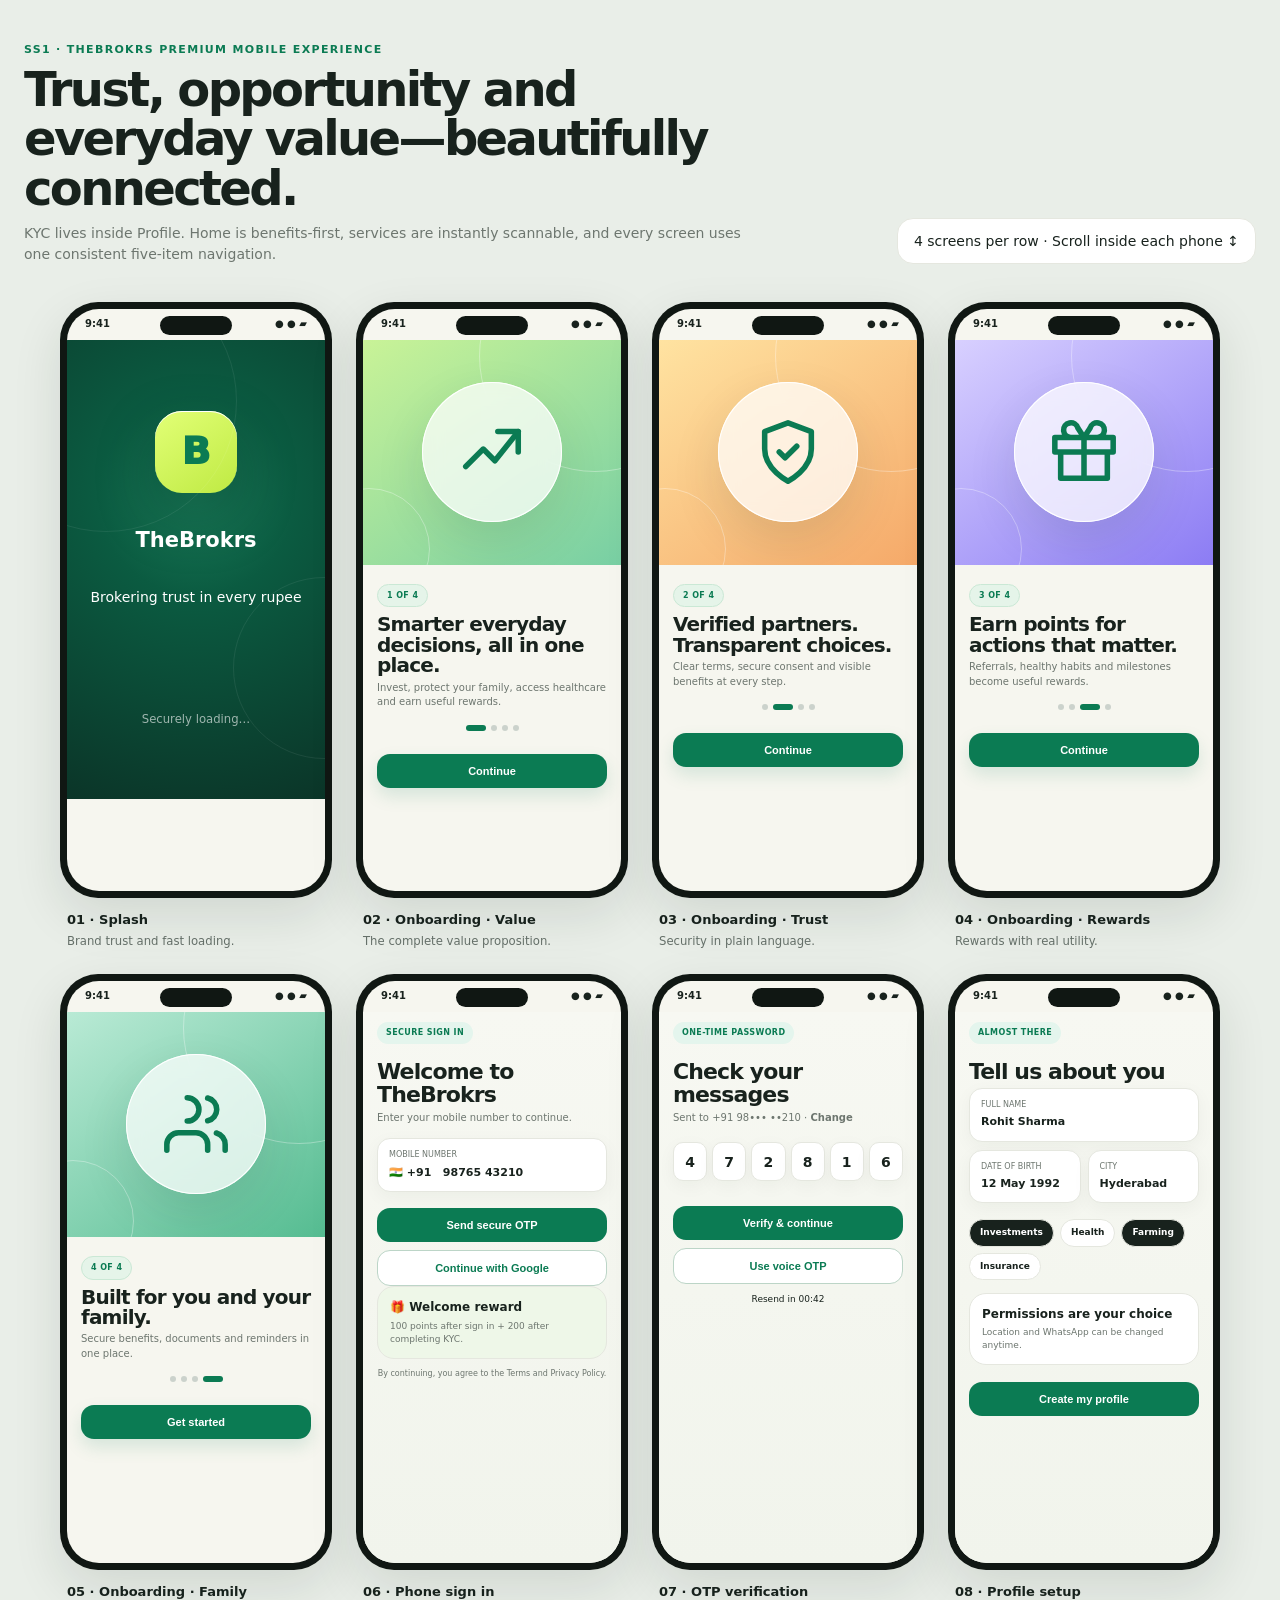
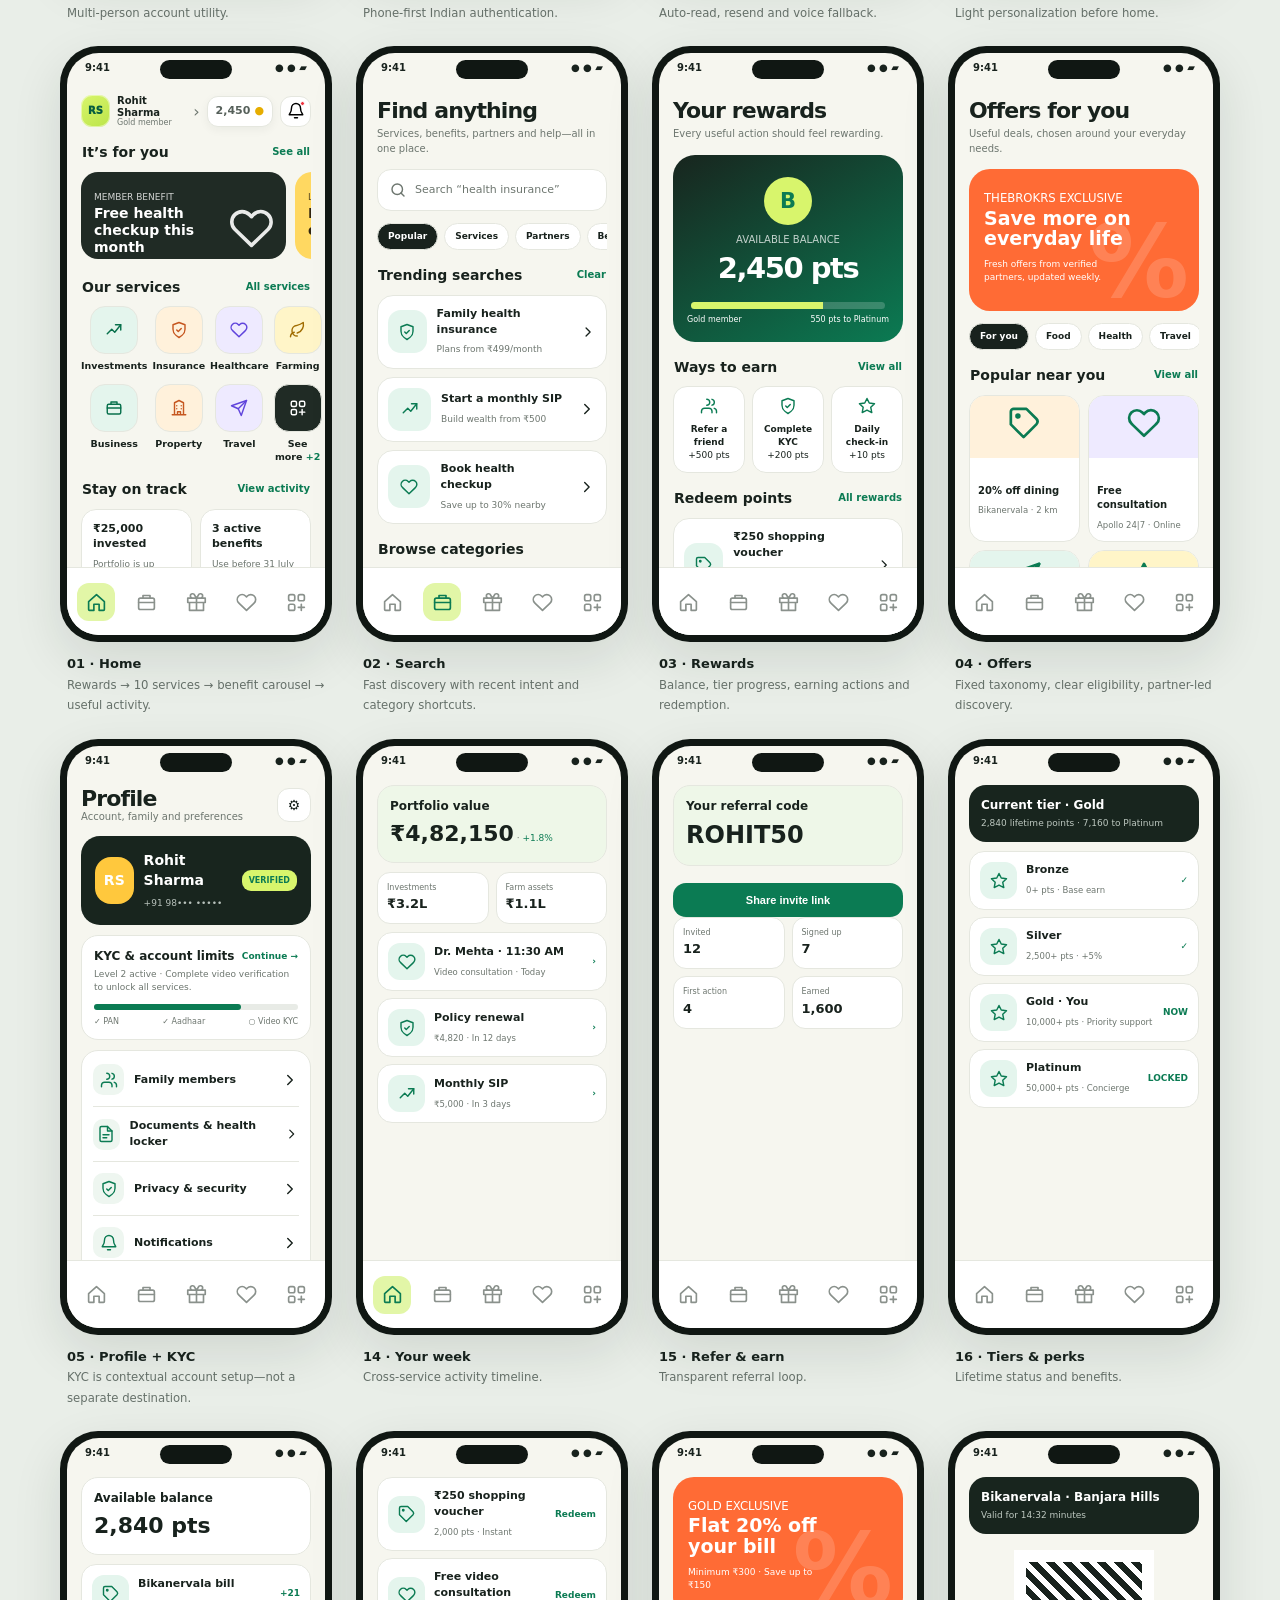
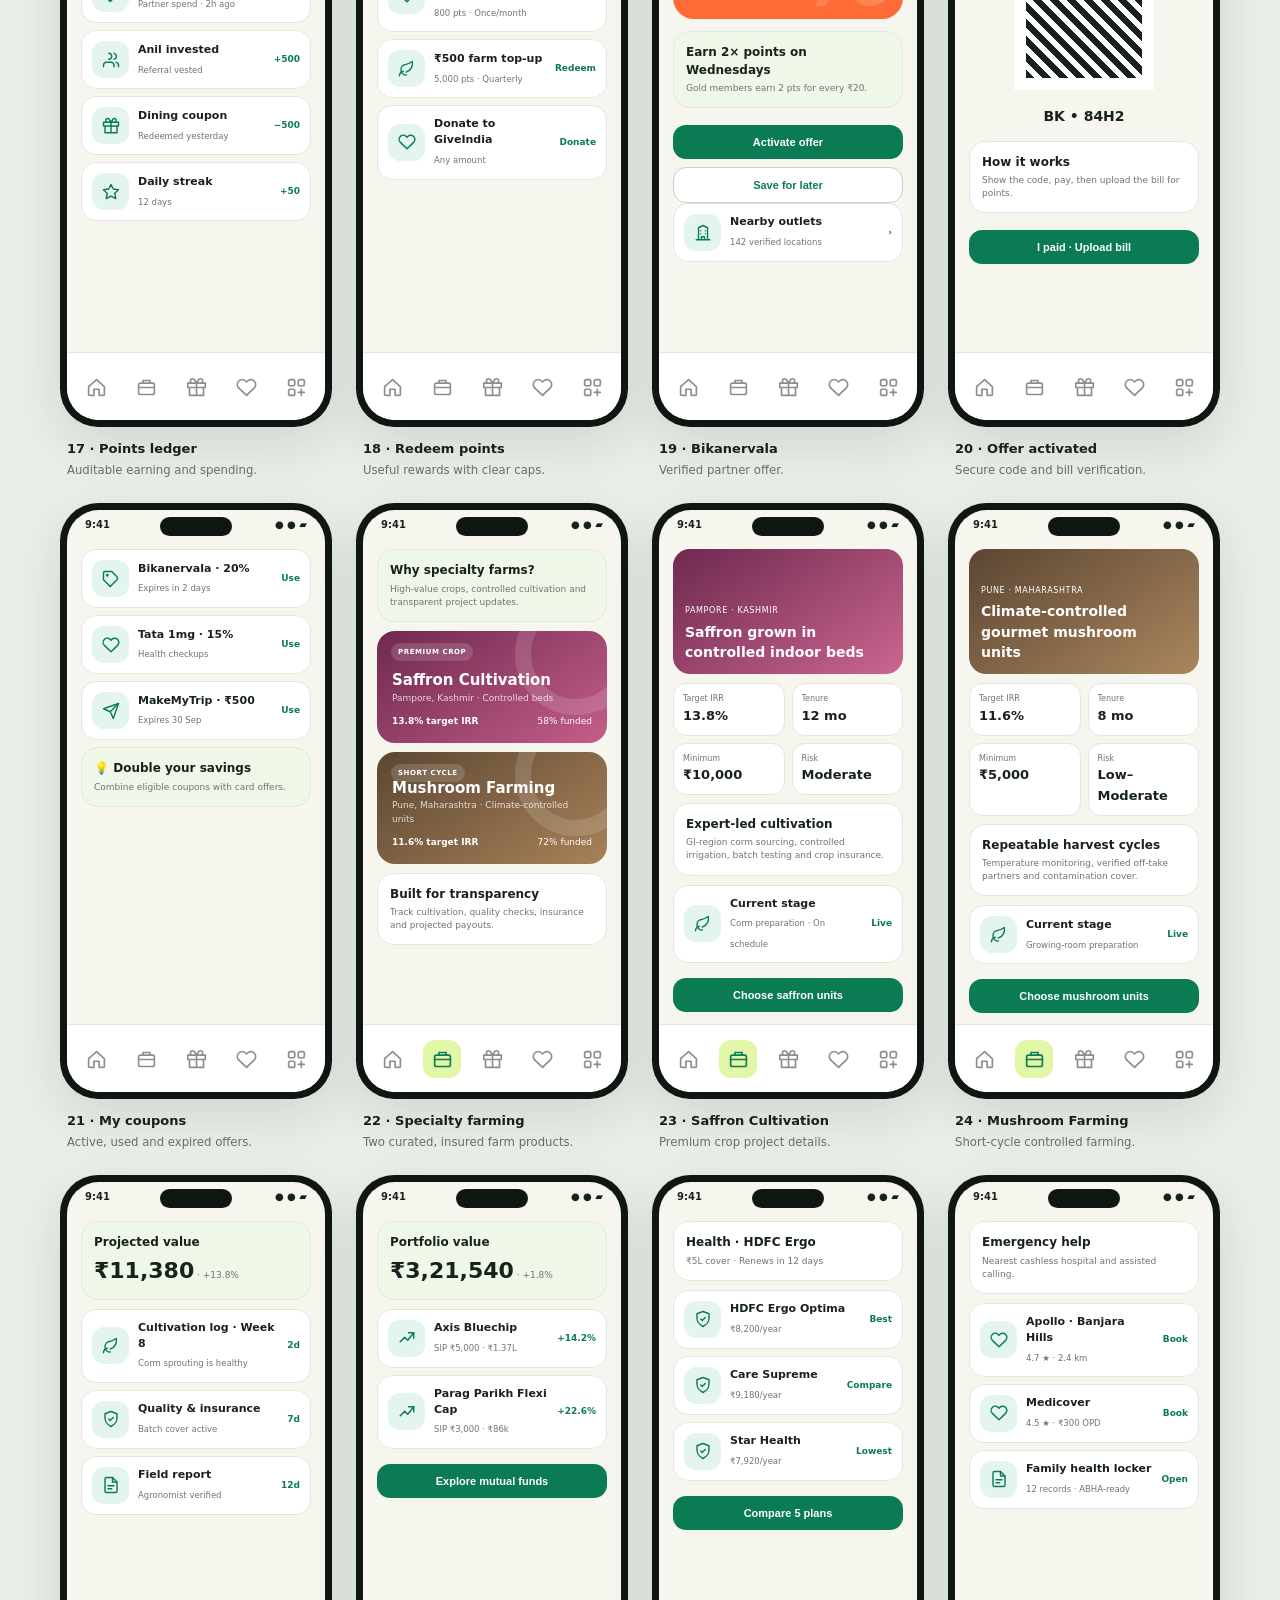
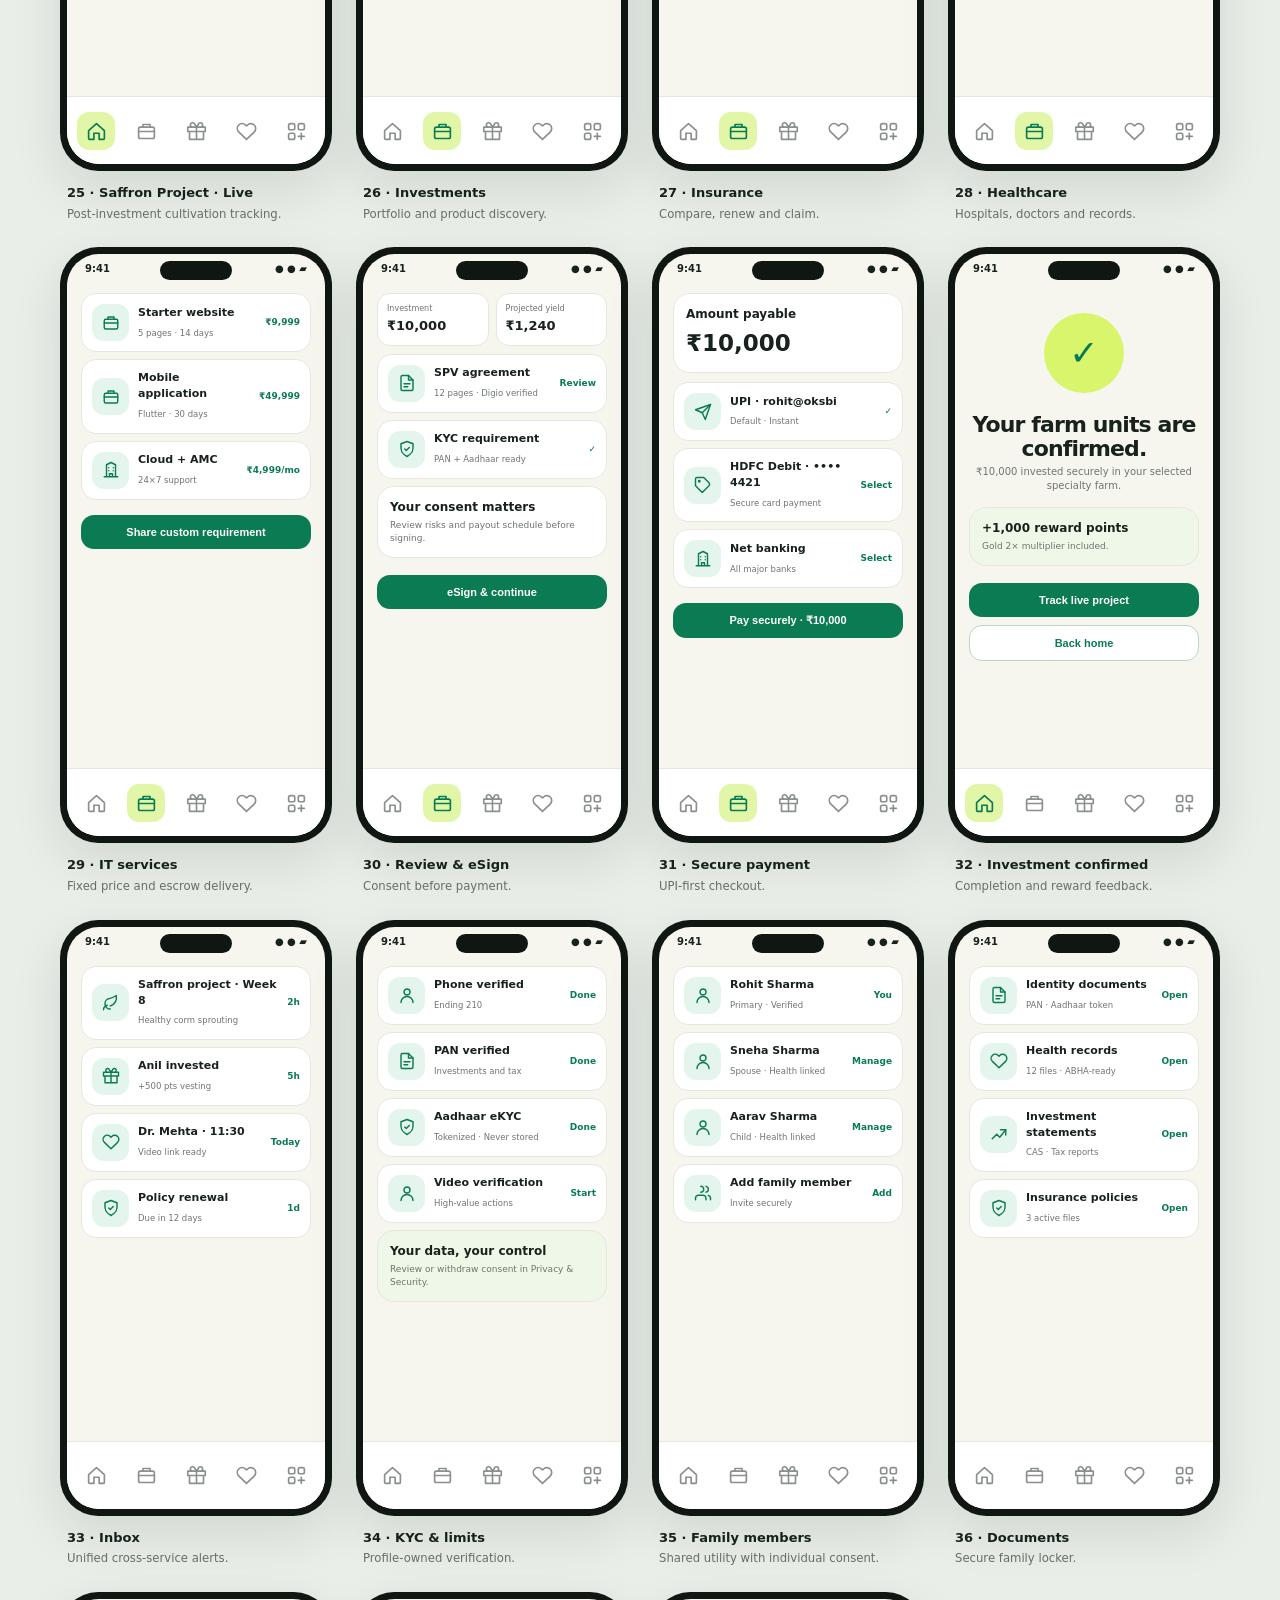
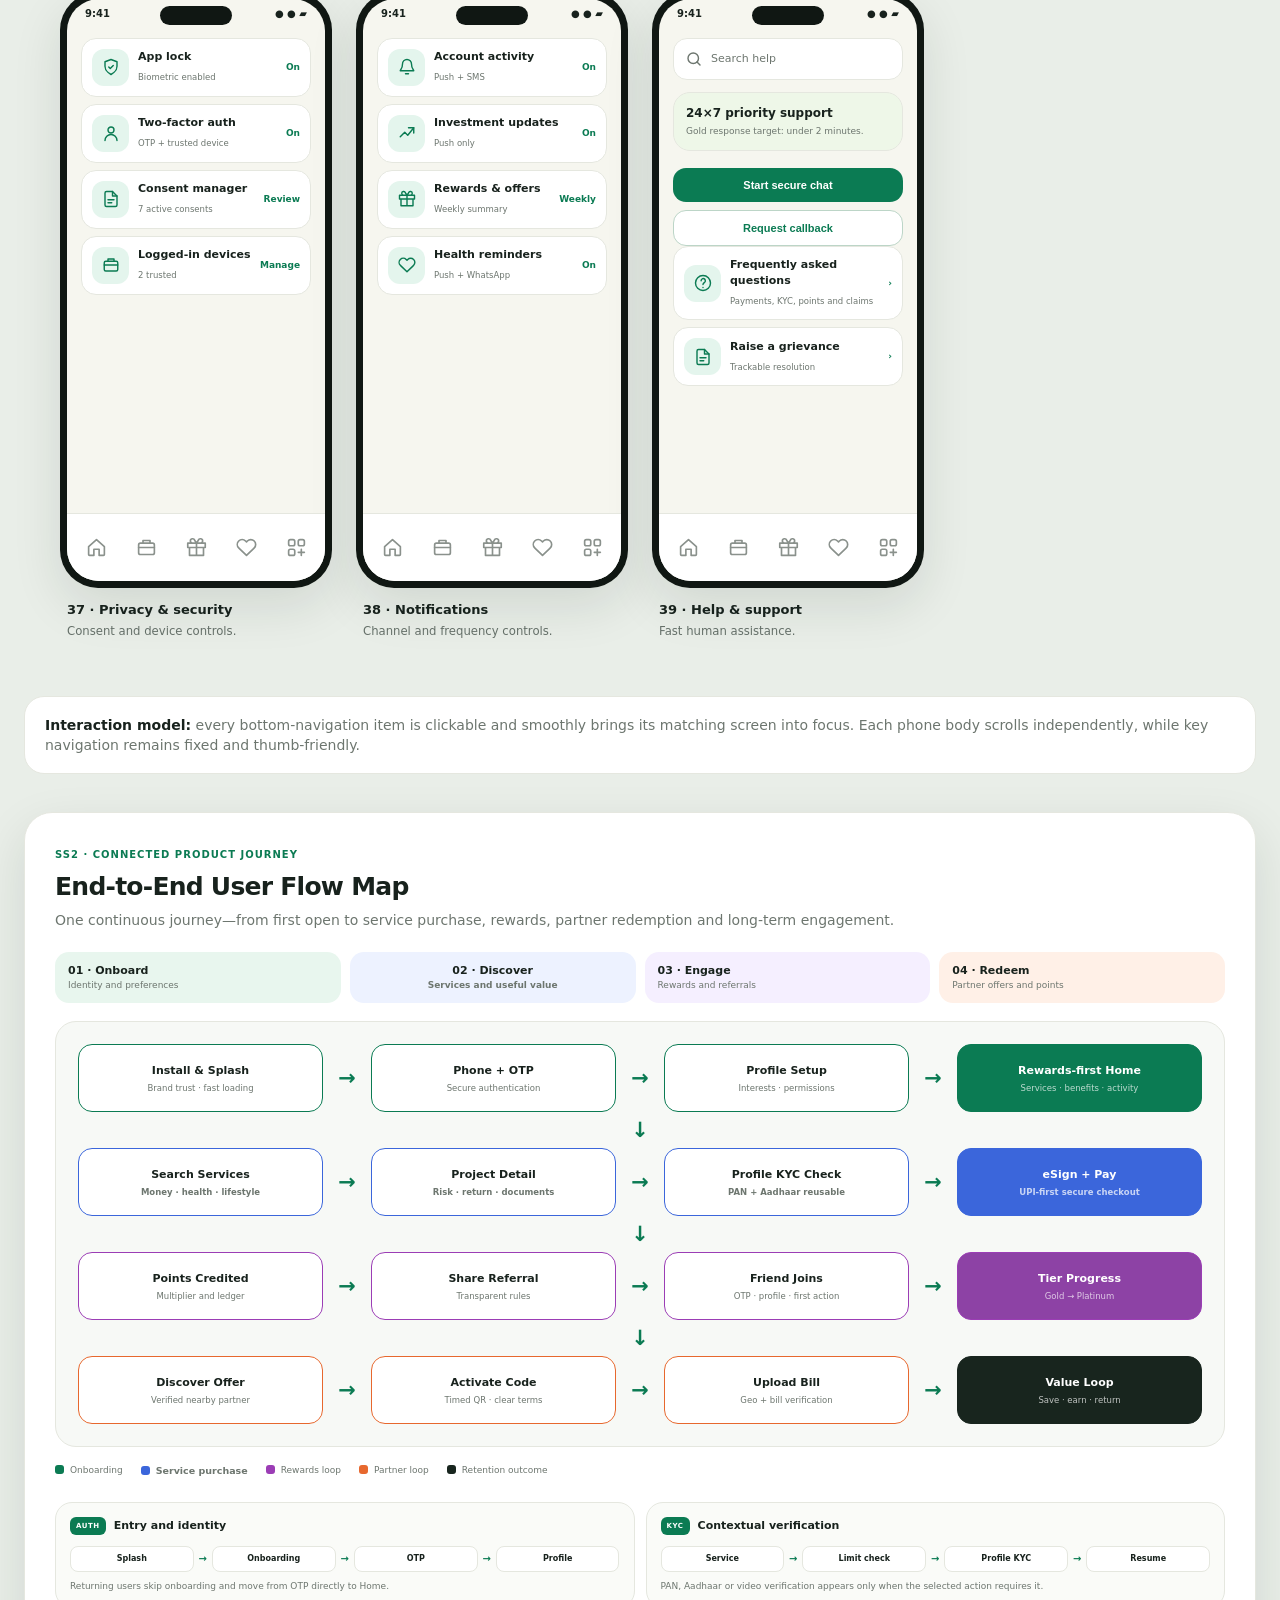
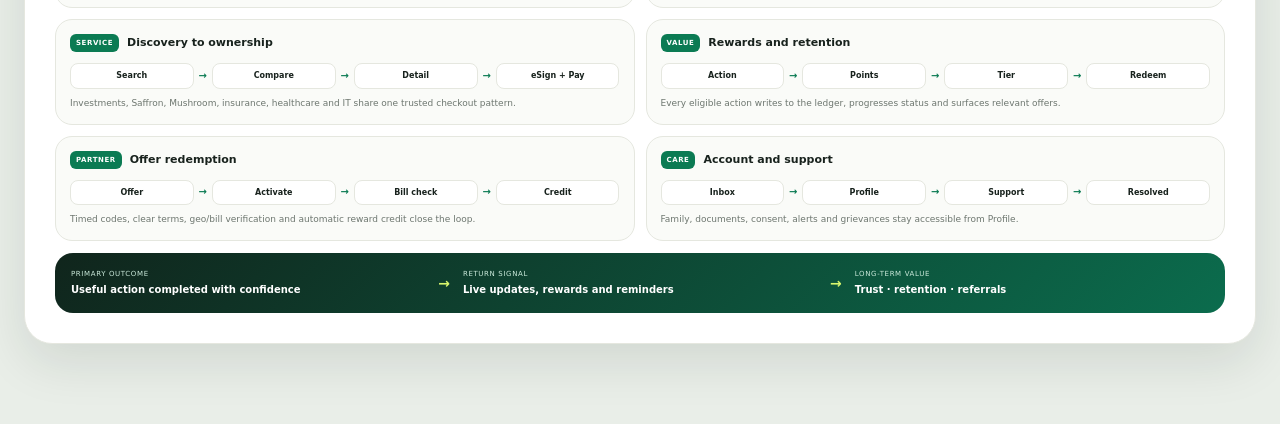
<file: 02-wireframes.html>
<!doctype html>
<html lang="en">
  <head>
    <meta charset="utf-8" />
    <meta name="viewport" content="width=device-width,initial-scale=1" />
    <title>TheBrokrs — Connected Mobile App Wireframe</title>
    <style>
      :root {
        --ink: #18221d;
        --muted: #6d766f;
        --green: #0b7b53;
        --lime: #d8f56c;
        --cream: #f6f6ef;
        --line: #e5e7df;
        --orange: #ff6b35;
        --purple: #7457ff;
        --yellow: #ffc83d;
        --shadow: 0 18px 50px #16241d1c;
      }
      * {
        box-sizing: border-box;
      }
      body {
        margin: 0;
        background: #e9eee8;
        color: var(--ink);
        font:
          14px/1.45 Inter,
          ui-sans-serif,
          system-ui,
          -apple-system,
          "Segoe UI",
          sans-serif;
      }
      .page {
        max-width: 1460px;
        margin: auto;
        padding: 42px 24px 80px;
      }
      .intro {
        display: flex;
        justify-content: space-between;
        gap: 30px;
        align-items: end;
        margin-bottom: 34px;
      }
      .eyebrow {
        color: var(--green);
        font-weight: 800;
        letter-spacing: 0.12em;
        text-transform: uppercase;
        font-size: 11px;
      }
      .intro h1 {
        font-size: clamp(28px, 4vw, 48px);
        line-height: 1.03;
        letter-spacing: -0.055em;
        margin: 7px 0 10px;
        max-width: 780px;
      }
      .intro p {
        margin: 0;
        color: var(--muted);
        max-width: 720px;
      }
      .legend {
        background: #fff;
        border: 1px solid var(--line);
        padding: 12px 16px;
        border-radius: 16px;
        white-space: nowrap;
      }
      .gallery {
        display: grid;
        grid-template-columns: repeat(5, 272px);
        gap: 24px;
        overflow-x: auto;
        padding: 4px 4px 28px;
        scroll-snap-type: x mandatory;
      }
      .mock {
        scroll-snap-align: start;
      }
      .phone {
        width: 272px;
        height: 596px;
        padding: 7px;
        background: #101713;
        border-radius: 38px;
        box-shadow: var(--shadow);
        position: relative;
      }
      .screen {
        height: 100%;
        background: var(--cream);
        border-radius: 32px;
        overflow: hidden;
        position: relative;
      }
      .status {
        height: 31px;
        padding: 8px 18px 0;
        display: flex;
        justify-content: space-between;
        font-size: 10px;
        font-weight: 800;
      }
      .island {
        position: absolute;
        top: 7px;
        left: 50%;
        transform: translateX(-50%);
        width: 72px;
        height: 19px;
        border-radius: 20px;
        background: #101713;
        z-index: 5;
      }
      .content {
        height: calc(100% - 31px);
        overflow-y: auto;
        padding: 8px 14px 84px;
        scrollbar-width: none;
      }
      .content::-webkit-scrollbar,
      .rail::-webkit-scrollbar {
        display: none;
      }
      .nav {
        height: 68px;
        position: absolute;
        bottom: 0;
        left: 0;
        right: 0;
        background: #fff;
        border-top: 1px solid var(--line);
        display: grid;
        grid-template-columns: repeat(5, 1fr);
        z-index: 10;
        padding: 8px 4px 7px;
      }
      .nav button {
        border: 0;
        background: none;
        color: #8a918c;
        font: 600 9px inherit;
        display: flex;
        flex-direction: column;
        align-items: center;
        justify-content: center;
        padding: 0;
        cursor: pointer;
      }
      .nav .ico {
        width: 38px;
        height: 38px;
        display: grid;
        place-items: center;
        border-radius: 12px;
      }
      .nav button.active {
        color: var(--green);
      }
      .nav button.active .ico {
        background: #e2f6a7;
      }
      .nav button .i {
        width: 21px;
        height: 21px;
      }
      .i {
        width: 18px;
        height: 18px;
        fill: none;
        stroke: currentColor;
        stroke-width: 1.9;
        stroke-linecap: round;
        stroke-linejoin: round;
      }
      .top {
        display: flex;
        align-items: center;
        justify-content: space-between;
        margin: 2px 0 12px;
      }
      .avatar {
        width: 34px;
        height: 34px;
        border-radius: 12px;
        background: var(--yellow);
        display: grid;
        place-items: center;
        font-weight: 900;
      }
      .hello {
        font-size: 10px;
        color: var(--muted);
      }
      .name {
        font-size: 15px;
        font-weight: 800;
        line-height: 1.1;
      }
      .iconbtn {
        width: 34px;
        height: 34px;
        border: 1px solid var(--line);
        background: #fff;
        border-radius: 12px;
        display: grid;
        place-items: center;
      }
      .reward-card {
        background: var(--green);
        color: white;
        border-radius: 20px;
        padding: 15px;
        position: relative;
        overflow: hidden;
        margin-bottom: 15px;
      }
      .reward-card:after {
        content: "";
        position: absolute;
        width: 95px;
        height: 95px;
        background: var(--lime);
        border-radius: 50%;
        right: -35px;
        top: -42px;
        opacity: 0.95;
      }
      .points {
        font-size: 25px;
        font-weight: 900;
        letter-spacing: -0.04em;
      }
      .soft {
        font-size: 10px;
        opacity: 0.75;
      }
      .reward-row {
        display: flex;
        justify-content: space-between;
        align-items: end;
      }
      .tiny-link {
        font-size: 10px;
        color: var(--lime);
        font-weight: 800;
      }
      .section-head {
        display: flex;
        align-items: center;
        justify-content: space-between;
        margin: 15px 1px 9px;
      }
      .section-head b {
        font-size: 14px;
      }
      .section-head span {
        font-size: 10px;
        color: var(--green);
        font-weight: 800;
      }
      .services {
        display: grid;
        grid-template-columns: repeat(4, 1fr);
        gap: 11px 5px;
      }
      .service {
        text-align: center;
        font-size: 9.5px;
        font-weight: 650;
      }
      .service .tile {
        width: 48px;
        height: 48px;
        margin: 0 auto 5px;
        border-radius: 15px;
        display: grid;
        place-items: center;
        background: #fff;
        border: 1px solid var(--line);
      }
      .service:nth-child(4n + 1) .tile {
        background: #e4f5ed;
        color: #08704c;
      }
      .service:nth-child(4n + 2) .tile {
        background: #fff1db;
        color: #c65720;
      }
      .service:nth-child(4n + 3) .tile {
        background: #eeeaff;
        color: #6045dc;
      }
      .service:nth-child(4n + 4) .tile {
        background: #fff5c8;
        color: #a06c00;
      }
      .service.more .tile {
        background: #202b25;
        color: #fff;
      }
      .benefits {
        display: flex;
        gap: 9px;
        overflow-x: auto;
        scroll-snap-type: x mandatory;
        padding-bottom: 3px;
      }
      .benefit {
        min-width: 205px;
        height: 87px;
        border-radius: 17px;
        padding: 13px;
        scroll-snap-align: start;
        position: relative;
        overflow: hidden;
        background: #202b25;
        color: #fff;
      }
      .benefit.alt {
        background: #ffd861;
        color: #302510;
      }
      .benefit.purple {
        background: #7457ff;
      }
      .benefit b {
        display: block;
        width: 125px;
        line-height: 1.2;
      }
      .benefit small {
        font-size: 9px;
        opacity: 0.8;
      }
      .benefit .bigicon {
        position: absolute;
        right: 12px;
        bottom: 8px;
        width: 45px;
        height: 45px;
        opacity: 0.9;
      }
      .quick {
        display: grid;
        grid-template-columns: 1fr 1fr;
        gap: 8px;
      }
      .quick .card {
        background: #fff;
        border: 1px solid var(--line);
        border-radius: 15px;
        padding: 11px;
      }
      .quick b {
        font-size: 11px;
        display: block;
      }
      .quick small {
        font-size: 9px;
        color: var(--muted);
      }
      .screen-title {
        font-size: 22px;
        line-height: 1.05;
        letter-spacing: -0.04em;
        margin: 7px 0 5px;
      }
      .screen-sub {
        font-size: 10px;
        color: var(--muted);
        margin: 0 0 13px;
      }
      .searchbox {
        display: flex;
        align-items: center;
        gap: 8px;
        background: #fff;
        border: 1px solid var(--line);
        border-radius: 14px;
        padding: 11px;
        margin-bottom: 12px;
        color: var(--muted);
        font-size: 11px;
      }
      .chips {
        display: flex;
        gap: 6px;
        overflow: auto;
        margin-bottom: 13px;
      }
      .chip {
        white-space: nowrap;
        padding: 6px 10px;
        border-radius: 99px;
        background: #fff;
        border: 1px solid var(--line);
        font-size: 9px;
        font-weight: 700;
      }
      .chip.active {
        background: var(--ink);
        color: #fff;
      }
      .result {
        background: #fff;
        border: 1px solid var(--line);
        padding: 10px;
        border-radius: 16px;
        margin-bottom: 8px;
        display: flex;
        gap: 10px;
        align-items: center;
      }
      .result .r-icon {
        width: 43px;
        height: 43px;
        border-radius: 13px;
        background: #e4f5ed;
        color: var(--green);
        display: grid;
        place-items: center;
      }
      .result b {
        font-size: 11px;
        display: block;
      }
      .result small {
        color: var(--muted);
        font-size: 9px;
      }
      .arrow {
        margin-left: auto;
      }
      .balance {
        text-align: center;
        background: linear-gradient(150deg, #18251e, #0b7b53);
        border-radius: 22px;
        color: #fff;
        padding: 22px 14px 16px;
        margin-bottom: 12px;
      }
      .balance .coin {
        width: 48px;
        height: 48px;
        border-radius: 50%;
        margin: auto auto 8px;
        background: var(--lime);
        color: var(--green);
        display: grid;
        place-items: center;
        font-size: 21px;
        font-weight: 900;
      }
      .balance h2 {
        font-size: 29px;
        margin: 0;
        letter-spacing: -0.05em;
      }
      .progress {
        height: 7px;
        border-radius: 9px;
        background: #ffffff30;
        margin: 13px 4px 5px;
        overflow: hidden;
      }
      .progress i {
        display: block;
        width: 68%;
        height: 100%;
        background: var(--lime);
      }
      .progress-label {
        display: flex;
        justify-content: space-between;
        font-size: 8px;
      }
      .earn {
        display: grid;
        grid-template-columns: repeat(3, 1fr);
        gap: 7px;
      }
      .earn div {
        background: #fff;
        border: 1px solid var(--line);
        border-radius: 14px;
        padding: 10px 6px;
        text-align: center;
        font-size: 9px;
      }
      .earn .i {
        color: var(--green);
        margin-bottom: 4px;
      }
      .offer-hero {
        background: #ff6b35;
        border-radius: 21px;
        padding: 18px 15px;
        color: #fff;
        position: relative;
        overflow: hidden;
        margin-bottom: 12px;
      }
      .offer-hero:after {
        content: "%";
        position: absolute;
        right: 10px;
        bottom: -24px;
        font-size: 100px;
        font-weight: 900;
        opacity: 0.16;
      }
      .offer-hero h3 {
        margin: 0;
        font-size: 19px;
        line-height: 1.1;
        width: 150px;
      }
      .offer-hero p {
        font-size: 9px;
        width: 150px;
      }
      .offer-grid {
        display: grid;
        grid-template-columns: 1fr 1fr;
        gap: 8px;
      }
      .offer {
        background: #fff;
        border: 1px solid var(--line);
        border-radius: 16px;
        overflow: hidden;
      }
      .offer .art {
        height: 70px;
        display: grid;
        place-items: center;
        background: #fff1db;
        color: #ff6b35;
      }
      .offer:nth-child(2) .art {
        background: #eeeaff;
        color: #7457ff;
      }
      .offer:nth-child(3) .art {
        background: #e4f5ed;
        color: #0b7b53;
      }
      .offer:nth-child(4) .art {
        background: #fff5c8;
        color: #9b6b00;
      }
      .offer .copy {
        padding: 8px;
      }
      .offer b {
        font-size: 10px;
        display: block;
      }
      .offer small {
        font-size: 8.5px;
        color: var(--muted);
      }
      .profile-card {
        display: flex;
        align-items: center;
        gap: 10px;
        background: #18251e;
        color: #fff;
        border-radius: 19px;
        padding: 14px;
        margin-bottom: 10px;
      }
      .profile-card .avatar {
        width: 47px;
        height: 47px;
        border-radius: 16px;
      }
      .profile-card b {
        display: block;
      }
      .profile-card small {
        font-size: 9px;
        color: #b7c1bb;
      }
      .verified {
        margin-left: auto;
        background: var(--lime);
        color: var(--green);
        font-size: 8px;
        font-weight: 900;
        padding: 5px 7px;
        border-radius: 9px;
      }
      .kyc {
        background: #fff;
        border: 1px solid var(--line);
        border-radius: 17px;
        padding: 12px;
        margin-bottom: 10px;
      }
      .kyc-top {
        display: flex;
        justify-content: space-between;
        align-items: center;
      }
      .kyc h3 {
        font-size: 12px;
        margin: 0;
      }
      .kyc p {
        font-size: 9px;
        color: var(--muted);
        margin: 3px 0 9px;
      }
      .kyc .bar {
        height: 6px;
        background: #e8ebe6;
        border-radius: 9px;
      }
      .kyc .bar i {
        display: block;
        width: 72%;
        height: 100%;
        background: var(--green);
        border-radius: 9px;
      }
      .kyc .steps {
        display: flex;
        justify-content: space-between;
        margin-top: 6px;
        font-size: 8px;
        color: var(--muted);
      }
      .menu {
        background: #fff;
        border: 1px solid var(--line);
        border-radius: 17px;
        padding: 2px 11px;
      }
      .menu-row {
        display: flex;
        align-items: center;
        gap: 10px;
        border-bottom: 1px solid var(--line);
        padding: 11px 0;
        font-size: 11px;
        font-weight: 700;
      }
      .menu-row:last-child {
        border: 0;
      }
      .menu-row .mini {
        width: 31px;
        height: 31px;
        border-radius: 10px;
        background: #eef6f0;
        color: var(--green);
        display: grid;
        place-items: center;
      }
      .caption {
        padding: 13px 7px 0;
      }
      .caption b {
        display: block;
        font-size: 13px;
      }
      .caption small {
        color: #66716a;
      }
      .note {
        margin-top: 28px;
        padding: 18px 20px;
        background: #fff;
        border: 1px solid var(--line);
        border-radius: 20px;
        color: var(--muted);
      }
      @media (max-width: 620px) {
        .page {
          padding: 26px 14px 60px;
        }
        .intro {
          display: block;
        }
        .legend {
          display: inline-block;
          margin-top: 16px;
        }
        .gallery {
          gap: 16px;
        }
      }
      .mock[data-screen="home"] .services > .service:nth-child(8),
      .mock[data-screen="home"] .services > .service:nth-child(9) {
        display: none;
      }
      .mock[data-screen="home"] .service.more:after {
        content: " +2";
        color: #0b7b53;
        font-weight: 900;
      }
    </style>
    <link rel="stylesheet" href="02-flow.css" />
    <link rel="stylesheet" href="02-layout.css" />
    <link rel="stylesheet" href="02-home.css" />
    <link rel="stylesheet" href="02-products.css" />
    <link rel="stylesheet" href="02-premium.css" />
  </head>
  <body>
    <svg width="0" height="0" style="position: absolute">
      <defs>
        <symbol id="home" viewBox="0 0 24 24">
          <path d="m3 11 9-8 9 8v9a1 1 0 0 1-1 1h-5v-7H9v7H4a1 1 0 0 1-1-1z" />
        </symbol>
        <symbol id="search" viewBox="0 0 24 24">
          <circle cx="11" cy="11" r="7" />
          <path d="m20 20-4-4" />
        </symbol>
        <symbol id="gift" viewBox="0 0 24 24">
          <path
            d="M20 12v9H4v-9M2 7h20v5H2zM12 7v14M12 7H7.5a2.5 2.5 0 1 1 2.4-3.2L12 7Zm0 0h4.5a2.5 2.5 0 1 0-2.4-3.2L12 7Z"
          />
        </symbol>
        <symbol id="tag" viewBox="0 0 24 24">
          <path d="M20 13 11 22l-9-9V4a2 2 0 0 1 2-2h9l7 7a3 3 0 0 1 0 4Z" />
          <circle cx="7" cy="7" r="1" />
        </symbol>
        <symbol id="user" viewBox="0 0 24 24">
          <circle cx="12" cy="8" r="4" />
          <path d="M4 22a8 8 0 0 1 16 0" />
        </symbol>
        <symbol id="bell" viewBox="0 0 24 24">
          <path d="M18 8a6 6 0 0 0-12 0c0 7-3 7-3 9h18c0-2-3-2-3-9M10 21h4" />
        </symbol>
        <symbol id="plane" viewBox="0 0 24 24">
          <path d="m22 2-7 20-4-9-9-4Z" />
          <path d="M22 2 11 13" />
        </symbol>
        <symbol id="shield" viewBox="0 0 24 24">
          <path d="M12 22s8-4 8-11V5l-8-3-8 3v6c0 7 8 11 8 11Z" />
          <path d="m9 12 2 2 4-4" />
        </symbol>
        <symbol id="heart" viewBox="0 0 24 24">
          <path
            d="M20.8 4.6a5.5 5.5 0 0 0-7.8 0L12 5.7l-1.1-1.1a5.5 5.5 0 0 0-7.8 7.8l1.1 1.1L12 21l7.8-7.5 1.1-1.1a5.5 5.5 0 0 0-.1-7.8Z"
          />
        </symbol>
        <symbol id="trend" viewBox="0 0 24 24">
          <path d="m3 17 6-6 4 4 8-10" />
          <path d="M14 5h7v7" />
        </symbol>
        <symbol id="leaf" viewBox="0 0 24 24">
          <path d="M11 20A7 7 0 0 1 9.8 6.1C15.5 4.7 19 2 19 2c1 5-1 12-8 14" />
          <path d="M2 21c0-3 2-5 5-6" />
        </symbol>
        <symbol id="brief" viewBox="0 0 24 24">
          <rect x="3" y="7" width="18" height="13" rx="2" />
          <path d="M8 7V4h8v3M3 12h18" />
        </symbol>
        <symbol id="building" viewBox="0 0 24 24">
          <path
            d="M3 21h18M6 21V5l6-3 6 3v16M9 9h.01M15 9h.01M9 13h.01M15 13h.01M10 21v-4h4v4"
          />
        </symbol>
        <symbol id="more" viewBox="0 0 24 24">
          <rect x="3" y="3" width="7" height="7" rx="2" />
          <rect x="14" y="3" width="7" height="7" rx="2" />
          <rect x="3" y="14" width="7" height="7" rx="2" />
          <path d="M17.5 14v7M14 17.5h7" />
        </symbol>
        <symbol id="star" viewBox="0 0 24 24">
          <path
            d="m12 2 3 6 7 .9-5 4.8 1.4 7-6.4-3.3-6.4 3.3 1.3-7-5-4.8L9 8Z"
          />
        </symbol>
        <symbol id="arrow" viewBox="0 0 24 24">
          <path d="m9 18 6-6-6-6" />
        </symbol>
        <symbol id="users" viewBox="0 0 24 24">
          <path
            d="M16 21v-2a4 4 0 0 0-4-4H6a4 4 0 0 0-4 4v2M9 11a4 4 0 1 0 0-8M22 21v-2a4 4 0 0 0-3-3.9M16 3.1a4 4 0 0 1 0 7.8"
          />
        </symbol>
        <symbol id="doc" viewBox="0 0 24 24">
          <path
            d="M14 2H6a2 2 0 0 0-2 2v16a2 2 0 0 0 2 2h12a2 2 0 0 0 2-2V8Z"
          />
          <path d="M14 2v6h6M8 13h8M8 17h5" />
        </symbol>
        <symbol id="help" viewBox="0 0 24 24">
          <circle cx="12" cy="12" r="10" />
          <path d="M9.5 9a2.8 2.8 0 1 1 4.7 2c-1.2 1-2.2 1.5-2.2 3M12 18h.01" />
        </symbol>
      </defs>
    </svg>
    <main class="page">
      <div class="intro">
        <div>
          <div class="eyebrow">SS1 · TheBrokrs premium mobile experience</div>
          <h1>Trust, opportunity and everyday value—beautifully connected.</h1>
          <p>
            KYC lives inside Profile. Home is benefits-first, services are
            instantly scannable, and every screen uses one consistent five-item
            navigation.
          </p>
        </div>
        <div class="legend">4 screens per row · Scroll inside each phone ↕</div>
      </div>
      <section class="gallery" id="gallery">
        <article class="mock" data-screen="home">
          <div class="phone">
            <div class="screen">
              <div class="island"></div>
              <div class="status"><span>9:41</span><span>● ● ▰</span></div>
              <div class="content">
                <div class="home-utility">
                  <button class="profile-pill" type="button" data-go="profile" aria-label="Open Rohit's profile"><span class="profile-avatar">RS</span><span><b>Rohit Sharma</b><small>Gold member</small></span><span class="profile-chevron">›</span></button>
                  <button class="points-pill" type="button" data-go="rewards" aria-label="Open 2450 reward points"><b>2,450</b><span>●</span></button>
                  <button class="iconbtn" type="button" data-go="inbox" aria-label="Open notifications"><svg class="i"><use href="#bell" /></svg><i class="alert-dot"></i></button>
                </div>
                <div class="section-head for-you-head"><b>It’s for you</b><span>See all</span></div>
                <div class="benefits home-benefits">
                  <div class="benefit" data-go="health"><small>MEMBER BENEFIT</small><b>Free health checkup this month</b><svg class="i bigicon"><use href="#heart" /></svg></div>
                  <div class="benefit alt" data-go="invest"><small>LIMITED TIME</small><b>Earn 2× points on investments</b><svg class="i bigicon"><use href="#star" /></svg></div>
                  <div class="benefit purple" data-go="family"><small>FAMILY PERK</small><b>Add family & unlock rewards</b><svg class="i bigicon"><use href="#users" /></svg></div>
                </div>
                <div class="section-head">
                  <b>Our services</b><span>All services</span>
                </div>
                <div class="services">
                  <div class="service">
                    <div class="tile">
                      <svg class="i"><use href="#trend" /></svg>
                    </div>
                    Investments
                  </div>
                  <div class="service">
                    <div class="tile">
                      <svg class="i"><use href="#shield" /></svg>
                    </div>
                    Insurance
                  </div>
                  <div class="service">
                    <div class="tile">
                      <svg class="i"><use href="#heart" /></svg>
                    </div>
                    Healthcare
                  </div>
                  <div class="service">
                    <div class="tile">
                      <svg class="i"><use href="#leaf" /></svg>
                    </div>
                    Farming
                  </div>
                  <div class="service">
                    <div class="tile">
                      <svg class="i"><use href="#brief" /></svg>
                    </div>
                    Business
                  </div>
                  <div class="service">
                    <div class="tile">
                      <svg class="i"><use href="#building" /></svg>
                    </div>
                    Property
                  </div>
                  <div class="service">
                    <div class="tile">
                      <svg class="i"><use href="#plane" /></svg>
                    </div>
                    Travel
                  </div>
                  <div class="service">
                    <div class="tile">
                      <svg class="i"><use href="#users" /></svg>
                    </div>
                    Consulting
                  </div>
                  <div class="service">
                    <div class="tile">
                      <svg class="i"><use href="#doc" /></svg>
                    </div>
                    IT Services
                  </div>
                  <div class="service more">
                    <div class="tile">
                      <svg class="i"><use href="#more" /></svg>
                    </div>
                    See more
                  </div>
                </div>
                <div class="section-head">
                  <b>Stay on track</b><span>View activity</span>
                </div>
                <div class="quick">
                  <div class="card">
                    <b>₹25,000 invested</b><small>Portfolio is up 4.2%</small>
                  </div>
                  <div class="card">
                    <b>3 active benefits</b><small>Use before 31 July</small>
                  </div>
                </div>
              </div>
              <div class="nav"></div>
            </div>
          </div>
          <div class="caption">
            <b>01 · Home</b
            ><small
              >Rewards → 10 services → benefit carousel → useful
              activity.</small
            >
          </div>
        </article>
        <article class="mock" data-screen="search">
          <div class="phone">
            <div class="screen">
              <div class="island"></div>
              <div class="status"><span>9:41</span><span>● ● ▰</span></div>
              <div class="content">
                <h2 class="screen-title">Find anything</h2>
                <p class="screen-sub">
                  Services, benefits, partners and help—all in one place.
                </p>
                <div class="searchbox">
                  <svg class="i"><use href="#search" /></svg>Search “health
                  insurance”
                </div>
                <div class="chips">
                  <span class="chip active">Popular</span
                  ><span class="chip">Services</span
                  ><span class="chip">Partners</span
                  ><span class="chip">Benefits</span>
                </div>
                <div class="section-head">
                  <b>Trending searches</b><span>Clear</span>
                </div>
                <div class="result">
                  <div class="r-icon">
                    <svg class="i"><use href="#shield" /></svg>
                  </div>
                  <div>
                    <b>Family health insurance</b
                    ><small>Plans from ₹499/month</small>
                  </div>
                  <svg class="i arrow"><use href="#arrow" /></svg>
                </div>
                <div class="result">
                  <div class="r-icon">
                    <svg class="i"><use href="#trend" /></svg>
                  </div>
                  <div>
                    <b>Start a monthly SIP</b
                    ><small>Build wealth from ₹500</small>
                  </div>
                  <svg class="i arrow"><use href="#arrow" /></svg>
                </div>
                <div class="result">
                  <div class="r-icon">
                    <svg class="i"><use href="#heart" /></svg>
                  </div>
                  <div>
                    <b>Book health checkup</b
                    ><small>Save up to 30% nearby</small>
                  </div>
                  <svg class="i arrow"><use href="#arrow" /></svg>
                </div>
                <div class="section-head"><b>Browse categories</b></div>
                <div class="services">
                  <div class="service">
                    <div class="tile">
                      <svg class="i"><use href="#leaf" /></svg>
                    </div>
                    Farming
                  </div>
                  <div class="service">
                    <div class="tile">
                      <svg class="i"><use href="#building" /></svg>
                    </div>
                    Property
                  </div>
                  <div class="service">
                    <div class="tile">
                      <svg class="i"><use href="#brief" /></svg>
                    </div>
                    Business
                  </div>
                  <div class="service">
                    <div class="tile">
                      <svg class="i"><use href="#plane" /></svg>
                    </div>
                    Travel
                  </div>
                </div>
              </div>
              <div class="nav"></div>
            </div>
          </div>
          <div class="caption">
            <b>02 · Search</b
            ><small
              >Fast discovery with recent intent and category shortcuts.</small
            >
          </div>
        </article>
        <article class="mock" data-screen="rewards">
          <div class="phone">
            <div class="screen">
              <div class="island"></div>
              <div class="status"><span>9:41</span><span>● ● ▰</span></div>
              <div class="content">
                <h2 class="screen-title">Your rewards</h2>
                <p class="screen-sub">
                  Every useful action should feel rewarding.
                </p>
                <div class="balance">
                  <div class="coin">B</div>
                  <div class="soft">AVAILABLE BALANCE</div>
                  <h2>2,450 pts</h2>
                  <div class="progress"><i></i></div>
                  <div class="progress-label">
                    <span>Gold member</span><span>550 pts to Platinum</span>
                  </div>
                </div>
                <div class="section-head">
                  <b>Ways to earn</b><span>View all</span>
                </div>
                <div class="earn">
                  <div>
                    <svg class="i"><use href="#users" /></svg><br /><b
                      >Refer a friend</b
                    ><br />+500 pts
                  </div>
                  <div>
                    <svg class="i"><use href="#shield" /></svg><br /><b
                      >Complete KYC</b
                    ><br />+200 pts
                  </div>
                  <div>
                    <svg class="i"><use href="#star" /></svg><br /><b
                      >Daily check-in</b
                    ><br />+10 pts
                  </div>
                </div>
                <div class="section-head">
                  <b>Redeem points</b><span>All rewards</span>
                </div>
                <div class="result">
                  <div class="r-icon">
                    <svg class="i"><use href="#tag" /></svg>
                  </div>
                  <div>
                    <b>₹250 shopping voucher</b
                    ><small>2,000 points · Instant delivery</small>
                  </div>
                  <svg class="i arrow"><use href="#arrow" /></svg>
                </div>
                <div class="result">
                  <div class="r-icon">
                    <svg class="i"><use href="#heart" /></svg>
                  </div>
                  <div>
                    <b>Annual health screening</b
                    ><small>1,800 points · 40+ tests</small>
                  </div>
                  <svg class="i arrow"><use href="#arrow" /></svg>
                </div>
                <div class="section-head"><b>Recent activity</b></div>
                <div class="quick">
                  <div class="card">
                    <b>+100 pts</b><small>Weekly streak</small>
                  </div>
                  <div class="card">
                    <b>−500 pts</b><small>Coffee voucher</small>
                  </div>
                </div>
              </div>
              <div class="nav"></div>
            </div>
          </div>
          <div class="caption">
            <b>03 · Rewards</b
            ><small
              >Balance, tier progress, earning actions and redemption.</small
            >
          </div>
        </article>
        <article class="mock" data-screen="offers">
          <div class="phone">
            <div class="screen">
              <div class="island"></div>
              <div class="status"><span>9:41</span><span>● ● ▰</span></div>
              <div class="content">
                <h2 class="screen-title">Offers for you</h2>
                <p class="screen-sub">
                  Useful deals, chosen around your everyday needs.
                </p>
                <div class="offer-hero">
                  <small>THEBROKRS EXCLUSIVE</small>
                  <h3>Save more on everyday life</h3>
                  <p>Fresh offers from verified partners, updated weekly.</p>
                </div>
                <div class="chips">
                  <span class="chip active">For you</span
                  ><span class="chip">Food</span><span class="chip">Health</span
                  ><span class="chip">Travel</span>
                </div>
                <div class="section-head">
                  <b>Popular near you</b><span>View all</span>
                </div>
                <div class="offer-grid">
                  <div class="offer">
                    <div class="art">
                      <svg class="i" style="width: 34px; height: 34px">
                        <use href="#tag" />
                      </svg>
                    </div>
                    <div class="copy">
                      <b>20% off dining</b><small>Bikanervala · 2 km</small>
                    </div>
                  </div>
                  <div class="offer">
                    <div class="art">
                      <svg class="i" style="width: 34px; height: 34px">
                        <use href="#heart" />
                      </svg>
                    </div>
                    <div class="copy">
                      <b>Free consultation</b
                      ><small>Apollo 24|7 · Online</small>
                    </div>
                  </div>
                  <div class="offer">
                    <div class="art">
                      <svg class="i" style="width: 34px; height: 34px">
                        <use href="#plane" />
                      </svg>
                    </div>
                    <div class="copy">
                      <b>₹500 off flights</b><small>On bookings over ₹5k</small>
                    </div>
                  </div>
                  <div class="offer">
                    <div class="art">
                      <svg class="i" style="width: 34px; height: 34px">
                        <use href="#star" />
                      </svg>
                    </div>
                    <div class="copy">
                      <b>Buy 1, get 1 coffee</b><small>Café Coffee Day</small>
                    </div>
                  </div>
                </div>
              </div>
              <div class="nav"></div>
            </div>
          </div>
          <div class="caption">
            <b>04 · Offers</b
            ><small
              >Fixed taxonomy, clear eligibility, partner-led discovery.</small
            >
          </div>
        </article>
        <article class="mock" data-screen="profile">
          <div class="phone">
            <div class="screen">
              <div class="island"></div>
              <div class="status"><span>9:41</span><span>● ● ▰</span></div>
              <div class="content">
                <div class="top">
                  <div>
                    <h2 class="screen-title" style="margin: 0">Profile</h2>
                    <div class="hello">Account, family and preferences</div>
                  </div>
                  <div class="iconbtn">⚙</div>
                </div>
                <div class="profile-card">
                  <div class="avatar">RS</div>
                  <div><b>Rohit Sharma</b><small>+91 98••• •••••</small></div>
                  <span class="verified">VERIFIED</span>
                </div>
                <div class="kyc">
                  <div class="kyc-top">
                    <h3>KYC & account limits</h3>
                    <span
                      style="
                        font-size: 9px;
                        color: var(--green);
                        font-weight: 800;
                      "
                      >Continue →</span
                    >
                  </div>
                  <p>
                    Level 2 active · Complete video verification to unlock all
                    services.
                  </p>
                  <div class="bar"><i></i></div>
                  <div class="steps">
                    <span>✓ PAN</span><span>✓ Aadhaar</span
                    ><span>○ Video KYC</span>
                  </div>
                </div>
                <div class="menu">
                  <div class="menu-row">
                    <div class="mini">
                      <svg class="i"><use href="#users" /></svg>
                    </div>
                    Family members<svg class="i arrow">
                      <use href="#arrow" />
                    </svg>
                  </div>
                  <div class="menu-row">
                    <div class="mini">
                      <svg class="i"><use href="#doc" /></svg>
                    </div>
                    Documents & health locker<svg class="i arrow">
                      <use href="#arrow" />
                    </svg>
                  </div>
                  <div class="menu-row">
                    <div class="mini">
                      <svg class="i"><use href="#shield" /></svg>
                    </div>
                    Privacy & security<svg class="i arrow">
                      <use href="#arrow" />
                    </svg>
                  </div>
                  <div class="menu-row">
                    <div class="mini">
                      <svg class="i"><use href="#bell" /></svg>
                    </div>
                    Notifications<svg class="i arrow">
                      <use href="#arrow" />
                    </svg>
                  </div>
                  <div class="menu-row">
                    <div class="mini">
                      <svg class="i"><use href="#help" /></svg>
                    </div>
                    Help & support<svg class="i arrow">
                      <use href="#arrow" />
                    </svg>
                  </div>
                </div>
                <div class="section-head">
                  <b>App language</b><span>English · बदलें</span>
                </div>
              </div>
              <div class="nav"></div>
            </div>
          </div>
          <div class="caption">
            <b>05 · Profile + KYC</b
            ><small
              >KYC is contextual account setup—not a separate
              destination.</small
            >
          </div>
        </article>
      </section>
      <div class="note">
        <b style="color: var(--ink)">Interaction model:</b> every
        bottom-navigation item is clickable and smoothly brings its matching
        screen into focus. Each phone body scrolls independently, while key
        navigation remains fixed and thumb-friendly.
      </div>
      <section class="journey-map" aria-labelledby="journey-title">
        <div class="journey-heading"><span>SS2 · Connected product journey</span><h2 id="journey-title">End-to-End User Flow Map</h2><p>One continuous journey—from first open to service purchase, rewards, partner redemption and long-term engagement.</p></div>
        <div class="journey-lanes"><div class="lane onboard"><b>01 · Onboard</b><small>Identity and preferences</small></div><div class="lane service"><b>02 · Discover</b><small>Services and useful value</small></div><div class="lane reward"><b>03 · Engage</b><small>Rewards and referrals</small></div><div class="lane partner"><b>04 · Redeem</b><small>Partner offers and points</small></div></div>
        <div class="journey-flow">
          <div class="map-node onboard"><b>Install & Splash</b><small>Brand trust · fast loading</small></div><i>→</i><div class="map-node onboard"><b>Phone + OTP</b><small>Secure authentication</small></div><i>→</i><div class="map-node onboard"><b>Profile Setup</b><small>Interests · permissions</small></div><i>→</i><div class="map-node onboard solid"><b>Rewards-first Home</b><small>Services · benefits · activity</small></div>
          <em>↓</em><div class="map-node service"><b>Search Services</b><small>Money · health · lifestyle</small></div><i>→</i><div class="map-node service"><b>Project Detail</b><small>Risk · return · documents</small></div><i>→</i><div class="map-node service"><b>Profile KYC Check</b><small>PAN + Aadhaar reusable</small></div><i>→</i><div class="map-node service solid"><b>eSign + Pay</b><small>UPI-first secure checkout</small></div>
          <em>↓</em><div class="map-node reward"><b>Points Credited</b><small>Multiplier and ledger</small></div><i>→</i><div class="map-node reward"><b>Share Referral</b><small>Transparent rules</small></div><i>→</i><div class="map-node reward"><b>Friend Joins</b><small>OTP · profile · first action</small></div><i>→</i><div class="map-node reward solid"><b>Tier Progress</b><small>Gold → Platinum</small></div>
          <em>↓</em><div class="map-node partner"><b>Discover Offer</b><small>Verified nearby partner</small></div><i>→</i><div class="map-node partner"><b>Activate Code</b><small>Timed QR · clear terms</small></div><i>→</i><div class="map-node partner"><b>Upload Bill</b><small>Geo + bill verification</small></div><i>→</i><div class="map-node outcome"><b>Value Loop</b><small>Save · earn · return</small></div>
        </div>
        <div class="journey-legend"><span class="onboard">Onboarding</span><span class="service">Service purchase</span><span class="reward">Rewards loop</span><span class="partner">Partner loop</span><span class="outcome">Retention outcome</span></div>
        <div class="flow-branches">
          <article><div class="branch-title"><span>AUTH</span><b>Entry and identity</b></div><div class="branch-chain"><i>Splash</i><b>→</b><i>Onboarding</i><b>→</b><i>OTP</i><b>→</b><i>Profile</i></div><p>Returning users skip onboarding and move from OTP directly to Home.</p></article>
          <article><div class="branch-title"><span>KYC</span><b>Contextual verification</b></div><div class="branch-chain"><i>Service</i><b>→</b><i>Limit check</i><b>→</b><i>Profile KYC</i><b>→</b><i>Resume</i></div><p>PAN, Aadhaar or video verification appears only when the selected action requires it.</p></article>
          <article><div class="branch-title"><span>SERVICE</span><b>Discovery to ownership</b></div><div class="branch-chain"><i>Search</i><b>→</b><i>Compare</i><b>→</b><i>Detail</i><b>→</b><i>eSign + Pay</i></div><p>Investments, Saffron, Mushroom, insurance, healthcare and IT share one trusted checkout pattern.</p></article>
          <article><div class="branch-title"><span>VALUE</span><b>Rewards and retention</b></div><div class="branch-chain"><i>Action</i><b>→</b><i>Points</i><b>→</b><i>Tier</i><b>→</b><i>Redeem</i></div><p>Every eligible action writes to the ledger, progresses status and surfaces relevant offers.</p></article>
          <article><div class="branch-title"><span>PARTNER</span><b>Offer redemption</b></div><div class="branch-chain"><i>Offer</i><b>→</b><i>Activate</i><b>→</b><i>Bill check</i><b>→</b><i>Credit</i></div><p>Timed codes, clear terms, geo/bill verification and automatic reward credit close the loop.</p></article>
          <article><div class="branch-title"><span>CARE</span><b>Account and support</b></div><div class="branch-chain"><i>Inbox</i><b>→</b><i>Profile</i><b>→</b><i>Support</i><b>→</b><i>Resolved</i></div><p>Family, documents, consent, alerts and grievances stay accessible from Profile.</p></article>
        </div>
        <div class="flow-outcome"><div><span>PRIMARY OUTCOME</span><b>Useful action completed with confidence</b></div><strong>→</strong><div><span>RETURN SIGNAL</span><b>Live updates, rewards and reminders</b></div><strong>→</strong><div><span>LONG-TERM VALUE</span><b>Trust · retention · referrals</b></div></div>
      </section>
    </main>
    <script>
      const items = [
        ["home", "Home", "home"],
        ["brief", "Services", "search"],
        ["gift", "Rewards", "gift"],
        ["heart", "Beneficiary Offers", "tag"],
        ["more", "More", "user"],
      ];
      document.querySelectorAll(".mock").forEach((mock) => {
        const current = mock.dataset.screen;
        const nav = mock.querySelector(".nav");
        nav.innerHTML = items
          .map(
            ([icon, label, target]) =>
              `<button type="button" data-go="${target}" class="${target === current ? "active" : ""}" aria-label="${label}" title="${label}"><span class="ico" aria-hidden="true"><svg class="i"><use href="#${icon}"></use></svg></span></button>`,
          )
          .join("");
      });
      document.addEventListener("click", (e) => {
        const b = e.target.closest("[data-go]");
        if (!b) return;
        document
          .querySelector(`[data-screen="${b.dataset.go}"]`)
          .scrollIntoView({
            behavior: "smooth",
            block: "start",
            inline: "nearest",
          });
      });
    </script>
    <script src="02-flow.js"></script>
  </body>
</html>
</file>
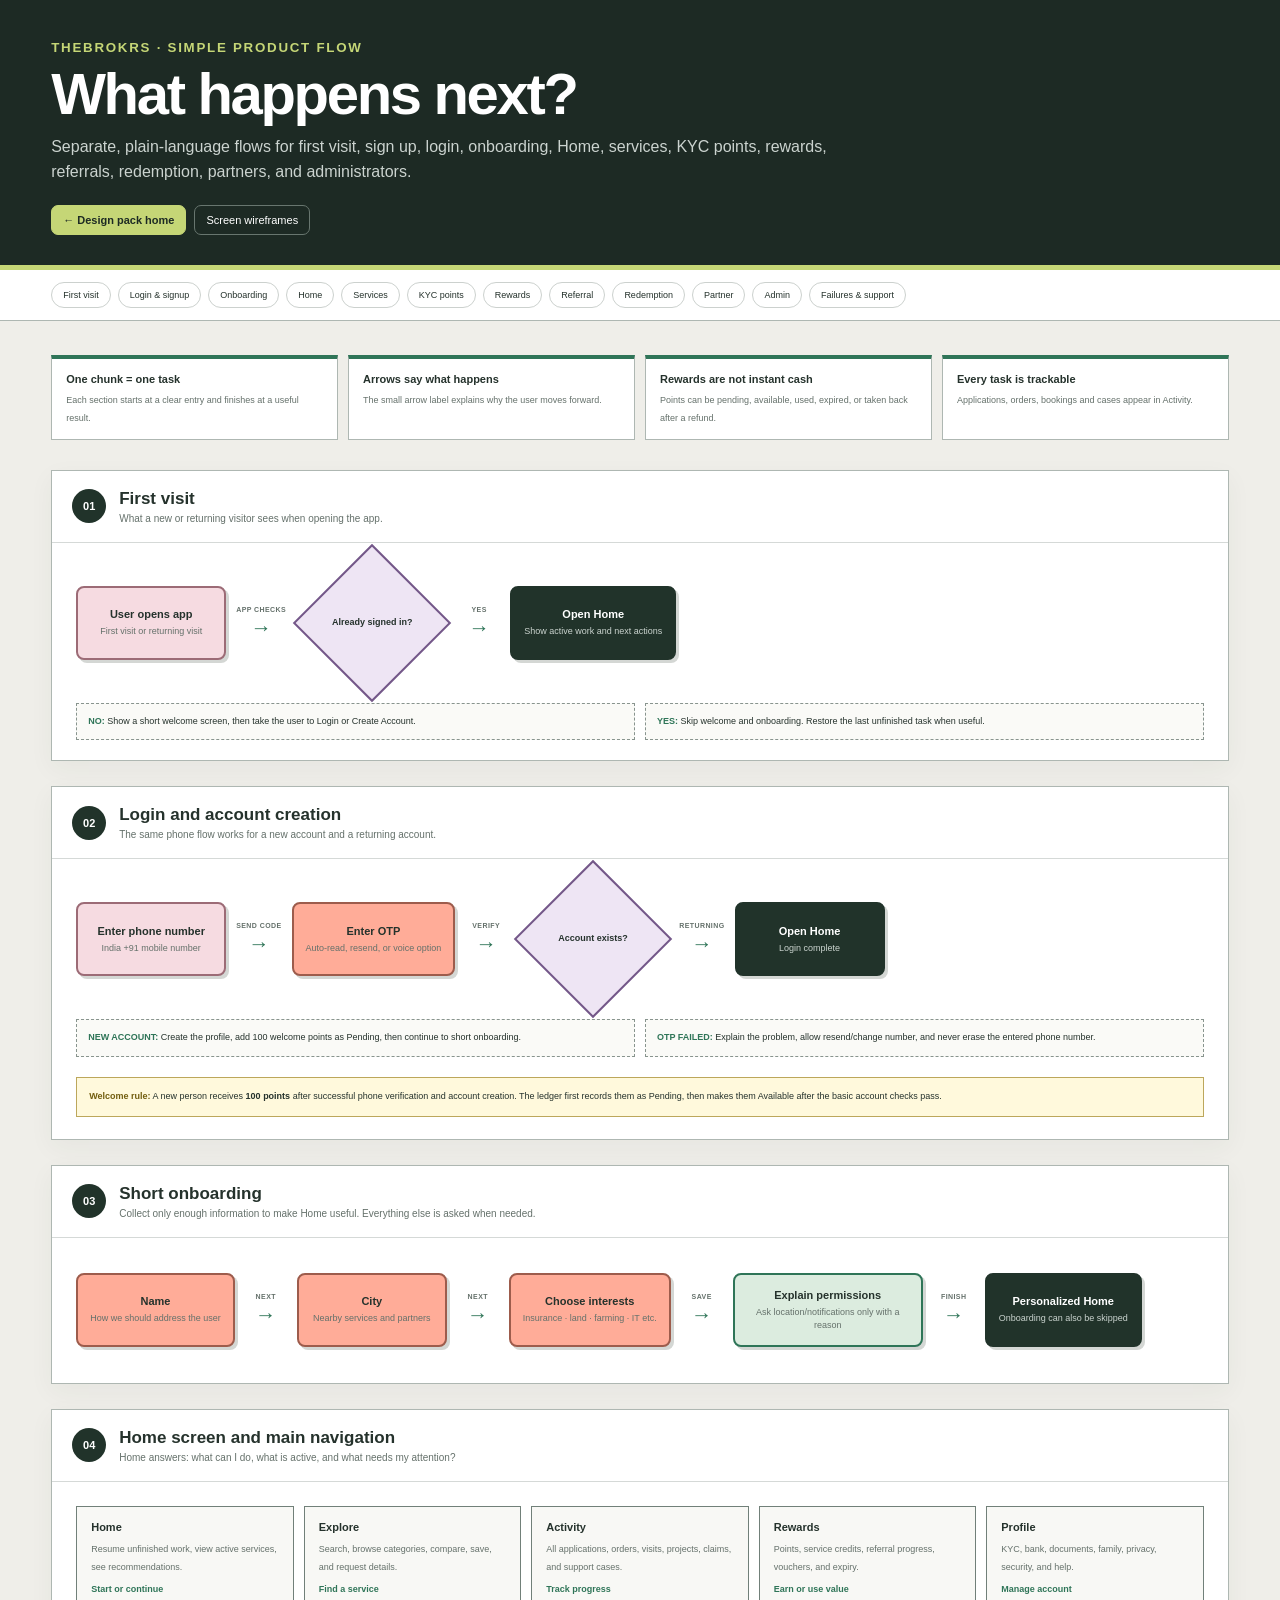
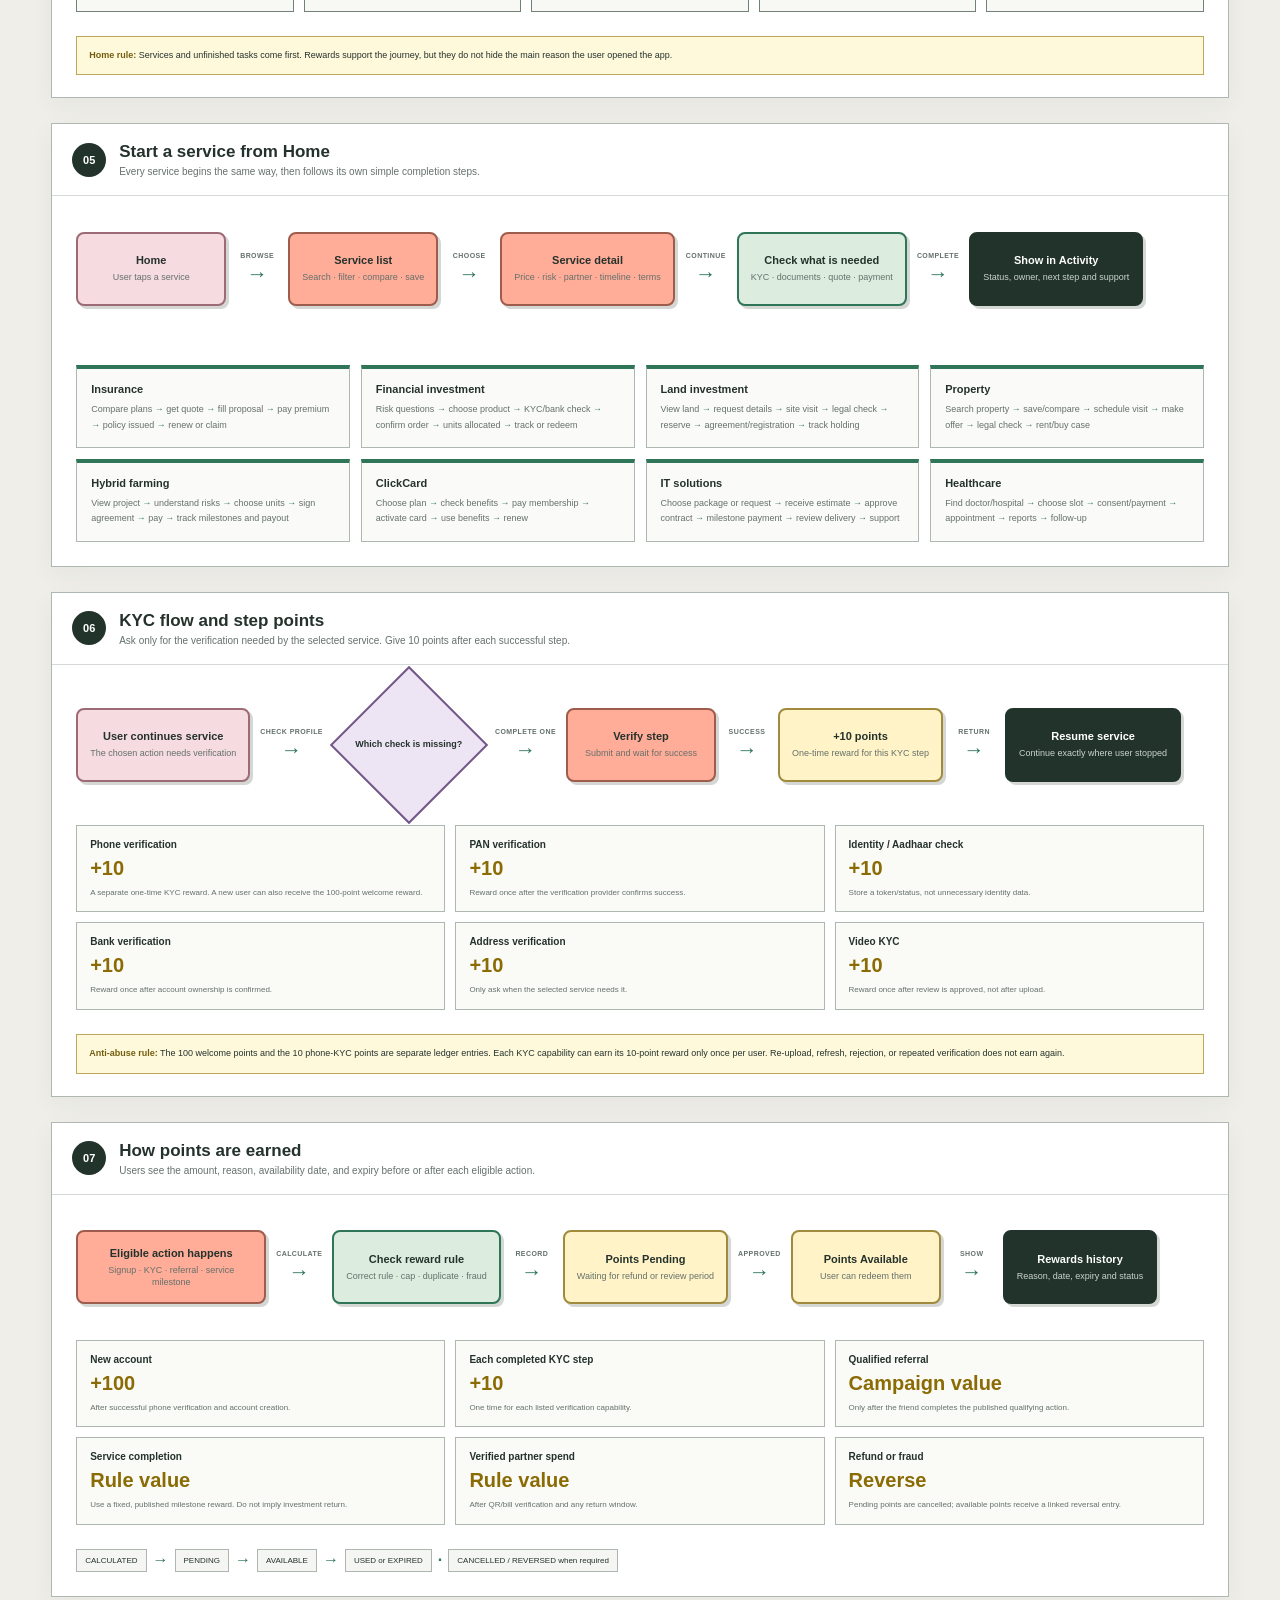
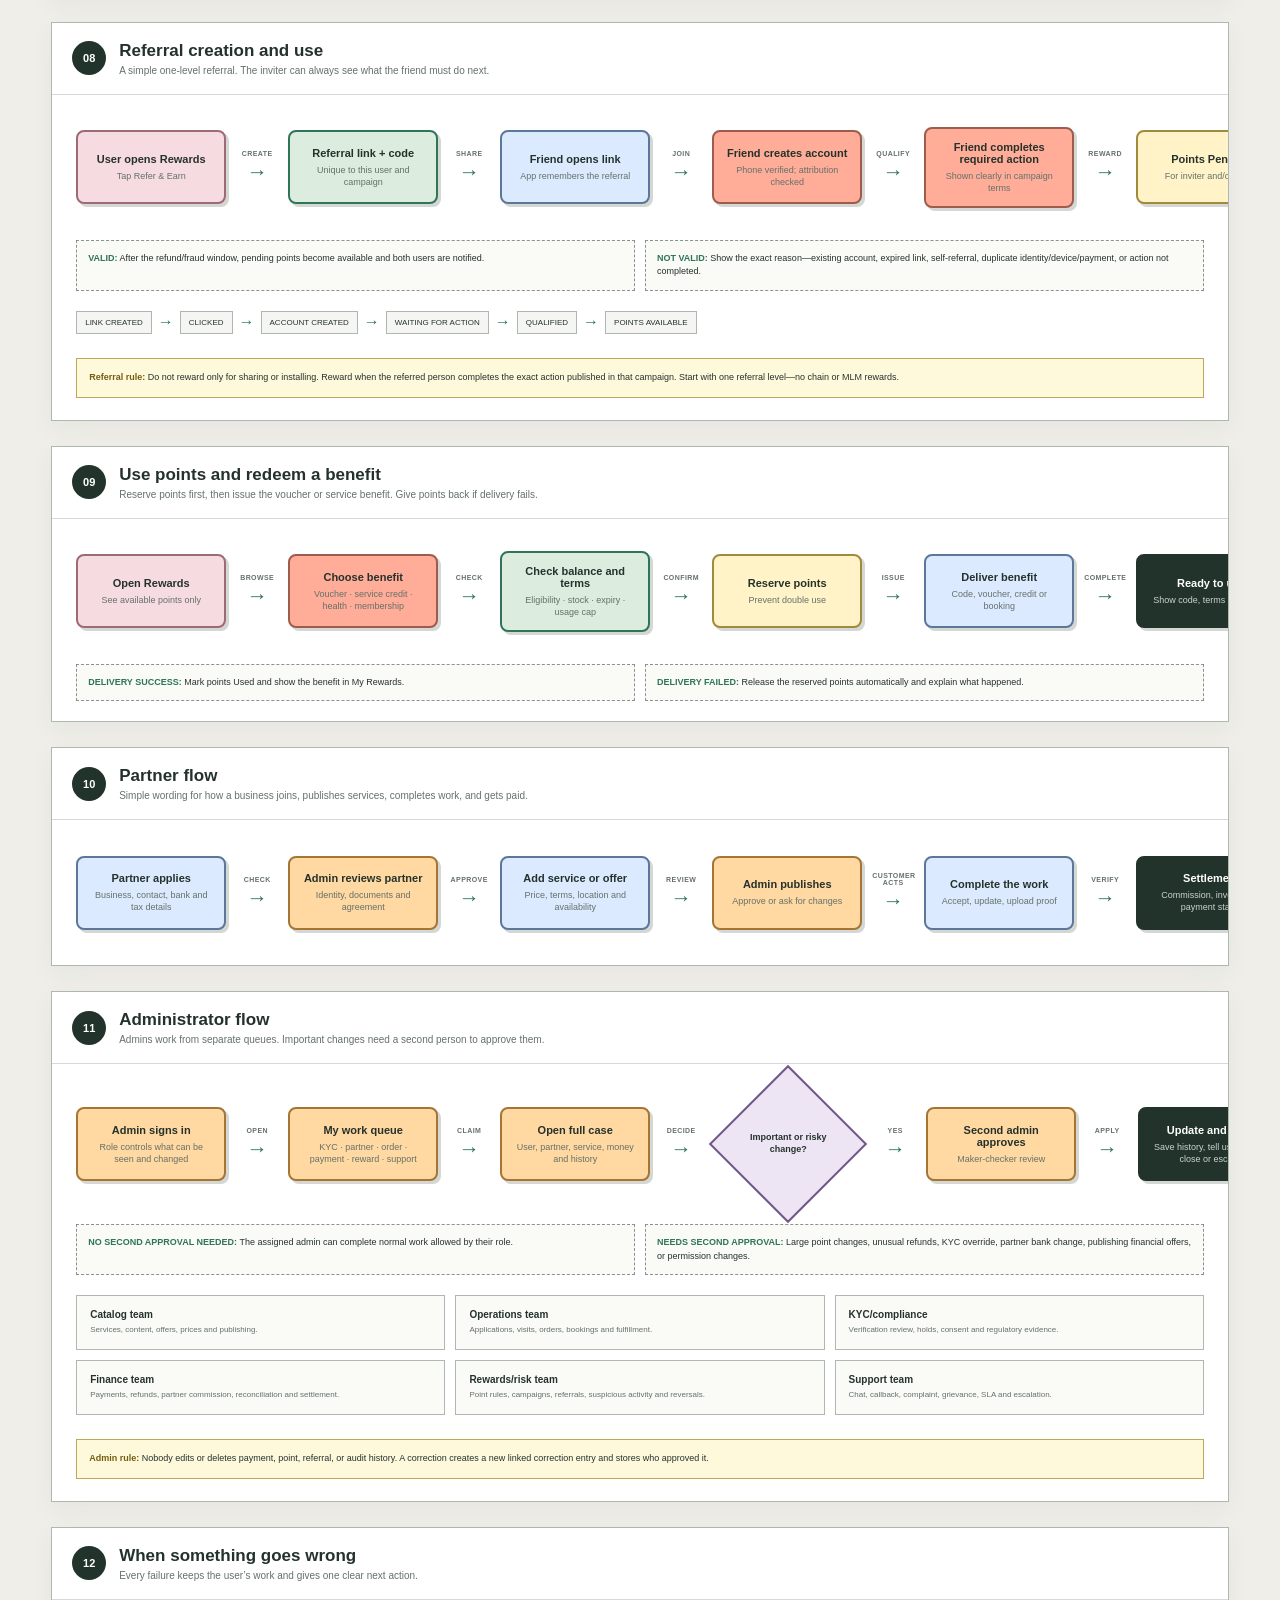
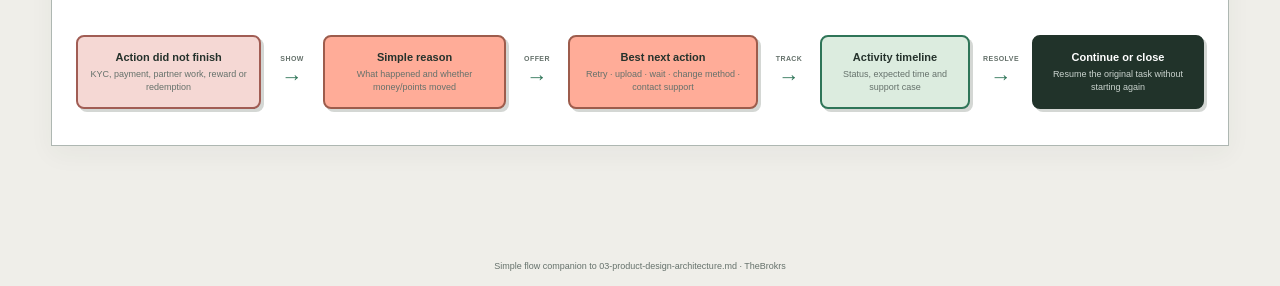
<file: 04-end-to-end-dfd.html>
<!doctype html>
<html lang="en">
  <head>
    <meta charset="utf-8" />
    <meta name="viewport" content="width=device-width,initial-scale=1" />
    <title>TheBrokrs — Simple End-to-End App Flow</title>
    <style>
      :root {
        --ink: #25322c;
        --muted: #65716b;
        --bg: #efeee9;
        --paper: #fff;
        --line: #aeb7b2;
        --green: #2f7558;
        --green-soft: #dcecdf;
        --pink: #f6dbe1;
        --orange: #ffd8a2;
        --blue: #dceaff;
        --yellow: #fff3c7;
        --process: #ffac98;
        --red: #f5d8d4;
      }
      * {
        box-sizing: border-box;
      }
      html {
        scroll-behavior: smooth;
      }
      body {
        margin: 0;
        background: var(--bg);
        color: var(--ink);
        font-family:
          Inter,
          -apple-system,
          BlinkMacSystemFont,
          "Segoe UI",
          sans-serif;
      }
      header {
        background: #1d2a24;
        color: #fff;
        padding: 38px 4vw 30px;
        border-bottom: 5px solid #c5d676;
      }
      header small {
        color: #c5d676;
        font-weight: 900;
        letter-spacing: 0.13em;
      }
      h1 {
        font-size: clamp(31px, 5vw, 58px);
        line-height: 1;
        margin: 9px 0 12px;
        letter-spacing: -0.04em;
      }
      header p {
        max-width: 800px;
        color: #cbd3cf;
        line-height: 1.55;
        margin: 0;
      }
      .links {
        display: flex;
        gap: 8px;
        flex-wrap: wrap;
        margin-top: 20px;
      }
      .links a {
        color: #fff;
        text-decoration: none;
        border: 1px solid #68766f;
        border-radius: 7px;
        padding: 8px 11px;
        font-size: 11px;
      }
      .links a:first-child {
        background: #c5d676;
        border-color: #c5d676;
        color: #1d2a24;
        font-weight: 800;
      }
      .jump {
        position: sticky;
        top: 0;
        z-index: 5;
        background: #fff;
        border-bottom: 1px solid var(--line);
        padding: 12px 4vw;
        display: flex;
        gap: 7px;
        overflow: auto;
      }
      .jump a {
        white-space: nowrap;
        text-decoration: none;
        color: var(--ink);
        border: 1px solid #ccd1ce;
        border-radius: 99px;
        padding: 7px 11px;
        font-size: 9px;
      }
      .jump a:hover {
        background: var(--green-soft);
        border-color: var(--green);
      }
      main {
        padding: 34px 4vw 75px;
      }
      .guide {
        display: grid;
        grid-template-columns: repeat(4, 1fr);
        gap: 10px;
        margin-bottom: 30px;
      }
      .guide div {
        background: #fff;
        border: 1px solid var(--line);
        padding: 14px;
        border-top: 4px solid var(--green);
      }
      .guide b {
        display: block;
        font-size: 11px;
        margin-bottom: 4px;
      }
      .guide small {
        font-size: 9px;
        color: var(--muted);
        line-height: 1.4;
      }
      .chunk {
        background: var(--paper);
        border: 1px solid var(--line);
        margin: 0 0 25px;
        box-shadow: 0 8px 24px #28362f0c;
      }
      .chunk-head {
        display: flex;
        align-items: center;
        gap: 13px;
        padding: 18px 20px;
        border-bottom: 1px solid #d5d9d7;
      }
      .num {
        width: 34px;
        height: 34px;
        border-radius: 50%;
        background: #21332a;
        color: #fff;
        display: grid;
        place-items: center;
        font-size: 11px;
        font-weight: 900;
        flex: 0 0 auto;
      }
      .chunk-head h2 {
        font-size: 17px;
        margin: 0;
      }
      .chunk-head p {
        font-size: 10px;
        color: var(--muted);
        margin: 4px 0 0;
      }
      .flow {
        padding: 24px;
        display: flex;
        align-items: center;
        gap: 10px;
        overflow: auto;
        min-height: 145px;
      }
      .node {
        min-width: 150px;
        max-width: 190px;
        min-height: 74px;
        border: 2px solid #59675f;
        border-radius: 8px;
        background: #fff;
        padding: 12px;
        text-align: center;
        display: flex;
        flex-direction: column;
        justify-content: center;
        box-shadow: 3px 3px 0 #d4d7d4;
      }
      .node b {
        font-size: 11px;
      }
      .node small {
        font-size: 9px;
        color: var(--muted);
        line-height: 1.35;
        margin-top: 5px;
      }
      .node.user {
        background: var(--pink);
        border-color: #9c6b76;
      }
      .node.process {
        background: var(--process);
        border-color: #9d5c4c;
      }
      .node.system {
        background: var(--green-soft);
        border-color: var(--green);
      }
      .node.partner {
        background: var(--blue);
        border-color: #5b7799;
      }
      .node.admin {
        background: var(--orange);
        border-color: #a57536;
      }
      .node.reward {
        background: var(--yellow);
        border-color: #a08a3c;
      }
      .node.error {
        background: var(--red);
        border-color: #a15d54;
      }
      .node.end {
        background: #21332a;
        color: #fff;
        border-color: #21332a;
      }
      .node.end small {
        color: #cbd4cf;
      }
      .arrow {
        min-width: 42px;
        text-align: center;
        color: var(--green);
        font-weight: 900;
        font-size: 21px;
      }
      .arrow span {
        display: block;
        font-size: 7px;
        text-transform: uppercase;
        letter-spacing: 0.06em;
        color: var(--muted);
        margin-bottom: 3px;
      }
      .decision {
        min-width: 112px;
        height: 112px;
        background: #eee5f4;
        border: 2px solid #745889;
        transform: rotate(45deg);
        display: grid;
        place-items: center;
        margin: 0 20px;
      }
      .decision span {
        transform: rotate(-45deg);
        font-size: 9px;
        text-align: center;
        font-weight: 800;
        line-height: 1.3;
      }
      .branch {
        padding: 0 24px 20px;
        display: grid;
        grid-template-columns: 1fr 1fr;
        gap: 10px;
      }
      .branch div {
        border: 1px dashed #88948e;
        background: #fafaf7;
        padding: 11px;
        font-size: 9px;
        line-height: 1.5;
      }
      .branch b {
        color: var(--green);
      }
      .home-grid {
        display: grid;
        grid-template-columns: repeat(5, 1fr);
        gap: 10px;
        padding: 24px;
      }
      .home-card {
        border: 1.5px solid #718079;
        background: #f8f8f5;
        padding: 14px;
        min-height: 106px;
      }
      .home-card b {
        display: block;
        font-size: 11px;
        margin-bottom: 5px;
      }
      .home-card small {
        font-size: 9px;
        color: var(--muted);
        line-height: 1.4;
      }
      .home-card i {
        font-style: normal;
        color: var(--green);
        font-size: 9px;
        font-weight: 800;
        display: block;
        margin-top: 10px;
      }
      .service-grid {
        display: grid;
        grid-template-columns: repeat(4, 1fr);
        gap: 11px;
        padding: 24px;
      }
      .service {
        border: 1px solid var(--line);
        border-top: 4px solid var(--green);
        padding: 14px;
        background: #fafaf8;
      }
      .service h3 {
        font-size: 11px;
        margin: 0 0 7px;
      }
      .service .mini-flow {
        font-size: 9px;
        line-height: 1.7;
        color: var(--muted);
      }
      .service .mini-flow b {
        color: var(--green);
      }
      .rules {
        padding: 0 24px 24px;
        display: grid;
        grid-template-columns: repeat(3, 1fr);
        gap: 10px;
      }
      .rule {
        border: 1px solid var(--line);
        background: #fafaf7;
        padding: 13px;
      }
      .rule b {
        font-size: 10px;
        display: block;
      }
      .rule small {
        font-size: 8px;
        color: var(--muted);
        line-height: 1.45;
        display: block;
        margin-top: 4px;
      }
      .points {
        font-size: 20px !important;
        color: #8a6b04 !important;
        font-weight: 900;
      }
      .note {
        margin: 0 24px 22px;
        background: #fff9dc;
        border: 1px solid #bca75b;
        padding: 12px;
        font-size: 9px;
        line-height: 1.55;
      }
      .note b {
        color: #725d0e;
      }
      .state {
        padding: 0 24px 24px;
        display: flex;
        align-items: center;
        gap: 6px;
        flex-wrap: wrap;
      }
      .state span {
        border: 1px solid #adb6b1;
        background: #f5f6f3;
        padding: 6px 8px;
        font-size: 8px;
      }
      .state i {
        font-style: normal;
        color: var(--green);
        font-weight: 900;
      }
      footer {
        text-align: center;
        font-size: 9px;
        color: var(--muted);
        padding: 15px;
      }
      @media (max-width: 900px) {
        .guide,
        .service-grid {
          grid-template-columns: 1fr 1fr;
        }
        .home-grid {
          grid-template-columns: repeat(2, 1fr);
        }
        .rules {
          grid-template-columns: 1fr 1fr;
        }
      }
      @media (max-width: 560px) {
        .guide,
        .service-grid,
        .home-grid,
        .rules,
        .branch {
          grid-template-columns: 1fr;
        }
        .flow {
          padding: 18px;
        }
        .chunk-head {
          padding: 15px;
        }
        .decision {
          margin: 0 17px;
        }
      }
      @media print {
        @page {
          size: A3 landscape;
          margin: 8mm;
        }
        header,
        .jump,
        .guide,
        footer {
          display: none;
        }
        main {
          padding: 0;
        }
        .chunk {
          page-break-inside: avoid;
          box-shadow: none;
          margin-bottom: 7mm;
        }
        .flow {
          overflow: visible;
        }
        .node {
          min-width: 120px;
        }
        .service-grid {
          grid-template-columns: repeat(4, 1fr);
        }
      }
    </style>
  </head>
  <body>
    <header>
      <small>THEBROKRS · SIMPLE PRODUCT FLOW</small>
      <h1>What happens next?</h1>
      <p>
        Separate, plain-language flows for first visit, sign up, login,
        onboarding, Home, services, KYC points, rewards, referrals, redemption,
        partners, and administrators.
      </p>
      <div class="links">
        <a href="index.html">← Design pack home</a>
        <!-- <a href="flow.html">Detailed operating flow</a> -->
        <!-- <a href="03-product-design-architecture.md">Product architecture</a> -->
        <a href="W_Flow.html">Screen wireframes</a>
      </div>
    </header>
    <nav class="jump">
      <a href="#first">First visit</a><a href="#auth">Login & signup</a
      ><a href="#onboarding">Onboarding</a><a href="#home">Home</a
      ><a href="#services">Services</a><a href="#kyc">KYC points</a
      ><a href="#rewards">Rewards</a><a href="#referral">Referral</a
      ><a href="#redeem">Redemption</a><a href="#partner">Partner</a
      ><a href="#admin">Admin</a><a href="#support">Failures & support</a>
    </nav>
    <main>
      <section class="guide">
        <div>
          <b>One chunk = one task</b
          ><small
            >Each section starts at a clear entry and finishes at a useful
            result.</small
          >
        </div>
        <div>
          <b>Arrows say what happens</b
          ><small
            >The small arrow label explains why the user moves forward.</small
          >
        </div>
        <div>
          <b>Rewards are not instant cash</b
          ><small
            >Points can be pending, available, used, expired, or taken back
            after a refund.</small
          >
        </div>
        <div>
          <b>Every task is trackable</b
          ><small
            >Applications, orders, bookings and cases appear in Activity.</small
          >
        </div>
      </section>

      <section class="chunk" id="first">
        <div class="chunk-head">
          <span class="num">01</span>
          <div>
            <h2>First visit</h2>
            <p>What a new or returning visitor sees when opening the app.</p>
          </div>
        </div>
        <div class="flow">
          <div class="node user">
            <b>User opens app</b><small>First visit or returning visit</small>
          </div>
          <div class="arrow"><span>app checks</span>→</div>
          <div class="decision"><span>Already signed in?</span></div>
          <div class="arrow"><span>yes</span>→</div>
          <div class="node end">
            <b>Open Home</b><small>Show active work and next actions</small>
          </div>
        </div>
        <div class="branch">
          <div>
            <b>NO:</b> Show a short welcome screen, then take the user to Login
            or Create Account.
          </div>
          <div>
            <b>YES:</b> Skip welcome and onboarding. Restore the last unfinished
            task when useful.
          </div>
        </div>
      </section>

      <section class="chunk" id="auth">
        <div class="chunk-head">
          <span class="num">02</span>
          <div>
            <h2>Login and account creation</h2>
            <p>
              The same phone flow works for a new account and a returning
              account.
            </p>
          </div>
        </div>
        <div class="flow">
          <div class="node user">
            <b>Enter phone number</b><small>India +91 mobile number</small>
          </div>
          <div class="arrow"><span>send code</span>→</div>
          <div class="node process">
            <b>Enter OTP</b><small>Auto-read, resend, or voice option</small>
          </div>
          <div class="arrow"><span>verify</span>→</div>
          <div class="decision"><span>Account exists?</span></div>
          <div class="arrow"><span>returning</span>→</div>
          <div class="node end">
            <b>Open Home</b><small>Login complete</small>
          </div>
        </div>
        <div class="branch">
          <div>
            <b>NEW ACCOUNT:</b> Create the profile, add 100 welcome points as
            Pending, then continue to short onboarding.
          </div>
          <div>
            <b>OTP FAILED:</b> Explain the problem, allow resend/change number,
            and never erase the entered phone number.
          </div>
        </div>
        <div class="note">
          <b>Welcome rule:</b> A new person receives
          <strong>100 points</strong> after successful phone verification and
          account creation. The ledger first records them as Pending, then makes
          them Available after the basic account checks pass.
        </div>
      </section>

      <section class="chunk" id="onboarding">
        <div class="chunk-head">
          <span class="num">03</span>
          <div>
            <h2>Short onboarding</h2>
            <p>
              Collect only enough information to make Home useful. Everything
              else is asked when needed.
            </p>
          </div>
        </div>
        <div class="flow">
          <div class="node process">
            <b>Name</b><small>How we should address the user</small>
          </div>
          <div class="arrow"><span>next</span>→</div>
          <div class="node process">
            <b>City</b><small>Nearby services and partners</small>
          </div>
          <div class="arrow"><span>next</span>→</div>
          <div class="node process">
            <b>Choose interests</b
            ><small>Insurance · land · farming · IT etc.</small>
          </div>
          <div class="arrow"><span>save</span>→</div>
          <div class="node system">
            <b>Explain permissions</b
            ><small>Ask location/notifications only with a reason</small>
          </div>
          <div class="arrow"><span>finish</span>→</div>
          <div class="node end">
            <b>Personalized Home</b
            ><small>Onboarding can also be skipped</small>
          </div>
        </div>
      </section>

      <section class="chunk" id="home">
        <div class="chunk-head">
          <span class="num">04</span>
          <div>
            <h2>Home screen and main navigation</h2>
            <p>
              Home answers: what can I do, what is active, and what needs my
              attention?
            </p>
          </div>
        </div>
        <div class="home-grid">
          <div class="home-card">
            <b>Home</b
            ><small
              >Resume unfinished work, view active services, see
              recommendations.</small
            ><i>Start or continue</i>
          </div>
          <div class="home-card">
            <b>Explore</b
            ><small
              >Search, browse categories, compare, save, and request
              details.</small
            ><i>Find a service</i>
          </div>
          <div class="home-card">
            <b>Activity</b
            ><small
              >All applications, orders, visits, projects, claims, and support
              cases.</small
            ><i>Track progress</i>
          </div>
          <div class="home-card">
            <b>Rewards</b
            ><small
              >Points, service credits, referral progress, vouchers, and
              expiry.</small
            ><i>Earn or use value</i>
          </div>
          <div class="home-card">
            <b>Profile</b
            ><small
              >KYC, bank, documents, family, privacy, security, and help.</small
            ><i>Manage account</i>
          </div>
        </div>
        <div class="note">
          <b>Home rule:</b> Services and unfinished tasks come first. Rewards
          support the journey, but they do not hide the main reason the user
          opened the app.
        </div>
      </section>

      <section class="chunk" id="services">
        <div class="chunk-head">
          <span class="num">05</span>
          <div>
            <h2>Start a service from Home</h2>
            <p>
              Every service begins the same way, then follows its own simple
              completion steps.
            </p>
          </div>
        </div>
        <div class="flow">
          <div class="node user">
            <b>Home</b><small>User taps a service</small>
          </div>
          <div class="arrow"><span>browse</span>→</div>
          <div class="node process">
            <b>Service list</b><small>Search · filter · compare · save</small>
          </div>
          <div class="arrow"><span>choose</span>→</div>
          <div class="node process">
            <b>Service detail</b
            ><small>Price · risk · partner · timeline · terms</small>
          </div>
          <div class="arrow"><span>continue</span>→</div>
          <div class="node system">
            <b>Check what is needed</b
            ><small>KYC · documents · quote · payment</small>
          </div>
          <div class="arrow"><span>complete</span>→</div>
          <div class="node end">
            <b>Show in Activity</b
            ><small>Status, owner, next step and support</small>
          </div>
        </div>
        <div class="service-grid">
          <article class="service">
            <h3>Insurance</h3>
            <div class="mini-flow">
              Compare plans <b>→</b> get quote <b>→</b> fill proposal
              <b>→</b> pay premium <b>→</b> policy issued <b>→</b> renew or
              claim
            </div>
          </article>
          <article class="service">
            <h3>Financial investment</h3>
            <div class="mini-flow">
              Risk questions <b>→</b> choose product <b>→</b> KYC/bank check
              <b>→</b> confirm order <b>→</b> units allocated <b>→</b> track or
              redeem
            </div>
          </article>
          <article class="service">
            <h3>Land investment</h3>
            <div class="mini-flow">
              View land <b>→</b> request details <b>→</b> site visit
              <b>→</b> legal check <b>→</b> reserve
              <b>→</b> agreement/registration <b>→</b> track holding
            </div>
          </article>
          <article class="service">
            <h3>Property</h3>
            <div class="mini-flow">
              Search property <b>→</b> save/compare <b>→</b> schedule visit
              <b>→</b> make offer <b>→</b> legal check <b>→</b> rent/buy case
            </div>
          </article>
          <article class="service">
            <h3>Hybrid farming</h3>
            <div class="mini-flow">
              View project <b>→</b> understand risks <b>→</b> choose units
              <b>→</b> sign agreement <b>→</b> pay <b>→</b> track milestones and
              payout
            </div>
          </article>
          <article class="service">
            <h3>ClickCard</h3>
            <div class="mini-flow">
              Choose plan <b>→</b> check benefits <b>→</b> pay membership
              <b>→</b> activate card <b>→</b> use benefits <b>→</b> renew
            </div>
          </article>
          <article class="service">
            <h3>IT solutions</h3>
            <div class="mini-flow">
              Choose package or request <b>→</b> receive estimate
              <b>→</b> approve contract <b>→</b> milestone payment
              <b>→</b> review delivery <b>→</b> support
            </div>
          </article>
          <article class="service">
            <h3>Healthcare</h3>
            <div class="mini-flow">
              Find doctor/hospital <b>→</b> choose slot <b>→</b> consent/payment
              <b>→</b> appointment <b>→</b> reports <b>→</b> follow-up
            </div>
          </article>
        </div>
      </section>

      <section class="chunk" id="kyc">
        <div class="chunk-head">
          <span class="num">06</span>
          <div>
            <h2>KYC flow and step points</h2>
            <p>
              Ask only for the verification needed by the selected service. Give
              10 points after each successful step.
            </p>
          </div>
        </div>
        <div class="flow">
          <div class="node user">
            <b>User continues service</b
            ><small>The chosen action needs verification</small>
          </div>
          <div class="arrow"><span>check profile</span>→</div>
          <div class="decision"><span>Which check is missing?</span></div>
          <div class="arrow"><span>complete one</span>→</div>
          <div class="node process">
            <b>Verify step</b><small>Submit and wait for success</small>
          </div>
          <div class="arrow"><span>success</span>→</div>
          <div class="node reward">
            <b>+10 points</b><small>One-time reward for this KYC step</small>
          </div>
          <div class="arrow"><span>return</span>→</div>
          <div class="node end">
            <b>Resume service</b
            ><small>Continue exactly where user stopped</small>
          </div>
        </div>
        <div class="rules">
          <div class="rule">
            <b>Phone verification</b><small class="points">+10</small
            ><small
              >A separate one-time KYC reward. A new user can also receive the
              100-point welcome reward.</small
            >
          </div>
          <div class="rule">
            <b>PAN verification</b><small class="points">+10</small
            ><small
              >Reward once after the verification provider confirms
              success.</small
            >
          </div>
          <div class="rule">
            <b>Identity / Aadhaar check</b><small class="points">+10</small
            ><small>Store a token/status, not unnecessary identity data.</small>
          </div>
          <div class="rule">
            <b>Bank verification</b><small class="points">+10</small
            ><small>Reward once after account ownership is confirmed.</small>
          </div>
          <div class="rule">
            <b>Address verification</b><small class="points">+10</small
            ><small>Only ask when the selected service needs it.</small>
          </div>
          <div class="rule">
            <b>Video KYC</b><small class="points">+10</small
            ><small
              >Reward once after review is approved, not after upload.</small
            >
          </div>
        </div>
        <div class="note">
          <b>Anti-abuse rule:</b> The 100 welcome points and the 10 phone-KYC
          points are separate ledger entries. Each KYC capability can earn its
          10-point reward only once per user. Re-upload, refresh, rejection, or
          repeated verification does not earn again.
        </div>
      </section>

      <section class="chunk" id="rewards">
        <div class="chunk-head">
          <span class="num">07</span>
          <div>
            <h2>How points are earned</h2>
            <p>
              Users see the amount, reason, availability date, and expiry before
              or after each eligible action.
            </p>
          </div>
        </div>
        <div class="flow">
          <div class="node process">
            <b>Eligible action happens</b
            ><small>Signup · KYC · referral · service milestone</small>
          </div>
          <div class="arrow"><span>calculate</span>→</div>
          <div class="node system">
            <b>Check reward rule</b
            ><small>Correct rule · cap · duplicate · fraud</small>
          </div>
          <div class="arrow"><span>record</span>→</div>
          <div class="node reward">
            <b>Points Pending</b
            ><small>Waiting for refund or review period</small>
          </div>
          <div class="arrow"><span>approved</span>→</div>
          <div class="node reward">
            <b>Points Available</b><small>User can redeem them</small>
          </div>
          <div class="arrow"><span>show</span>→</div>
          <div class="node end">
            <b>Rewards history</b><small>Reason, date, expiry and status</small>
          </div>
        </div>
        <div class="rules">
          <div class="rule">
            <b>New account</b><small class="points">+100</small
            ><small
              >After successful phone verification and account creation.</small
            >
          </div>
          <div class="rule">
            <b>Each completed KYC step</b><small class="points">+10</small
            ><small>One time for each listed verification capability.</small>
          </div>
          <div class="rule">
            <b>Qualified referral</b><small class="points">Campaign value</small
            ><small
              >Only after the friend completes the published qualifying
              action.</small
            >
          </div>
          <div class="rule">
            <b>Service completion</b><small class="points">Rule value</small
            ><small
              >Use a fixed, published milestone reward. Do not imply investment
              return.</small
            >
          </div>
          <div class="rule">
            <b>Verified partner spend</b><small class="points">Rule value</small
            ><small>After QR/bill verification and any return window.</small>
          </div>
          <div class="rule">
            <b>Refund or fraud</b><small class="points">Reverse</small
            ><small
              >Pending points are cancelled; available points receive a linked
              reversal entry.</small
            >
          </div>
        </div>
        <div class="state">
          <span>CALCULATED</span><i>→</i><span>PENDING</span><i>→</i
          ><span>AVAILABLE</span><i>→</i><span>USED or EXPIRED</span><i>·</i
          ><span>CANCELLED / REVERSED when required</span>
        </div>
      </section>

      <section class="chunk" id="referral">
        <div class="chunk-head">
          <span class="num">08</span>
          <div>
            <h2>Referral creation and use</h2>
            <p>
              A simple one-level referral. The inviter can always see what the
              friend must do next.
            </p>
          </div>
        </div>
        <div class="flow">
          <div class="node user">
            <b>User opens Rewards</b><small>Tap Refer & Earn</small>
          </div>
          <div class="arrow"><span>create</span>→</div>
          <div class="node system">
            <b>Referral link + code</b
            ><small>Unique to this user and campaign</small>
          </div>
          <div class="arrow"><span>share</span>→</div>
          <div class="node partner">
            <b>Friend opens link</b><small>App remembers the referral</small>
          </div>
          <div class="arrow"><span>join</span>→</div>
          <div class="node process">
            <b>Friend creates account</b
            ><small>Phone verified; attribution checked</small>
          </div>
          <div class="arrow"><span>qualify</span>→</div>
          <div class="node process">
            <b>Friend completes required action</b
            ><small>Shown clearly in campaign terms</small>
          </div>
          <div class="arrow"><span>reward</span>→</div>
          <div class="node reward">
            <b>Points Pending</b><small>For inviter and/or friend</small>
          </div>
        </div>
        <div class="branch">
          <div>
            <b>VALID:</b> After the refund/fraud window, pending points become
            available and both users are notified.
          </div>
          <div>
            <b>NOT VALID:</b> Show the exact reason—existing account, expired
            link, self-referral, duplicate identity/device/payment, or action
            not completed.
          </div>
        </div>
        <div class="state">
          <span>LINK CREATED</span><i>→</i><span>CLICKED</span><i>→</i
          ><span>ACCOUNT CREATED</span><i>→</i><span>WAITING FOR ACTION</span
          ><i>→</i><span>QUALIFIED</span><i>→</i><span>POINTS AVAILABLE</span>
        </div>
        <div class="note">
          <b>Referral rule:</b> Do not reward only for sharing or installing.
          Reward when the referred person completes the exact action published
          in that campaign. Start with one referral level—no chain or MLM
          rewards.
        </div>
      </section>

      <section class="chunk" id="redeem">
        <div class="chunk-head">
          <span class="num">09</span>
          <div>
            <h2>Use points and redeem a benefit</h2>
            <p>
              Reserve points first, then issue the voucher or service benefit.
              Give points back if delivery fails.
            </p>
          </div>
        </div>
        <div class="flow">
          <div class="node user">
            <b>Open Rewards</b><small>See available points only</small>
          </div>
          <div class="arrow"><span>browse</span>→</div>
          <div class="node process">
            <b>Choose benefit</b
            ><small>Voucher · service credit · health · membership</small>
          </div>
          <div class="arrow"><span>check</span>→</div>
          <div class="node system">
            <b>Check balance and terms</b
            ><small>Eligibility · stock · expiry · usage cap</small>
          </div>
          <div class="arrow"><span>confirm</span>→</div>
          <div class="node reward">
            <b>Reserve points</b><small>Prevent double use</small>
          </div>
          <div class="arrow"><span>issue</span>→</div>
          <div class="node partner">
            <b>Deliver benefit</b
            ><small>Code, voucher, credit or booking</small>
          </div>
          <div class="arrow"><span>complete</span>→</div>
          <div class="node end">
            <b>Ready to use</b><small>Show code, terms and expiry</small>
          </div>
        </div>
        <div class="branch">
          <div>
            <b>DELIVERY SUCCESS:</b> Mark points Used and show the benefit in My
            Rewards.
          </div>
          <div>
            <b>DELIVERY FAILED:</b> Release the reserved points automatically
            and explain what happened.
          </div>
        </div>
      </section>

      <section class="chunk" id="partner">
        <div class="chunk-head">
          <span class="num">10</span>
          <div>
            <h2>Partner flow</h2>
            <p>
              Simple wording for how a business joins, publishes services,
              completes work, and gets paid.
            </p>
          </div>
        </div>
        <div class="flow">
          <div class="node partner">
            <b>Partner applies</b
            ><small>Business, contact, bank and tax details</small>
          </div>
          <div class="arrow"><span>check</span>→</div>
          <div class="node admin">
            <b>Admin reviews partner</b
            ><small>Identity, documents and agreement</small>
          </div>
          <div class="arrow"><span>approve</span>→</div>
          <div class="node partner">
            <b>Add service or offer</b
            ><small>Price, terms, location and availability</small>
          </div>
          <div class="arrow"><span>review</span>→</div>
          <div class="node admin">
            <b>Admin publishes</b><small>Approve or ask for changes</small>
          </div>
          <div class="arrow"><span>customer acts</span>→</div>
          <div class="node partner">
            <b>Complete the work</b><small>Accept, update, upload proof</small>
          </div>
          <div class="arrow"><span>verify</span>→</div>
          <div class="node end">
            <b>Settlement</b
            ><small>Commission, invoice and payment status</small>
          </div>
        </div>
      </section>

      <section class="chunk" id="admin">
        <div class="chunk-head">
          <span class="num">11</span>
          <div>
            <h2>Administrator flow</h2>
            <p>
              Admins work from separate queues. Important changes need a second
              person to approve them.
            </p>
          </div>
        </div>
        <div class="flow">
          <div class="node admin">
            <b>Admin signs in</b
            ><small>Role controls what can be seen and changed</small>
          </div>
          <div class="arrow"><span>open</span>→</div>
          <div class="node admin">
            <b>My work queue</b
            ><small>KYC · partner · order · payment · reward · support</small>
          </div>
          <div class="arrow"><span>claim</span>→</div>
          <div class="node admin">
            <b>Open full case</b
            ><small>User, partner, service, money and history</small>
          </div>
          <div class="arrow"><span>decide</span>→</div>
          <div class="decision"><span>Important or risky change?</span></div>
          <div class="arrow"><span>yes</span>→</div>
          <div class="node admin">
            <b>Second admin approves</b><small>Maker-checker review</small>
          </div>
          <div class="arrow"><span>apply</span>→</div>
          <div class="node end">
            <b>Update and notify</b
            ><small>Save history, tell user/partner, close or escalate</small>
          </div>
        </div>
        <div class="branch">
          <div>
            <b>NO SECOND APPROVAL NEEDED:</b> The assigned admin can complete
            normal work allowed by their role.
          </div>
          <div>
            <b>NEEDS SECOND APPROVAL:</b> Large point changes, unusual refunds,
            KYC override, partner bank change, publishing financial offers, or
            permission changes.
          </div>
        </div>
        <div class="rules">
          <div class="rule">
            <b>Catalog team</b
            ><small>Services, content, offers, prices and publishing.</small>
          </div>
          <div class="rule">
            <b>Operations team</b
            ><small
              >Applications, visits, orders, bookings and fulfillment.</small
            >
          </div>
          <div class="rule">
            <b>KYC/compliance</b
            ><small
              >Verification review, holds, consent and regulatory
              evidence.</small
            >
          </div>
          <div class="rule">
            <b>Finance team</b
            ><small
              >Payments, refunds, partner commission, reconciliation and
              settlement.</small
            >
          </div>
          <div class="rule">
            <b>Rewards/risk team</b
            ><small
              >Point rules, campaigns, referrals, suspicious activity and
              reversals.</small
            >
          </div>
          <div class="rule">
            <b>Support team</b
            ><small
              >Chat, callback, complaint, grievance, SLA and escalation.</small
            >
          </div>
        </div>
        <div class="note">
          <b>Admin rule:</b> Nobody edits or deletes payment, point, referral,
          or audit history. A correction creates a new linked correction entry
          and stores who approved it.
        </div>
      </section>

      <section class="chunk" id="support">
        <div class="chunk-head">
          <span class="num">12</span>
          <div>
            <h2>When something goes wrong</h2>
            <p>
              Every failure keeps the user’s work and gives one clear next
              action.
            </p>
          </div>
        </div>
        <div class="flow">
          <div class="node error">
            <b>Action did not finish</b
            ><small>KYC, payment, partner work, reward or redemption</small>
          </div>
          <div class="arrow"><span>show</span>→</div>
          <div class="node process">
            <b>Simple reason</b
            ><small>What happened and whether money/points moved</small>
          </div>
          <div class="arrow"><span>offer</span>→</div>
          <div class="node process">
            <b>Best next action</b
            ><small
              >Retry · upload · wait · change method · contact support</small
            >
          </div>
          <div class="arrow"><span>track</span>→</div>
          <div class="node system">
            <b>Activity timeline</b
            ><small>Status, expected time and support case</small>
          </div>
          <div class="arrow"><span>resolve</span>→</div>
          <div class="node end">
            <b>Continue or close</b
            ><small>Resume the original task without starting again</small>
          </div>
        </div>
      </section>
    </main>
    <footer>
      Simple flow companion to 03-product-design-architecture.md · TheBrokrs
    </footer>
  </body>
</html>
</file>
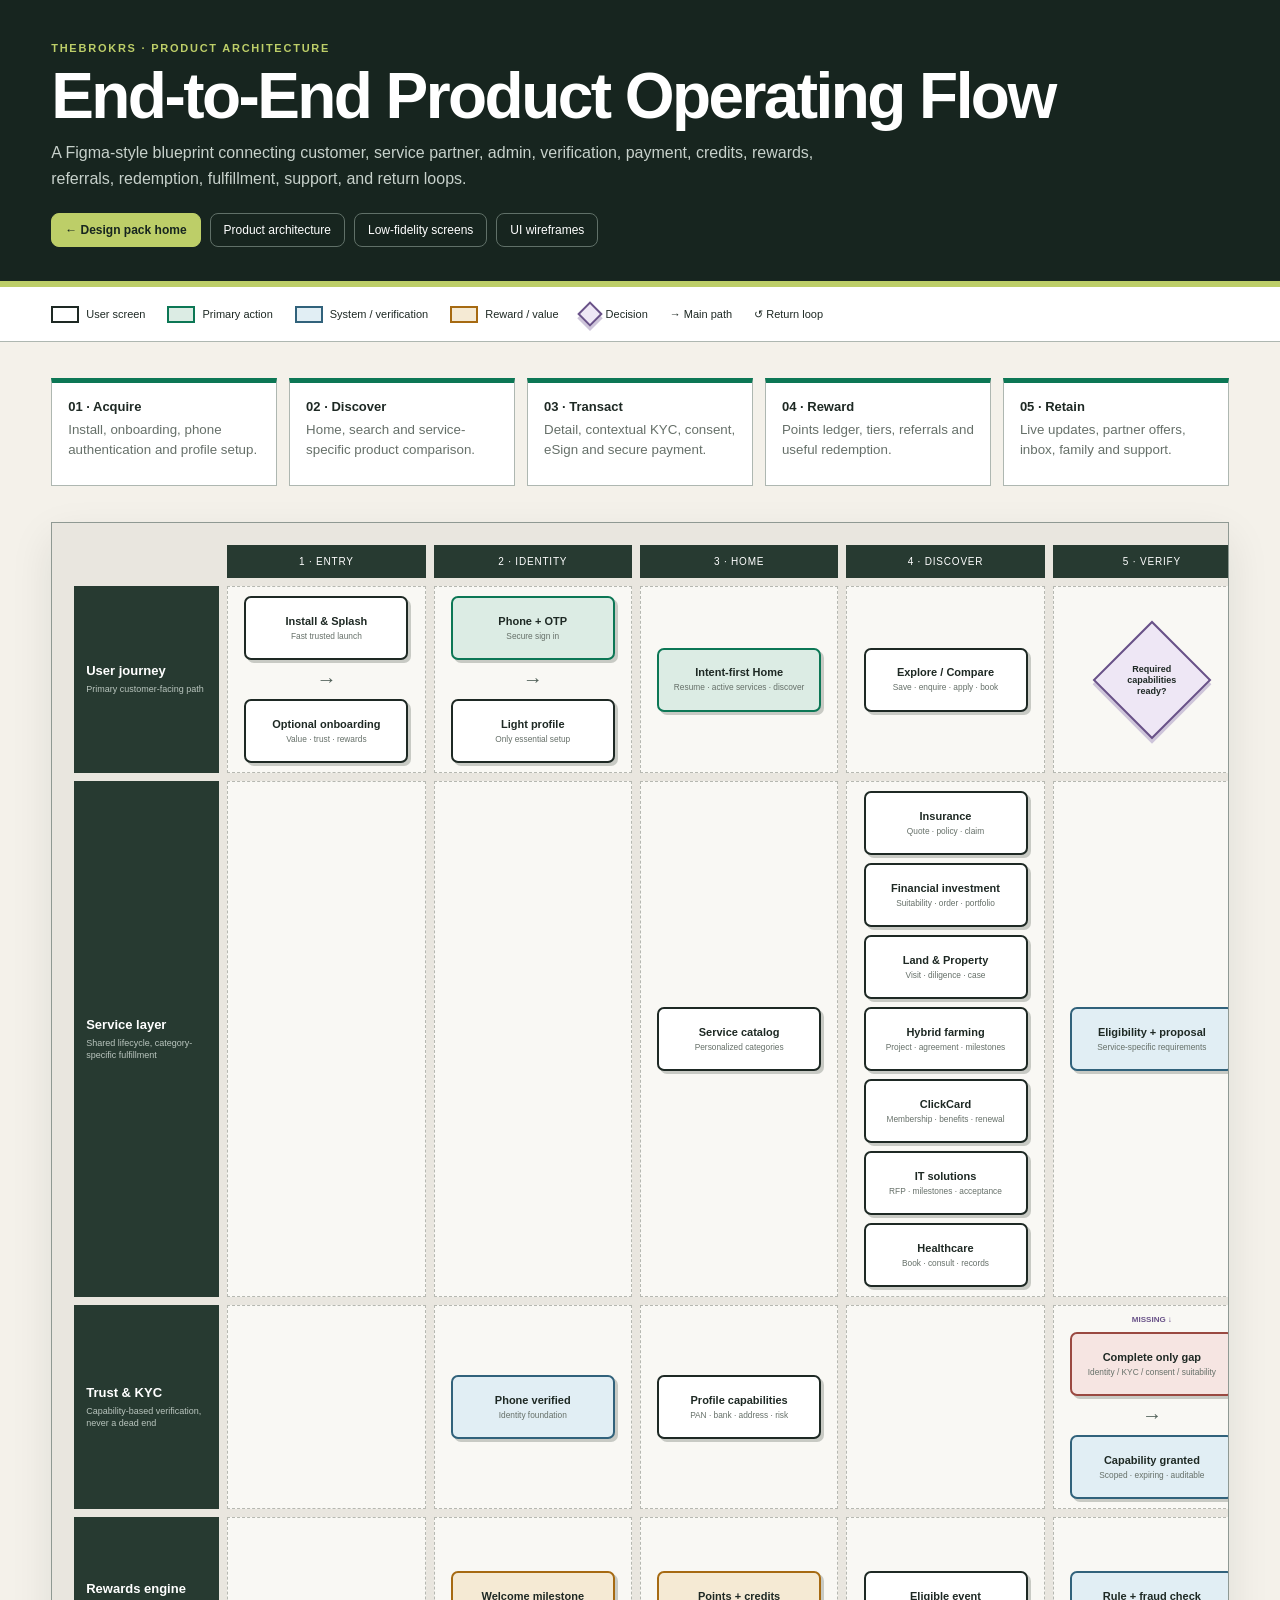
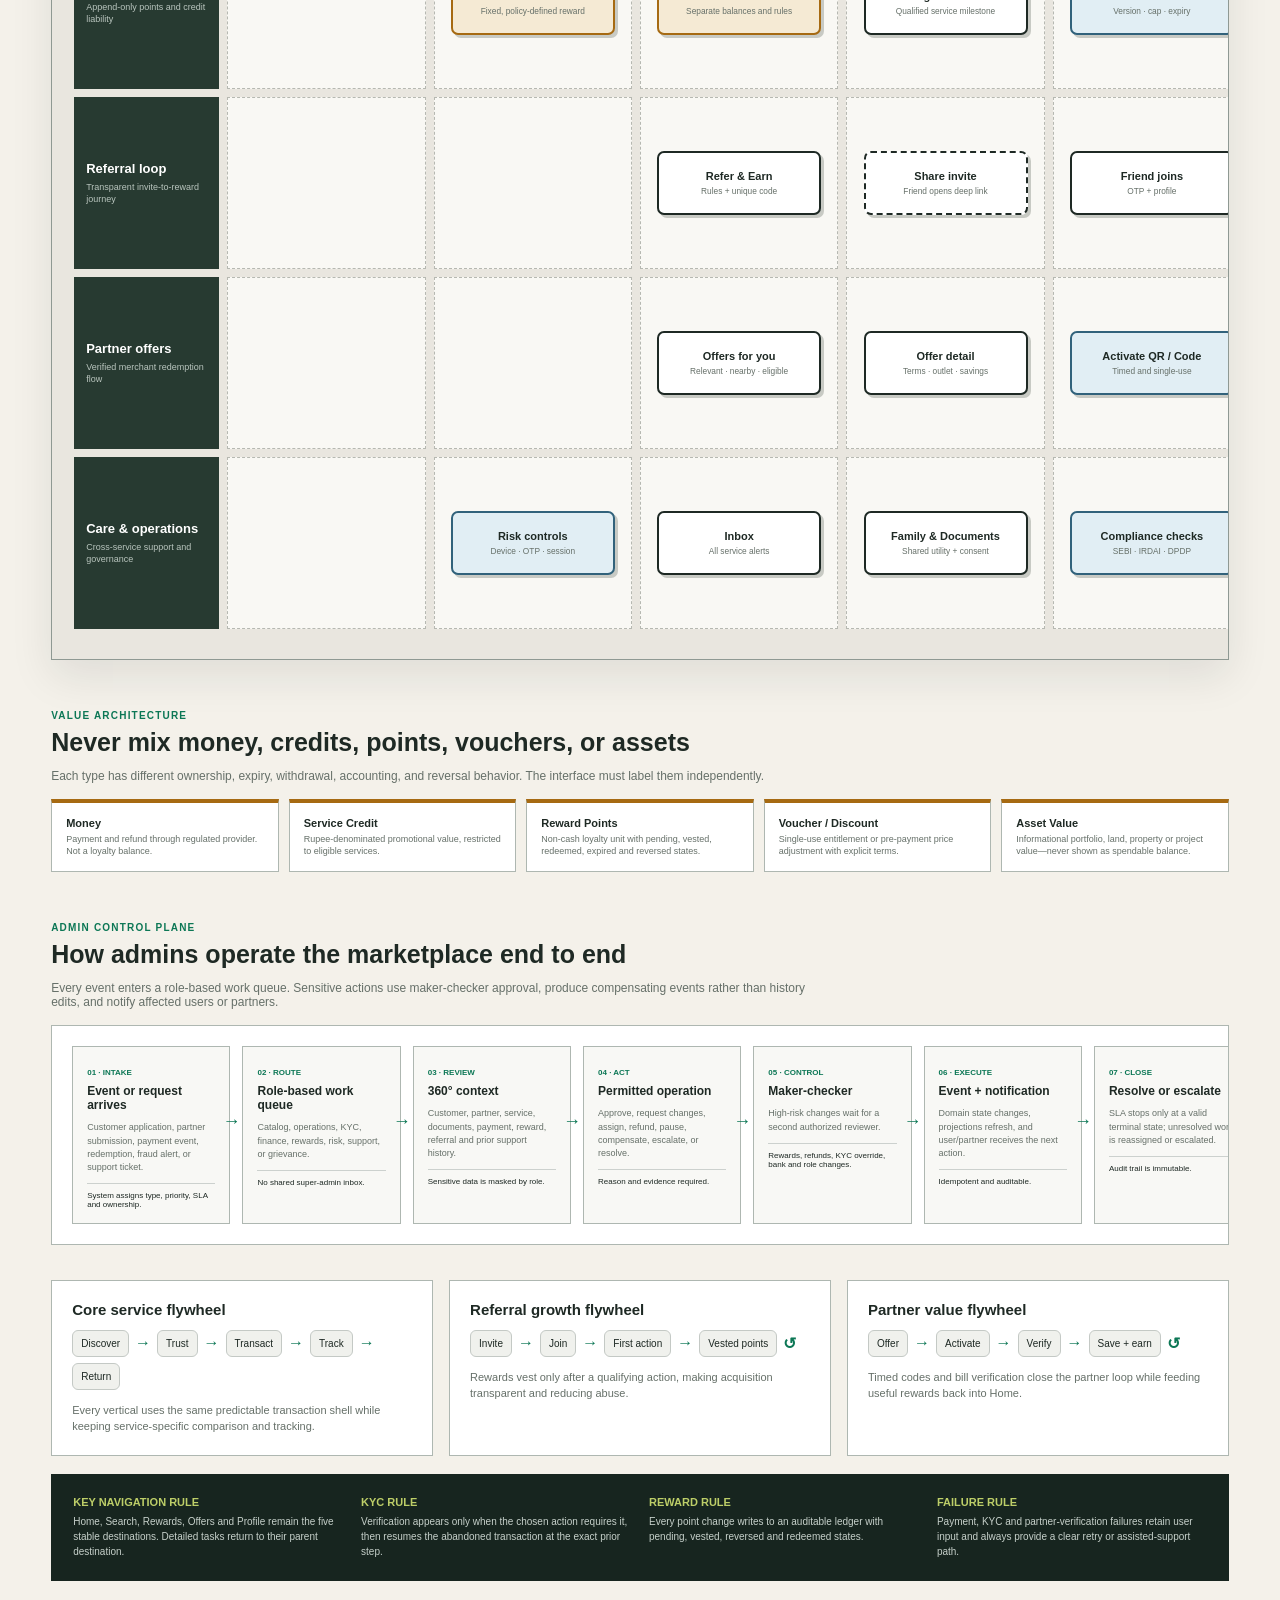
<file: flow.html>
<!doctype html>
<html lang="en">
<head>
  <meta charset="utf-8">
  <meta name="viewport" content="width=device-width,initial-scale=1">
  <title>TheBrokrs — End-to-End Product Wireflow</title>
  <style>
    :root{--bg:#f4f1ea;--paper:#fff;--ink:#1e2924;--muted:#667069;--line:#aeb7b1;--green:#0c7755;--green2:#dcece4;--gold:#a66a12;--gold2:#f5ead4;--blue:#31627b;--blue2:#e1eef4;--violet:#695288;--violet2:#eee7f5;--red:#9a4941;--red2:#f6e5e2}
    *{box-sizing:border-box}html{scroll-behavior:smooth}body{margin:0;background:var(--bg);color:var(--ink);font-family:Inter,-apple-system,BlinkMacSystemFont,"Segoe UI",sans-serif}
    header{background:#17251f;color:#fff;padding:42px 4vw 34px;border-bottom:6px solid #bdce68}.eyebrow{font-size:11px;letter-spacing:.16em;text-transform:uppercase;color:#bdce68;font-weight:800}h1{font-size:clamp(34px,5vw,68px);line-height:1;margin:10px 0 12px;letter-spacing:-.04em}header p{max-width:790px;color:#c7d1cb;margin:0;line-height:1.6}.toplinks{display:flex;gap:9px;flex-wrap:wrap;margin-top:22px}.toplinks a{color:#fff;text-decoration:none;border:1px solid #607068;border-radius:8px;padding:9px 13px;font-size:12px}.toplinks a:first-child{background:#bdce68;color:#17251f;border-color:#bdce68;font-weight:800}
    .legend{padding:18px 4vw;background:#fff;border-bottom:1px solid var(--line);display:flex;gap:22px;flex-wrap:wrap;font-size:11px}.legend span{display:flex;gap:7px;align-items:center}.key{width:28px;height:17px;border:2px solid var(--ink);background:#fff}.key.action{background:var(--green2);border-color:var(--green)}.key.system{background:var(--blue2);border-color:var(--blue)}.key.value{background:var(--gold2);border-color:var(--gold)}.key.decision{width:18px;height:18px;transform:rotate(45deg);background:var(--violet2);border-color:var(--violet)}
    main{padding:36px 4vw 80px}.overview{display:grid;grid-template-columns:repeat(5,1fr);gap:12px;margin-bottom:36px}.phase{background:#fff;border:1px solid var(--line);border-top:5px solid var(--green);padding:16px;min-height:108px}.phase b{display:block;font-size:13px;margin-bottom:6px}.phase small{color:var(--muted);line-height:1.45}.board-wrap{overflow:auto;border:1px solid #8f9993;background:#e9e6df;box-shadow:0 16px 40px #17251f18}.board{min-width:1840px;padding:22px}.board-head{display:grid;grid-template-columns:145px repeat(8,1fr);gap:8px;margin-bottom:8px}.board-head div{background:#273a31;color:#fff;padding:11px 8px;text-align:center;font-size:10px;text-transform:uppercase;letter-spacing:.08em}.board-head .corner{background:transparent}.lane{display:grid;grid-template-columns:145px repeat(8,1fr);gap:8px;min-height:172px;margin-bottom:8px}.lane-name{background:#273a31;color:#fff;padding:15px 12px;display:flex;flex-direction:column;justify-content:center}.lane-name b{font-size:13px}.lane-name small{font-size:9px;color:#b9c5be;margin-top:5px;line-height:1.4}.cell{background:#f9f8f4;border:1px dashed #b6b8b1;padding:9px;position:relative;display:flex;align-items:center;justify-content:center;gap:8px;flex-wrap:wrap}.node{position:relative;background:#fff;border:2px solid var(--ink);border-radius:7px;padding:11px 9px;width:100%;max-width:164px;min-height:64px;text-align:center;box-shadow:3px 3px 0 #c8cac4;font-size:10px;display:flex;flex-direction:column;justify-content:center}.node b{font-size:11px}.node small{color:var(--muted);margin-top:4px;line-height:1.3}.node.action{background:var(--green2);border-color:var(--green)}.node.system{background:var(--blue2);border-color:var(--blue)}.node.value{background:var(--gold2);border-color:var(--gold)}.node.alert{background:var(--red2);border-color:var(--red)}.node.external{border-style:dashed}.node.end{background:#17251f;color:#fff;border-color:#17251f}.node.end small{color:#c7d1cb}.flow-arrow{font-size:20px;color:#526159;font-weight:900}.decision{width:84px;height:84px;background:var(--violet2);border:2px solid var(--violet);transform:rotate(45deg);display:grid;place-items:center;box-shadow:3px 3px 0 #cec5da}.decision span{transform:rotate(-45deg);font-size:9px;text-align:center;font-weight:800;line-height:1.2}.tag{position:absolute;top:3px;right:4px;font-size:7px;font-weight:900;color:#647069}.branch-label{font-size:8px;text-transform:uppercase;font-weight:800;color:var(--violet)}
    .loops{display:grid;grid-template-columns:repeat(3,1fr);gap:16px;margin-top:35px}.loop{background:#fff;border:1px solid var(--line);padding:20px}.loop h3{font-size:15px;margin:0 0 12px}.chain{display:flex;align-items:center;gap:6px;flex-wrap:wrap}.chain span{font-size:10px;background:#f0f1ed;border:1px solid #c4c9c5;padding:7px 8px;border-radius:6px}.chain i{font-style:normal;color:var(--green);font-weight:900}.loop p{font-size:11px;color:var(--muted);line-height:1.5;margin:12px 0 0}.notes{margin-top:18px;background:#17251f;color:#fff;padding:22px;display:grid;grid-template-columns:repeat(4,1fr);gap:18px}.notes b{display:block;color:#bdce68;font-size:11px;margin-bottom:6px}.notes p{font-size:10px;color:#c6d0ca;margin:0;line-height:1.5}
    .section-heading{margin:45px 0 16px}.section-heading small{color:var(--green);font-size:10px;font-weight:900;letter-spacing:.12em}.section-heading h2{font-size:25px;margin:5px 0}.section-heading p{color:var(--muted);font-size:12px;max-width:760px}.admin-board{background:#fff;border:1px solid var(--line);padding:20px;overflow:auto}.admin-flow{min-width:1180px;display:grid;grid-template-columns:repeat(7,1fr);gap:12px;align-items:stretch}.admin-step{border:1px solid var(--line);padding:14px;background:#f8f8f5;position:relative;min-height:150px}.admin-step:not(:last-child):after{content:'→';position:absolute;right:-11px;top:64px;z-index:2;color:var(--green);font-size:18px;font-weight:900}.admin-step>span{font-size:8px;color:var(--green);font-weight:900}.admin-step h3{font-size:12px;margin:5px 0 9px}.admin-step p{font-size:9px;color:var(--muted);line-height:1.45}.admin-step .mini{border-top:1px solid #ccd1ce;padding-top:7px;margin-top:7px;font-size:8px}.value-model{display:grid;grid-template-columns:repeat(5,1fr);gap:10px;margin:16px 0}.value-card{background:#fff;border:1px solid var(--line);border-top:4px solid var(--gold);padding:14px}.value-card b{display:block;font-size:11px}.value-card small{color:var(--muted);font-size:9px;line-height:1.35;display:block;margin-top:4px}
    @media(max-width:900px){.overview{grid-template-columns:1fr 1fr}.loops,.notes,.value-model{grid-template-columns:1fr}.board-wrap{margin-left:-4vw;margin-right:-4vw;border-left:0;border-right:0}}
    @media(max-width:520px){.overview{grid-template-columns:1fr}header,main{padding-left:20px;padding-right:20px}}
    @media print{@page{size:A3 landscape;margin:8mm}header,.legend,.overview,.loops,.notes{display:none}main{padding:0}.board-wrap{overflow:visible;border:0;box-shadow:none}.board{transform:scale(.75);transform-origin:top left;width:133.33%}}
  </style>
</head>
<body>
  <header><div class="eyebrow">TheBrokrs · Product architecture</div><h1>End-to-End Product Operating Flow</h1><p>A Figma-style blueprint connecting customer, service partner, admin, verification, payment, credits, rewards, referrals, redemption, fulfillment, support, and return loops.</p><div class="toplinks"><a href="index.html">← Design pack home</a><a href="03-product-design-architecture.md">Product architecture</a><a href="W_Flow.html">Low-fidelity screens</a><a href="02-wireframes.html">UI wireframes</a></div></header>
  <div class="legend"><span><i class="key"></i>User screen</span><span><i class="key action"></i>Primary action</span><span><i class="key system"></i>System / verification</span><span><i class="key value"></i>Reward / value</span><span><i class="key decision"></i>Decision</span><span>→ Main path</span><span>↺ Return loop</span></div>
  <main>
    <section class="overview"><div class="phase"><b>01 · Acquire</b><small>Install, onboarding, phone authentication and profile setup.</small></div><div class="phase"><b>02 · Discover</b><small>Home, search and service-specific product comparison.</small></div><div class="phase"><b>03 · Transact</b><small>Detail, contextual KYC, consent, eSign and secure payment.</small></div><div class="phase"><b>04 · Reward</b><small>Points ledger, tiers, referrals and useful redemption.</small></div><div class="phase"><b>05 · Retain</b><small>Live updates, partner offers, inbox, family and support.</small></div></section>
    <div class="board-wrap" aria-label="End-to-end product flow diagram"><section class="board">
      <div class="board-head"><div class="corner"></div><div>1 · Entry</div><div>2 · Identity</div><div>3 · Home</div><div>4 · Discover</div><div>5 · Verify</div><div>6 · Transact</div><div>7 · Value</div><div>8 · Return</div></div>
      <div class="lane"><div class="lane-name"><b>User journey</b><small>Primary customer-facing path</small></div><div class="cell"><div class="node"><b>Install & Splash</b><small>Fast trusted launch</small></div><span class="flow-arrow">→</span><div class="node"><b>Optional onboarding</b><small>Value · trust · rewards</small></div></div><div class="cell"><div class="node action"><b>Phone + OTP</b><small>Secure sign in</small></div><span class="flow-arrow">→</span><div class="node"><b>Light profile</b><small>Only essential setup</small></div></div><div class="cell"><div class="node action"><b>Intent-first Home</b><small>Resume · active services · discover</small></div></div><div class="cell"><div class="node"><b>Explore / Compare</b><small>Save · enquire · apply · book</small></div></div><div class="cell"><div class="decision"><span>Required capabilities ready?</span></div></div><div class="cell"><div class="node action"><b>Confirm action</b><small>Quote · consent · pay · book</small></div></div><div class="cell"><div class="node value"><b>Activity timeline</b><small>Status + pending reward</small></div></div><div class="cell"><div class="node end"><b>Manage outcome</b><small>Track · renew · redeem · support</small></div></div></div>
      <div class="lane"><div class="lane-name"><b>Service layer</b><small>Shared lifecycle, category-specific fulfillment</small></div><div class="cell"></div><div class="cell"></div><div class="cell"><div class="node"><b>Service catalog</b><small>Personalized categories</small></div></div><div class="cell"><div class="node"><b>Insurance</b><small>Quote · policy · claim</small></div><div class="node"><b>Financial investment</b><small>Suitability · order · portfolio</small></div><div class="node"><b>Land & Property</b><small>Visit · diligence · case</small></div><div class="node"><b>Hybrid farming</b><small>Project · agreement · milestones</small></div><div class="node"><b>ClickCard</b><small>Membership · benefits · renewal</small></div><div class="node"><b>IT solutions</b><small>RFP · milestones · acceptance</small></div><div class="node"><b>Healthcare</b><small>Book · consult · records</small></div></div><div class="cell"><div class="node system"><b>Eligibility + proposal</b><small>Service-specific requirements</small></div></div><div class="cell"><div class="node system"><b>Lead / Order / Case</b><small>Correct aggregate by journey</small></div></div><div class="cell"><div class="node"><b>Partner fulfillment</b><small>Accept · deliver · evidence</small></div></div><div class="cell"><div class="node"><b>Lifecycle management</b><small>Track · renew · claim · exit</small></div></div></div>
      <div class="lane"><div class="lane-name"><b>Trust & KYC</b><small>Capability-based verification, never a dead end</small></div><div class="cell"></div><div class="cell"><div class="node system"><b>Phone verified</b><small>Identity foundation</small></div></div><div class="cell"><div class="node"><b>Profile capabilities</b><small>PAN · bank · address · risk</small></div></div><div class="cell"></div><div class="cell"><span class="branch-label">MISSING ↓</span><div class="node alert"><b>Complete only gap</b><small>Identity / KYC / consent / suitability</small></div><span class="flow-arrow">→</span><div class="node system"><b>Capability granted</b><small>Scoped · expiring · auditable</small></div></div><div class="cell"><span class="branch-label">Resume saved intent →</span><div class="node"><b>Review & confirm</b><small>No lost progress</small></div></div><div class="cell"></div><div class="cell"><div class="node"><b>Privacy controls</b><small>Consent · devices · security</small></div></div></div>
      <div class="lane"><div class="lane-name"><b>Rewards engine</b><small>Append-only points and credit liability</small></div><div class="cell"></div><div class="cell"><div class="node value"><b>Welcome milestone</b><small>Fixed, policy-defined reward</small></div></div><div class="cell"><div class="node value"><b>Points + credits</b><small>Separate balances and rules</small></div></div><div class="cell"><div class="node"><b>Eligible event</b><small>Qualified service milestone</small></div></div><div class="cell"><div class="node system"><b>Rule + fraud check</b><small>Version · cap · expiry</small></div></div><div class="cell"><div class="node system"><b>PENDING</b><small>Refund/verification window</small></div></div><div class="cell"><div class="node value"><b>VESTED</b><small>Redeem · expire · reverse</small></div></div><div class="cell"><div class="node end"><b>Useful redemption</b><small>Voucher · service credit · benefit</small></div></div></div>
      <div class="lane"><div class="lane-name"><b>Referral loop</b><small>Transparent invite-to-reward journey</small></div><div class="cell"></div><div class="cell"></div><div class="cell"><div class="node"><b>Refer & Earn</b><small>Rules + unique code</small></div></div><div class="cell"><div class="node external"><b>Share invite</b><small>Friend opens deep link</small></div></div><div class="cell"><div class="node"><b>Friend joins</b><small>OTP + profile</small></div></div><div class="cell"><div class="node"><b>First eligible action</b><small>Purchase / milestone</small></div></div><div class="cell"><div class="node value"><b>Reward vests</b><small>Both users notified</small></div></div><div class="cell"><div class="node end"><b>New active user</b><small>Loop repeats ↺</small></div></div></div>
      <div class="lane"><div class="lane-name"><b>Partner offers</b><small>Verified merchant redemption flow</small></div><div class="cell"></div><div class="cell"></div><div class="cell"><div class="node"><b>Offers for you</b><small>Relevant · nearby · eligible</small></div></div><div class="cell"><div class="node"><b>Offer detail</b><small>Terms · outlet · savings</small></div></div><div class="cell"><div class="node system"><b>Activate QR / Code</b><small>Timed and single-use</small></div></div><div class="cell"><div class="node external"><b>Pay partner</b><small>Upload bill / verify geo</small></div></div><div class="cell"><div class="node value"><b>Savings + points</b><small>Automatic credit</small></div></div><div class="cell"><div class="node end"><b>Discover next offer</b><small>Partner value loop ↺</small></div></div></div>
      <div class="lane"><div class="lane-name"><b>Care & operations</b><small>Cross-service support and governance</small></div><div class="cell"></div><div class="cell"><div class="node system"><b>Risk controls</b><small>Device · OTP · session</small></div></div><div class="cell"><div class="node"><b>Inbox</b><small>All service alerts</small></div></div><div class="cell"><div class="node"><b>Family & Documents</b><small>Shared utility + consent</small></div></div><div class="cell"><div class="node system"><b>Compliance checks</b><small>SEBI · IRDAI · DPDP</small></div></div><div class="cell"><div class="node system"><b>Payment reconciliation</b><small>Webhook + retry + refund</small></div></div><div class="cell"><div class="node"><b>Help & Support</b><small>Chat · callback · grievance</small></div></div><div class="cell"><div class="node end"><b>Resolved with context</b><small>Status returned to Inbox</small></div></div></div>
    </section></div>
    <section class="section-heading"><small>VALUE ARCHITECTURE</small><h2>Never mix money, credits, points, vouchers, or assets</h2><p>Each type has different ownership, expiry, withdrawal, accounting, and reversal behavior. The interface must label them independently.</p></section>
    <section class="value-model"><div class="value-card"><b>Money</b><small>Payment and refund through regulated provider. Not a loyalty balance.</small></div><div class="value-card"><b>Service Credit</b><small>Rupee-denominated promotional value, restricted to eligible services.</small></div><div class="value-card"><b>Reward Points</b><small>Non-cash loyalty unit with pending, vested, redeemed, expired and reversed states.</small></div><div class="value-card"><b>Voucher / Discount</b><small>Single-use entitlement or pre-payment price adjustment with explicit terms.</small></div><div class="value-card"><b>Asset Value</b><small>Informational portfolio, land, property or project value—never shown as spendable balance.</small></div></section>
    <section class="section-heading"><small>ADMIN CONTROL PLANE</small><h2>How admins operate the marketplace end to end</h2><p>Every event enters a role-based work queue. Sensitive actions use maker-checker approval, produce compensating events rather than history edits, and notify affected users or partners.</p></section>
    <section class="admin-board"><div class="admin-flow"><article class="admin-step"><span>01 · INTAKE</span><h3>Event or request arrives</h3><p>Customer application, partner submission, payment event, redemption, fraud alert, or support ticket.</p><div class="mini">System assigns type, priority, SLA and ownership.</div></article><article class="admin-step"><span>02 · ROUTE</span><h3>Role-based work queue</h3><p>Catalog, operations, KYC, finance, rewards, risk, support, or grievance.</p><div class="mini">No shared super-admin inbox.</div></article><article class="admin-step"><span>03 · REVIEW</span><h3>360° context</h3><p>Customer, partner, service, documents, payment, reward, referral and prior support history.</p><div class="mini">Sensitive data is masked by role.</div></article><article class="admin-step"><span>04 · ACT</span><h3>Permitted operation</h3><p>Approve, request changes, assign, refund, pause, compensate, escalate, or resolve.</p><div class="mini">Reason and evidence required.</div></article><article class="admin-step"><span>05 · CONTROL</span><h3>Maker-checker</h3><p>High-risk changes wait for a second authorized reviewer.</p><div class="mini">Rewards, refunds, KYC override, bank and role changes.</div></article><article class="admin-step"><span>06 · EXECUTE</span><h3>Event + notification</h3><p>Domain state changes, projections refresh, and user/partner receives the next action.</p><div class="mini">Idempotent and auditable.</div></article><article class="admin-step"><span>07 · CLOSE</span><h3>Resolve or escalate</h3><p>SLA stops only at a valid terminal state; unresolved work is reassigned or escalated.</p><div class="mini">Audit trail is immutable.</div></article></div></section>
    <section class="loops"><article class="loop"><h3>Core service flywheel</h3><div class="chain"><span>Discover</span><i>→</i><span>Trust</span><i>→</i><span>Transact</span><i>→</i><span>Track</span><i>→</i><span>Return</span></div><p>Every vertical uses the same predictable transaction shell while keeping service-specific comparison and tracking.</p></article><article class="loop"><h3>Referral growth flywheel</h3><div class="chain"><span>Invite</span><i>→</i><span>Join</span><i>→</i><span>First action</span><i>→</i><span>Vested points</span><i>↺</i></div><p>Rewards vest only after a qualifying action, making acquisition transparent and reducing abuse.</p></article><article class="loop"><h3>Partner value flywheel</h3><div class="chain"><span>Offer</span><i>→</i><span>Activate</span><i>→</i><span>Verify</span><i>→</i><span>Save + earn</span><i>↺</i></div><p>Timed codes and bill verification close the partner loop while feeding useful rewards back into Home.</p></article></section>
    <section class="notes"><div><b>KEY NAVIGATION RULE</b><p>Home, Search, Rewards, Offers and Profile remain the five stable destinations. Detailed tasks return to their parent destination.</p></div><div><b>KYC RULE</b><p>Verification appears only when the chosen action requires it, then resumes the abandoned transaction at the exact prior step.</p></div><div><b>REWARD RULE</b><p>Every point change writes to an auditable ledger with pending, vested, reversed and redeemed states.</p></div><div><b>FAILURE RULE</b><p>Payment, KYC and partner-verification failures retain user input and always provide a clear retry or assisted-support path.</p></div></section>
  </main>
</body>
</html>
</file>
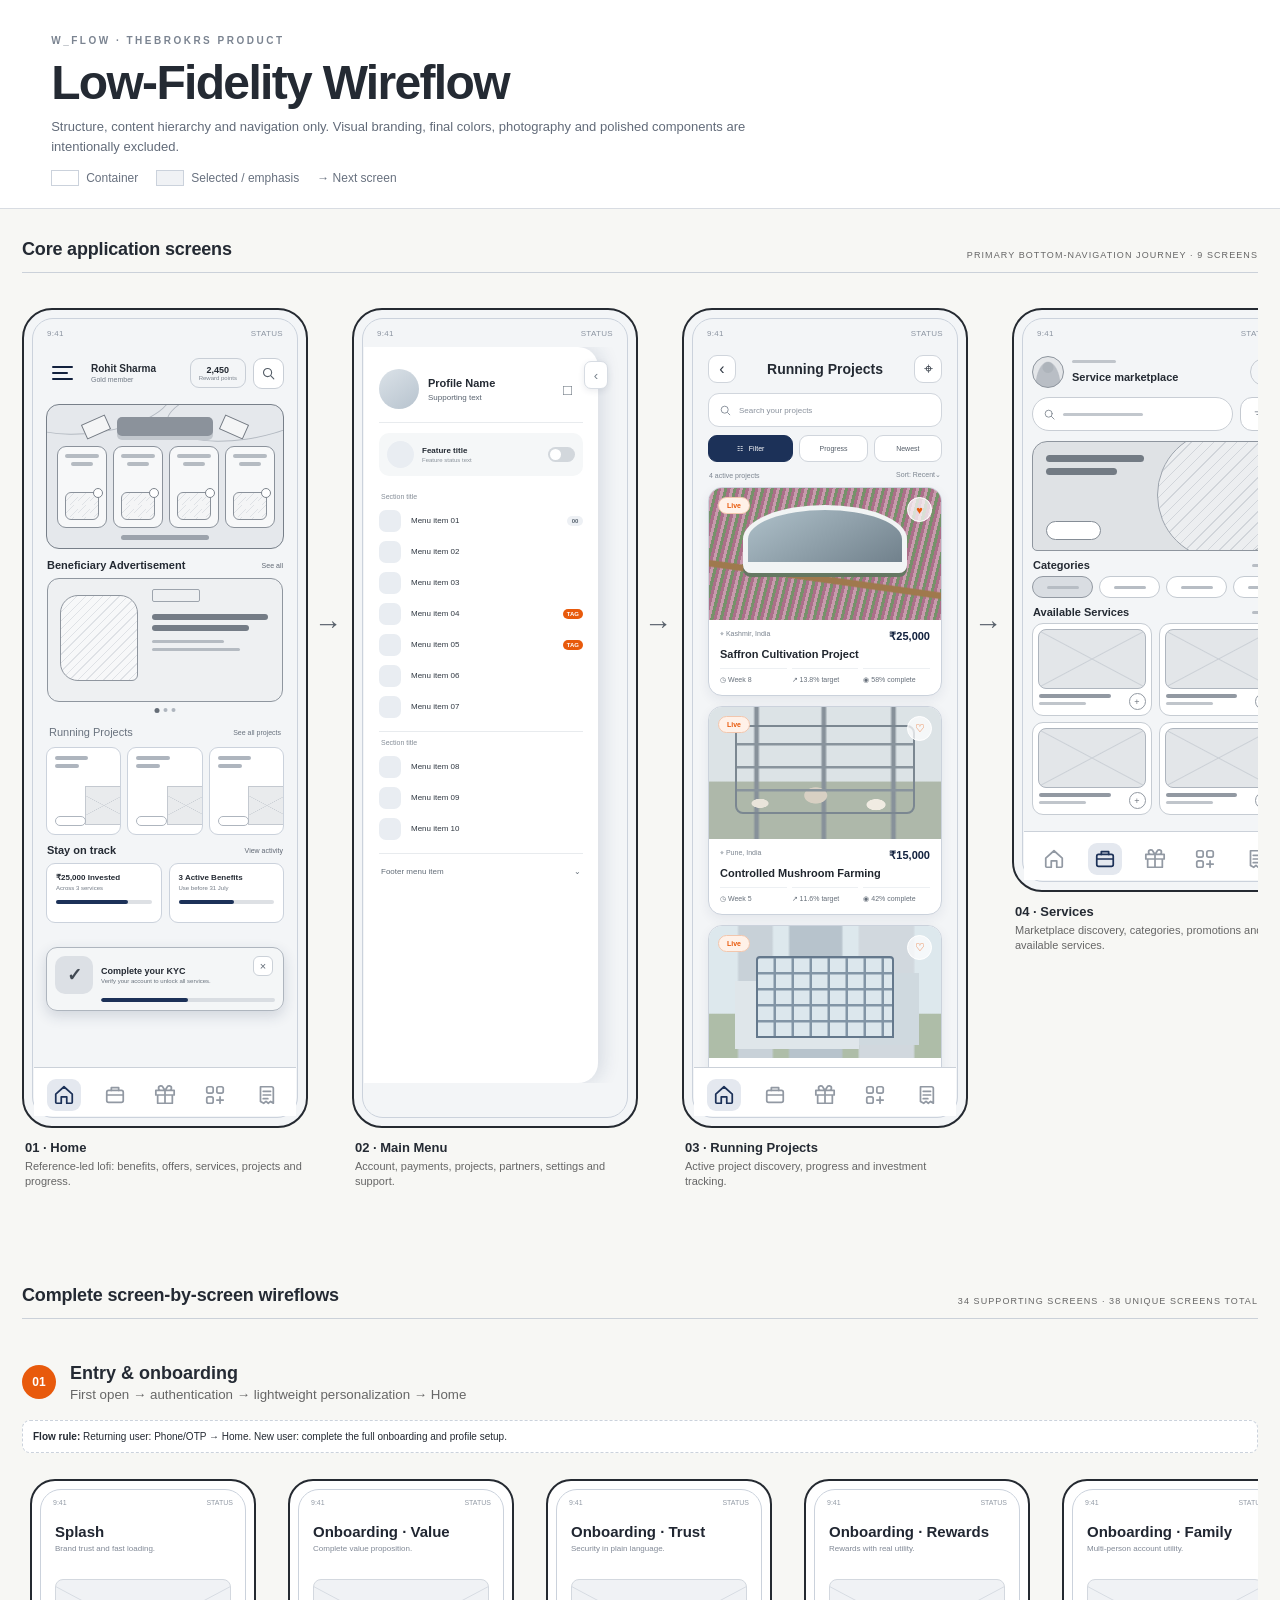
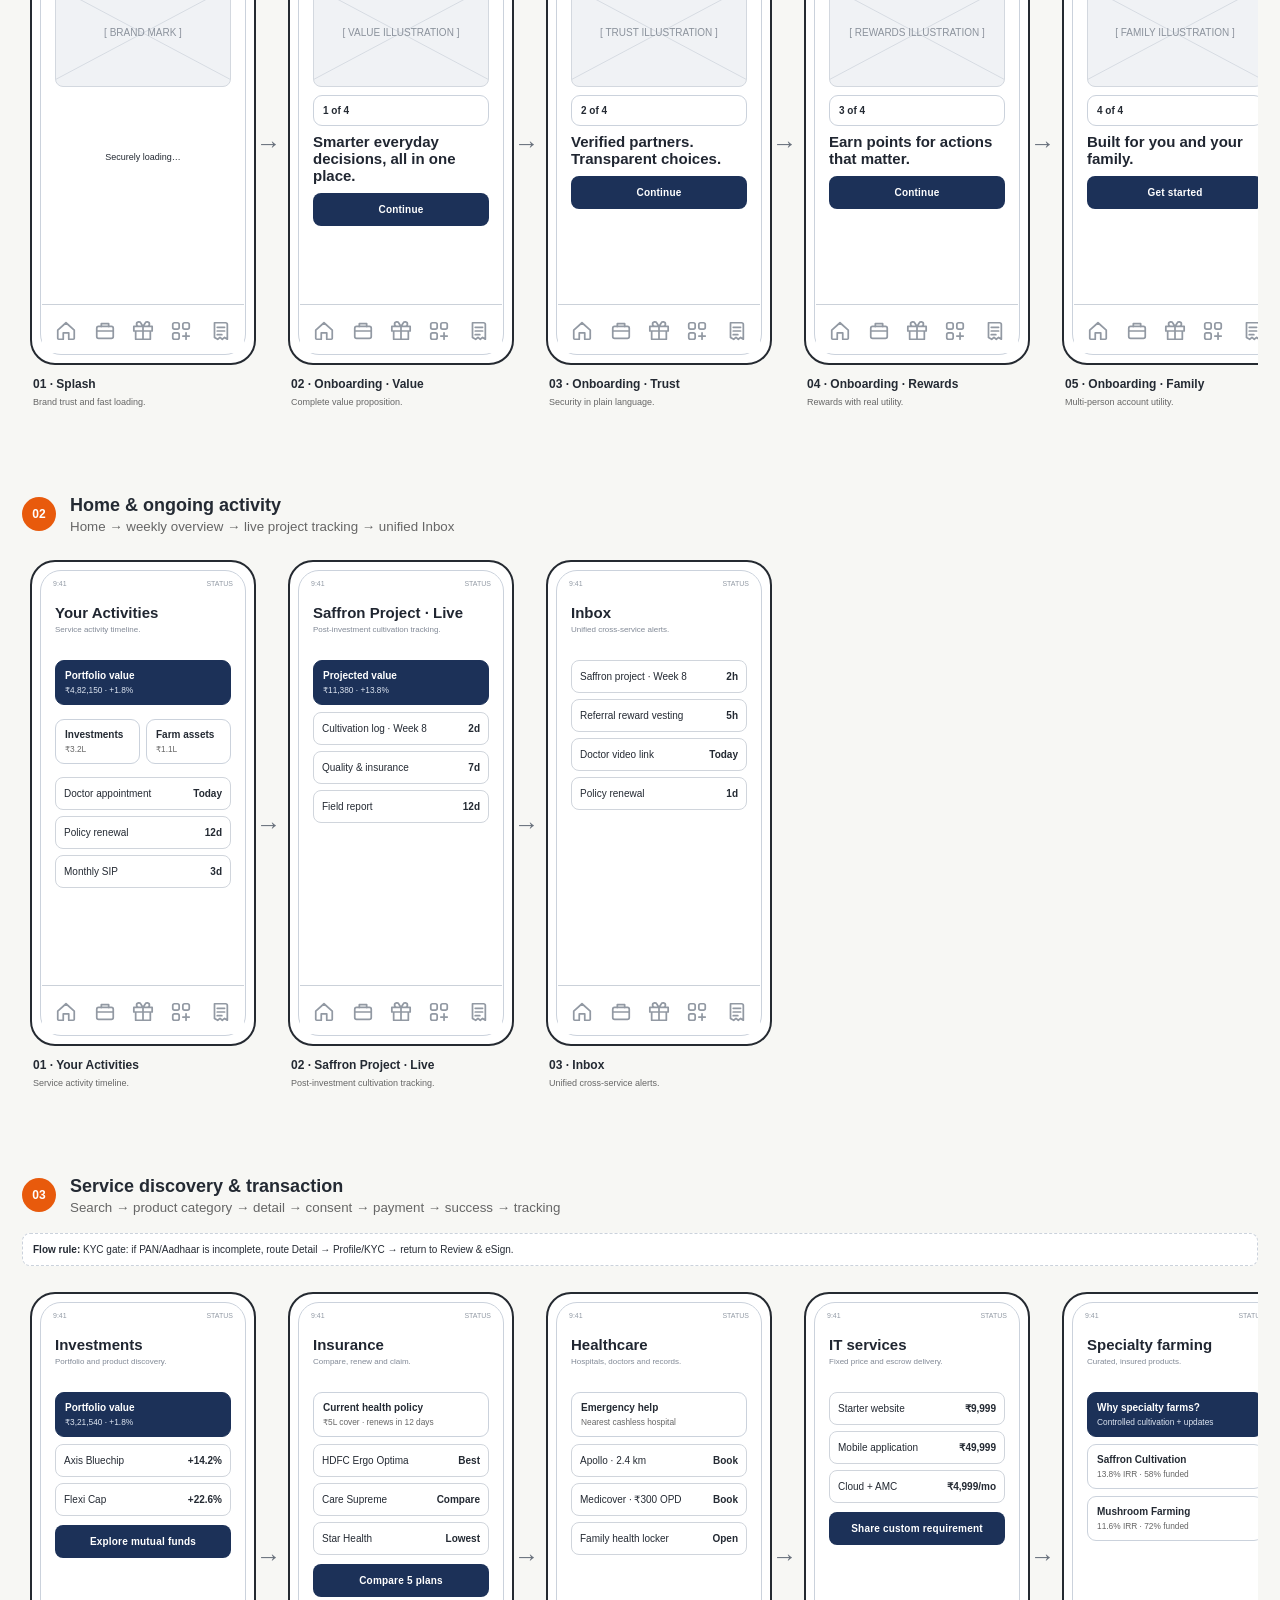
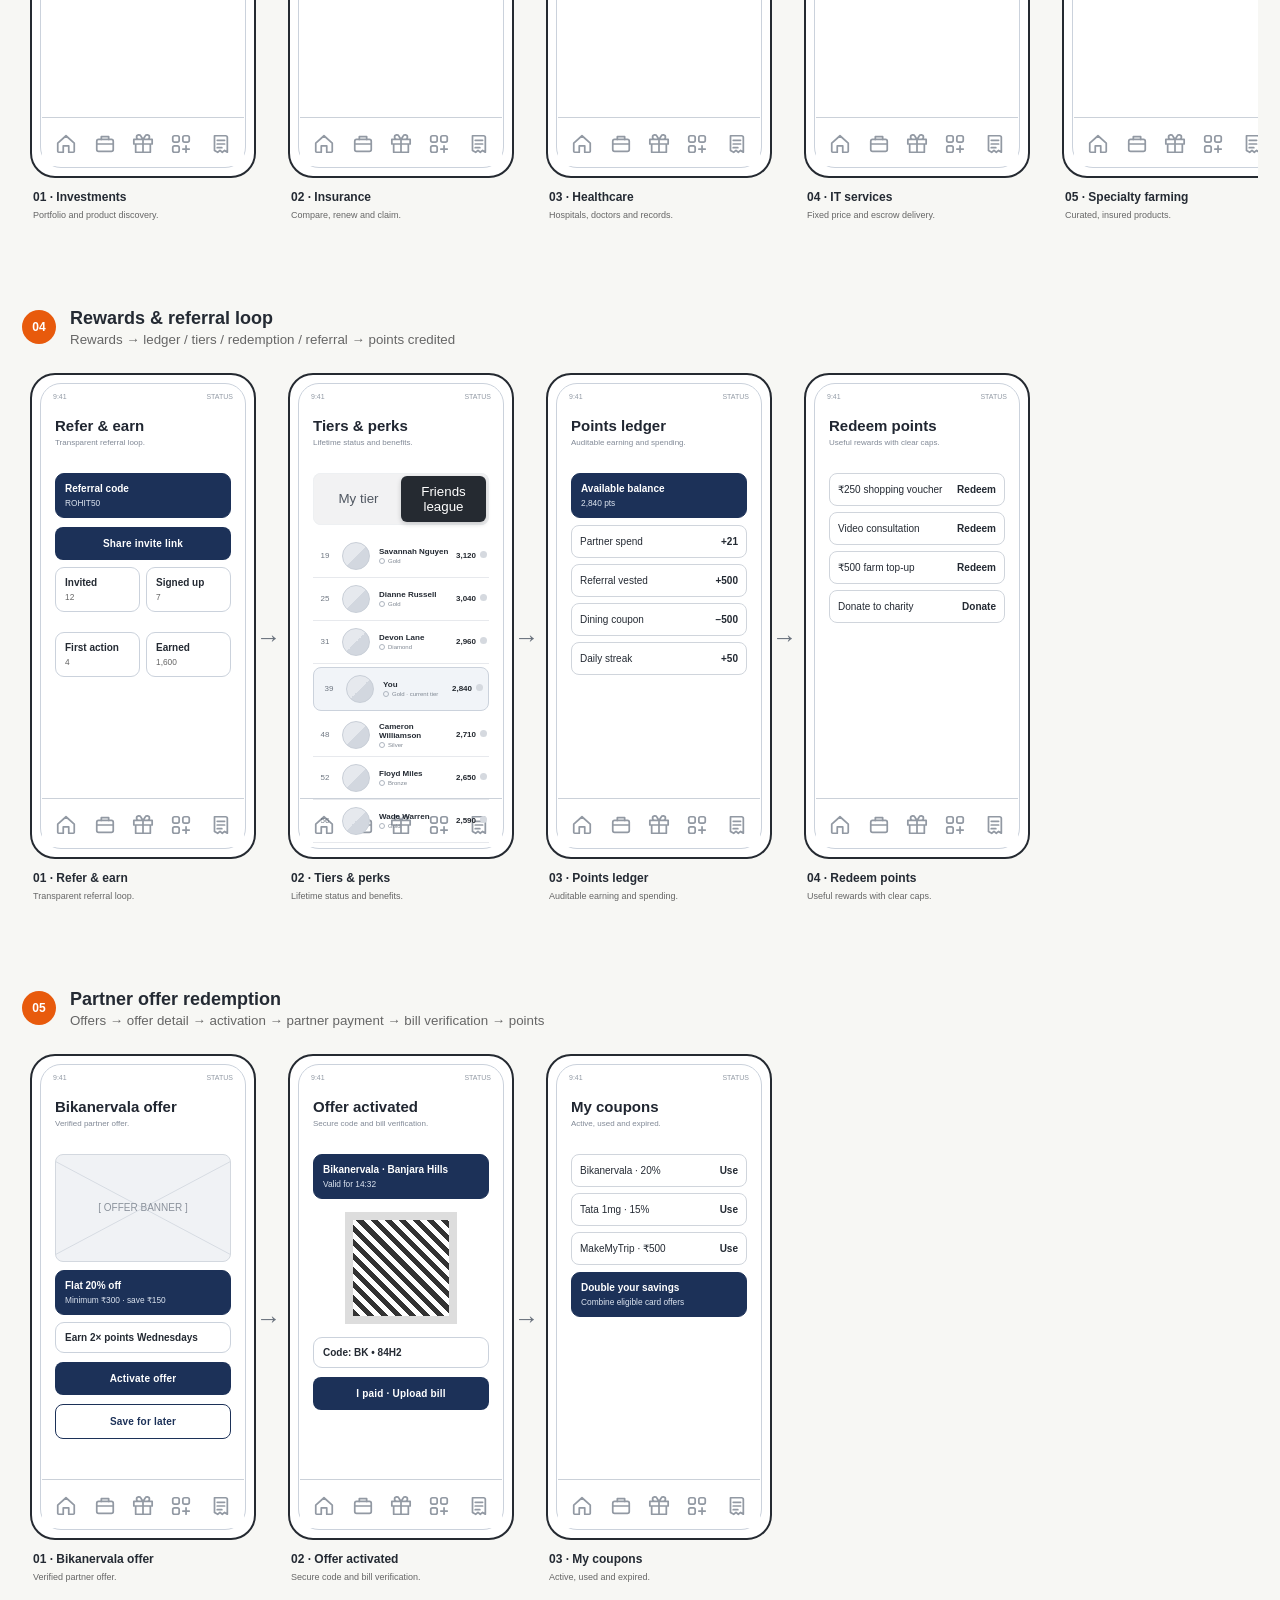
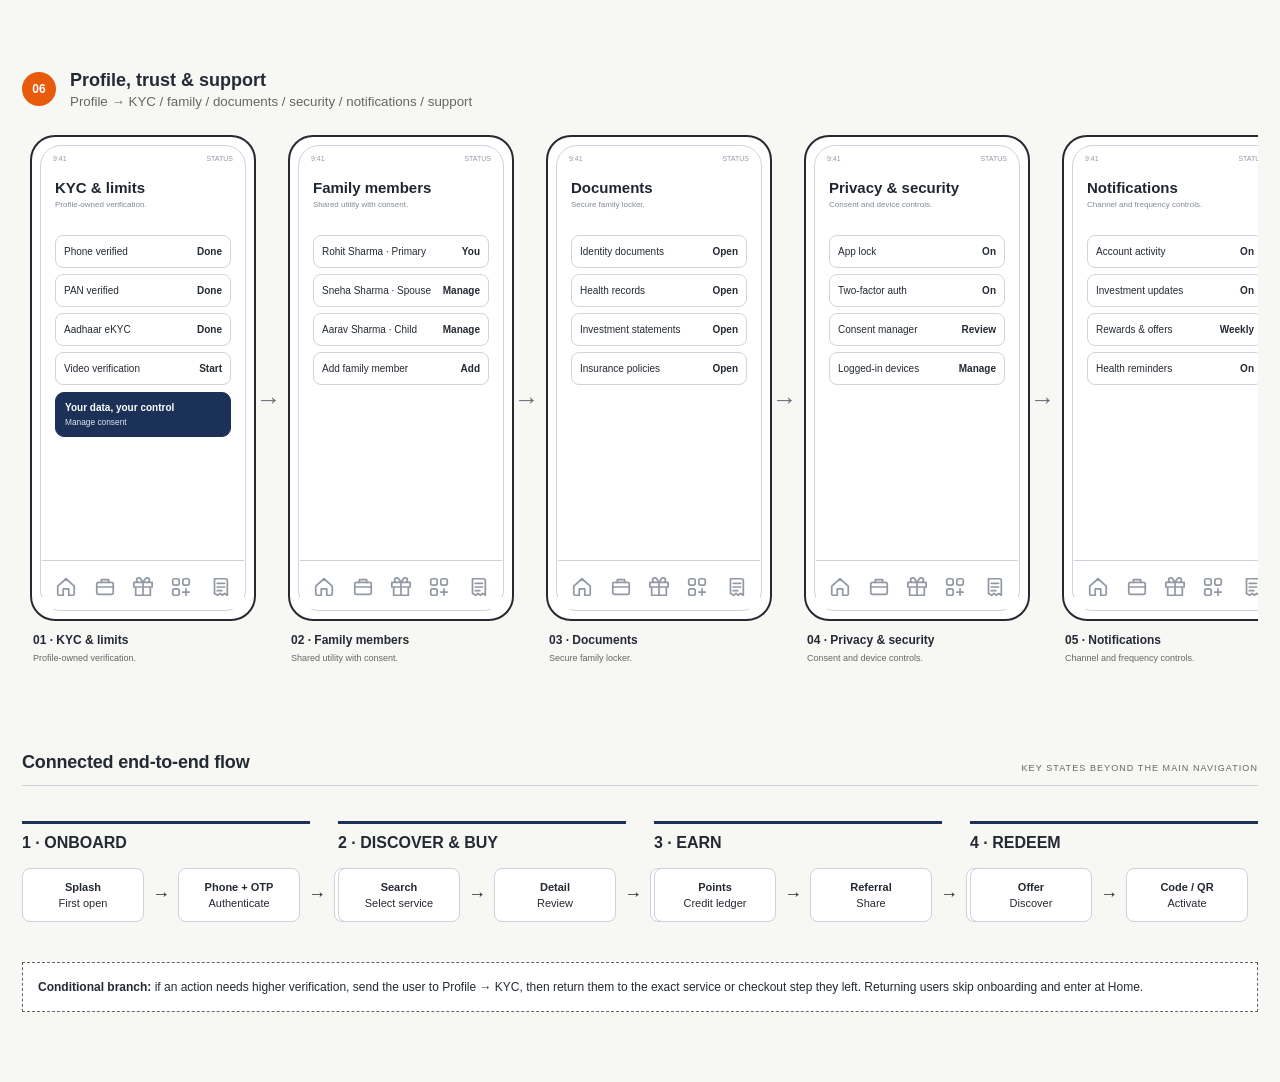
<file: W_Flow.html>
<!doctype html>
<html lang="en">
  <head>
    <meta charset="utf-8" />
    <meta name="viewport" content="width=device-width, initial-scale=1" />
    <title>TheBrokrs — Low-Fidelity Wireflow</title>
    <style>
      :root {
        --ink: #202020;
        --line: #777;
        --soft: #dedede;
        --paper: #f5f5f2;
        --white: #fff;
      }
      * {
        box-sizing: border-box;
      }
      body {
        margin: 0;
        background: var(--paper);
        color: var(--ink);
        font-family: Arial, Helvetica, sans-serif;
      }
      header {
        padding: 42px 5vw 25px;
        border-bottom: 2px solid var(--ink);
        background: var(--white);
      }
      header small {
        letter-spacing: 0.18em;
        text-transform: uppercase;
      }
      h1 {
        margin: 8px 0;
        font-size: clamp(30px, 5vw, 62px);
      }
      header p {
        max-width: 720px;
        margin: 0;
        color: #555;
        line-height: 1.5;
      }
      .legend {
        display: flex;
        gap: 18px;
        flex-wrap: wrap;
        margin-top: 20px;
        font-size: 12px;
      }
      .legend span {
        display: flex;
        align-items: center;
        gap: 7px;
      }
      .swatch {
        width: 28px;
        height: 16px;
        border: 1px solid var(--line);
        display: inline-block;
      }
      .fill {
        background: var(--soft);
      }
      main {
        padding: 38px 5vw 70px;
      }
      .section-title {
        display: flex;
        align-items: end;
        justify-content: space-between;
        gap: 20px;
        margin: 0 0 25px;
        border-bottom: 1px solid var(--line);
        padding-bottom: 12px;
      }
      .section-title h2 {
        margin: 0;
        font-size: 22px;
      }
      .section-title p {
        margin: 0;
        color: #666;
        font-size: 13px;
      }
      .flow {
        display: flex;
        gap: 58px;
        overflow-x: auto;
        padding: 12px 12px 34px;
        scroll-snap-type: x proximity;
      }
      .step {
        position: relative;
        flex: 0 0 300px;
        scroll-snap-align: start;
      }
      .step:not(:last-child)::after {
        content: "→";
        position: absolute;
        right: -43px;
        top: 310px;
        font-size: 34px;
        color: #555;
      }
      .phone {
        height: 630px;
        border: 3px solid var(--ink);
        border-radius: 28px;
        background: var(--white);
        padding: 18px 14px 14px;
        position: relative;
        box-shadow: 7px 7px 0 #c9c9c5;
        overflow: hidden;
      }
      .status {
        display: flex;
        justify-content: space-between;
        border-bottom: 1px solid #aaa;
        padding: 0 8px 10px;
        font-size: 10px;
      }
      .screen {
        height: 536px;
        overflow: hidden;
        padding: 16px 5px 8px;
      }
      .screen h3 {
        margin: 0 0 5px;
        font-size: 20px;
      }
      .sub {
        font-size: 10px;
        color: #666;
        margin-bottom: 14px;
      }
      .box {
        border: 1.5px solid var(--line);
        padding: 10px;
        margin: 8px 0;
        background: #fff;
      }
      .box.fill {
        background: var(--soft);
      }
      .hero {
        height: 102px;
        display: flex;
        flex-direction: column;
        justify-content: end;
      }
      .placeholder {
        height: 54px;
        background: repeating-linear-gradient(
          135deg,
          #eee,
          #eee 7px,
          #d7d7d7 7px,
          #d7d7d7 8px
        );
        border: 1px solid #888;
        margin-bottom: 7px;
      }
      .row {
        display: flex;
        gap: 7px;
      }
      .row > * {
        flex: 1;
      }
      .label {
        font-size: 9px;
        text-transform: uppercase;
        letter-spacing: 0.08em;
        color: #555;
      }
      .line {
        height: 8px;
        background: #bbb;
        margin: 6px 0;
      }
      .line.short {
        width: 55%;
      }
      .button {
        border: 2px solid var(--ink);
        padding: 10px;
        text-align: center;
        font-size: 11px;
        font-weight: bold;
        margin: 9px 0;
      }
      .chips {
        display: flex;
        gap: 5px;
        margin: 9px 0;
      }
      .chip {
        border: 1px solid #777;
        padding: 5px 8px;
        font-size: 9px;
        border-radius: 10px;
      }
      .nav {
        position: absolute;
        left: 14px;
        right: 14px;
        bottom: 12px;
        border-top: 2px solid var(--ink);
        background: white;
        display: grid;
        grid-template-columns: repeat(5, 1fr);
        padding-top: 8px;
      }
      .nav span {
        text-align: center;
        font-size: 8px;
      }
      .nav b {
        display: block;
        width: 15px;
        height: 15px;
        border: 1px solid #555;
        margin: 0 auto 3px;
      }
      .active b {
        background: #555;
      }
      .caption {
        padding: 16px 4px;
      }
      .caption b {
        display: block;
        font-size: 14px;
      }
      .caption small {
        color: #666;
        line-height: 1.4;
        display: block;
        margin-top: 4px;
      }
      .map {
        margin-top: 45px;
      }
      .lanes {
        display: grid;
        grid-template-columns: repeat(4, minmax(190px, 1fr));
        gap: 28px;
        overflow-x: auto;
        padding: 10px 0;
      }
      .lane {
        border-top: 3px solid #333;
        padding-top: 10px;
      }
      .nodes {
        display: flex;
        align-items: center;
        gap: 8px;
        margin-top: 16px;
      }
      .node {
        border: 1.5px solid #666;
        padding: 12px 9px;
        min-width: 122px;
        background: white;
        text-align: center;
        font-size: 11px;
      }
      .node strong {
        display: block;
        margin-bottom: 4px;
      }
      .arrow {
        font-size: 18px;
      }
      .note {
        margin-top: 30px;
        border: 1px dashed #666;
        padding: 15px;
        font-size: 12px;
        line-height: 1.5;
        background: #fff;
      }
      .flow-group {
        margin: 48px 0;
      }
      .flow-group-head {
        display: flex;
        gap: 14px;
        align-items: center;
        margin-bottom: 18px;
      }
      .flow-group-head span {
        border: 2px solid #333;
        border-radius: 50%;
        width: 34px;
        height: 34px;
        display: grid;
        place-items: center;
        font-weight: bold;
      }
      .flow-group-head h3 {
        margin: 0;
        font-size: 18px;
      }
      .flow-group-head small {
        display: block;
        color: #666;
        margin-top: 3px;
      }
      .mini-flow {
        display: flex;
        gap: 42px;
        overflow-x: auto;
        padding: 8px 8px 30px;
      }
      .mini-step {
        flex: 0 0 238px;
        position: relative;
      }
      .mini-step:not(:last-child)::after {
        content: "→";
        position: absolute;
        right: -31px;
        top: 250px;
        font-size: 25px;
      }
      .mini-phone {
        height: 500px;
        border: 2.5px solid #222;
        border-radius: 22px;
        background: #fff;
        padding: 13px;
        box-shadow: 5px 5px 0 #ccc;
        position: relative;
        overflow: hidden;
      }
      .mini-status {
        display: flex;
        justify-content: space-between;
        font-size: 8px;
        padding: 0 4px 8px;
        border-bottom: 1px solid #aaa;
      }
      .mini-content {
        padding: 13px 2px 42px;
      }
      .mini-content h4 {
        margin: 0 0 4px;
        font-size: 17px;
      }
      .mini-content > .desc {
        font-size: 9px;
        color: #666;
        margin-bottom: 13px;
        min-height: 22px;
      }
      .wf-art {
        height: 108px;
        border: 1.5px solid #777;
        background: repeating-linear-gradient(
          135deg,
          #eee,
          #eee 8px,
          #d7d7d7 8px,
          #d7d7d7 9px
        );
        display: grid;
        place-items: center;
        margin: 8px 0;
        font-size: 10px;
        color: #555;
      }
      .wf-card {
        border: 1.5px solid #777;
        padding: 9px;
        margin: 7px 0;
        font-size: 10px;
      }
      .wf-card.em {
        background: #ddd;
      }
      .wf-card b,
      .wf-card small {
        display: block;
      }
      .wf-card small {
        color: #666;
        margin-top: 4px;
      }
      .wf-row {
        border-bottom: 1px solid #aaa;
        padding: 9px 2px;
        font-size: 10px;
        display: flex;
        justify-content: space-between;
        gap: 8px;
      }
      .wf-field {
        border: 1.5px solid #777;
        padding: 9px;
        margin: 7px 0;
        font-size: 9px;
      }
      .wf-field b {
        display: block;
        font-size: 11px;
        margin-top: 3px;
      }
      .wf-btn {
        border: 2px solid #222;
        padding: 9px;
        text-align: center;
        font-size: 10px;
        font-weight: bold;
        margin-top: 9px;
      }
      .wf-btn.alt {
        border-width: 1px;
      }
      .wf-grid {
        display: grid;
        grid-template-columns: 1fr 1fr;
        gap: 6px;
      }
      .wf-code {
        height: 112px;
        width: 112px;
        margin: 13px auto;
        border: 8px solid #ddd;
        background: repeating-linear-gradient(45deg, #333 0 5px, #fff 5px 10px);
      }
      .wf-check {
        width: 62px;
        height: 62px;
        border: 2px solid #444;
        border-radius: 50%;
        display: grid;
        place-items: center;
        margin: 18px auto;
        font-size: 26px;
      }
      .mini-cap {
        padding: 12px 3px;
      }
      .mini-cap b {
        display: block;
        font-size: 12px;
      }
      .mini-cap small {
        font-size: 9px;
        color: #666;
      }
      .branch {
        font-size: 10px;
        border: 1px dashed #666;
        background: #fff;
        padding: 10px;
        margin: 5px 0 18px;
      }
      @media (max-width: 700px) {
        header,
        main {
          padding-left: 20px;
          padding-right: 20px;
        }
        .section-title {
          display: block;
        }
        .section-title p {
          margin-top: 7px;
        }
        .step {
          flex-basis: 276px;
        }
        .phone {
          height: 600px;
        }
        .step:not(:last-child)::after {
          top: 290px;
        }
        .screen {
          height: 505px;
        }
      }
      /* Reference-led visual system */
      :root {
        --navy: #1c3158;
        --navy-2: #12213e;
        --orange: #e85a0c;
        --green: #16865c;
        --gold: #c88b00;
        --ink: #242a33;
        --line: #cbd2dc;
        --soft: #f0f2f5;
        --paper: #f7f7f4;
        --white: #fff;
      }
      body {
        font-family:
          Inter,
          -apple-system,
          BlinkMacSystemFont,
          "Segoe UI",
          Arial,
          sans-serif;
        background: var(--paper);
      }
      header {
        padding: 30px 4vw 22px;
        border-bottom: 1px solid #d8dce2;
        background: #fff;
      }
      header small {
        color: #7b8491;
        font-size: 10px;
        font-weight: 800;
        letter-spacing: 0.25em;
      }
      h1 {
        font-size: clamp(28px, 4vw, 48px);
        letter-spacing: -0.035em;
        margin: 7px 0;
      }
      header p {
        font-size: 13px;
        color: #626b79;
      }
      .legend {
        margin-top: 14px;
        color: #68717f;
      }
      main {
        padding: 30px 22px 70px;
      }
      .section-title {
        border-color: #cbd1d9;
        max-width: 1500px;
        margin-left: auto;
        margin-right: auto;
      }
      .section-title h2 {
        font-size: 18px;
        letter-spacing: -0.01em;
      }
      .section-title p {
        text-transform: uppercase;
        letter-spacing: 0.12em;
        font-size: 9px;
      }
      .flow {
        gap: 44px;
        max-width: 1540px;
        margin: auto;
        padding: 10px 6px 38px;
      }
      .step {
        flex-basis: 286px;
      }
      .step:not(:last-child)::after {
        right: -34px;
        top: 300px;
        font-size: 28px;
        color: #59616b;
      }
      .phone {
        height: 584px;
        border: 2.5px solid #252a31;
        border-radius: 30px;
        padding: 11px 10px 12px;
        box-shadow: none;
      }
      .phone::before,
      .mini-phone::before {
        content: "";
        position: absolute;
        inset: 8px;
        border: 1px solid #cbd2dc;
        border-radius: 21px;
        pointer-events: none;
      }
      .status {
        position: relative;
        z-index: 1;
        border: 0;
        padding: 8px 13px 9px;
        color: #8b94a1;
        font-size: 8px;
        letter-spacing: 0.04em;
      }
      .screen {
        height: 500px;
        padding: 8px 14px 64px;
        position: relative;
      }
      .screen h3 {
        font-size: 16px;
      }
      .sub {
        font-size: 9px;
        color: #808894;
      }
      .box {
        border: 1.5px solid var(--line);
        border-radius: 10px;
        padding: 9px;
        margin: 7px 0;
      }
      .box.fill {
        background: var(--soft);
      }
      .hero {
        height: auto;
        min-height: 84px;
      }
      .placeholder {
        border-color: #d4d9e0;
        background:
          linear-gradient(
            28deg,
            transparent 49.5%,
            #d6dbe2 50%,
            transparent 50.5%
          ),
          linear-gradient(
            -28deg,
            transparent 49.5%,
            #d6dbe2 50%,
            transparent 50.5%
          ),
          #f0f2f5;
        border-radius: 7px;
      }
      .line {
        height: 7px;
        border-radius: 3px;
        background: #e4e7eb;
      }
      .label {
        color: #818996;
        font-size: 7px;
      }
      .button,
      .wf-btn {
        border: 0;
        border-radius: 8px;
        background: var(--navy);
        color: #fff;
        padding: 11px;
        letter-spacing: 0.02em;
      }
      .chips {
        overflow: hidden;
      }
      .chip {
        white-space: nowrap;
        border-color: #c9d0d9;
        border-radius: 15px;
        color: #69717d;
        font-weight: 600;
      }
      .nav {
        left: 10px;
        right: 10px;
        bottom: 10px;
        height: 49px;
        border-top: 1.5px solid #cbd1d9;
        padding: 7px 5px 2px;
        background: #fff;
        align-items: center;
      }
      .nav button {
        border: 0;
        background: transparent;
        color: #9299a3;
        padding: 0;
        display: grid;
        place-items: center;
        cursor: pointer;
      }
      .nav button svg {
        width: 22px;
        height: 22px;
        fill: none;
        stroke: currentColor;
        stroke-width: 1.9;
        stroke-linecap: round;
        stroke-linejoin: round;
      }
      .nav button .nav-icon {
        width: 34px;
        height: 32px;
        border-radius: 9px;
        display: grid;
        place-items: center;
      }
      .nav button.active {
        color: var(--navy-2);
      }
      .nav button.active .nav-icon {
        background: #e4e8ef;
      }
      .caption {
        padding: 12px 3px;
      }
      .caption b {
        font-size: 13px;
      }
      .caption small {
        font-size: 11px;
      }
      .phone.merged {
        height: 820px;
      }
      .phone.merged .screen {
        height: 736px;
        padding-bottom: 70px;
      }
      .merged-section {
        border-top: 0;
        margin-top: 8px;
        padding-top: 0;
      }
      .summary-slider {
        overflow: hidden;
        margin: 7px 0;
      }
      .summary-track {
        display: flex;
        width: 200%;
        animation: summarySlide 8s ease-in-out infinite;
      }
      .summary-slide {
        flex: 0 0 50%;
        padding-right: 1px;
      }
      .summary-slider .box {
        margin: 0;
      }
      .slider-dots {
        display: flex;
        justify-content: center;
        gap: 5px;
        margin: 7px 0 12px;
      }
      .slider-dots i {
        width: 5px;
        height: 5px;
        border-radius: 50%;
        background: #cbd2dc;
      }
      .slider-dots i:first-child {
        background: var(--navy);
      }
      @keyframes summarySlide {
        0%,
        42% {
          transform: translateX(0);
        }
        50%,
        92% {
          transform: translateX(-50%);
        }
        100% {
          transform: translateX(0);
        }
      }
      @media (prefers-reduced-motion: reduce) {
        .summary-track {
          animation: none;
        }
      }
      .metric {
        background: var(--navy);
        color: #fff;
        border-radius: 11px;
        padding: 13px;
        margin: 7px 0;
      }
      .metric small {
        display: block;
        color: #dfe7f4;
        font-size: 8px;
        text-transform: uppercase;
        letter-spacing: 0.08em;
      }
      .metric strong {
        display: block;
        font-size: 20px;
        margin: 4px 0;
      }
      .ticker {
        display: inline-block;
        border: 1px solid var(--green);
        color: var(--green);
        border-radius: 999px;
        padding: 3px 8px;
        font:
          7px/1.2 ui-monospace,
          monospace;
        background: #fff;
      }
      .pipeline {
        display: grid;
        grid-template-columns: repeat(4, 1fr);
        position: relative;
        margin: 15px 5px 7px;
      }
      .pipeline::before {
        content: "";
        height: 4px;
        background: #d9dde4;
        position: absolute;
        left: 10%;
        right: 10%;
        top: 7px;
      }
      .pipeline span {
        z-index: 1;
        text-align: center;
        font-size: 6px;
        color: #89919d;
      }
      .pipeline i {
        display: block;
        width: 14px;
        height: 14px;
        border-radius: 50%;
        background: #202631;
        margin: 0 auto 5px;
      }
      .pipeline .now i {
        background: var(--orange);
      }
      .primary-action {
        background: var(--navy);
        color: #fff;
        border-radius: 9px;
        padding: 12px;
        text-align: center;
        font-size: 11px;
        font-weight: 800;
        margin: 10px 0;
      }
      .otp {
        display: grid;
        grid-template-columns: repeat(6, 1fr);
        gap: 7px;
        margin: 13px 0;
      }
      .otp i {
        height: 44px;
        border: 1.5px solid #c8cfd8;
        border-radius: 10px;
      }
      .otp i.filled {
        border-color: #222831;
      }
      .deal {
        border: 1.5px solid var(--line);
        border-radius: 10px;
        overflow: hidden;
        margin: 8px 0;
        padding: 0 9px 9px;
      }
      .deal .placeholder {
        margin: 0 -9px 8px;
        height: 82px;
        border: 0;
        border-radius: 0;
      }
      .deal-head {
        display: flex;
        justify-content: space-between;
        gap: 8px;
        align-items: center;
      }
      .deal-head b {
        font-size: 10px;
      }
      .refer {
        background: var(--navy);
        color: white;
        padding: 8px 14px;
        border-radius: 8px;
        font-size: 9px;
        font-weight: 800;
      }
      .annotation {
        display: flex;
        gap: 9px;
        margin: 8px 0;
        color: #535d6a;
        font-size: 10px;
        line-height: 1.35;
      }
      .annotation em {
        flex: 0 0 20px;
        height: 20px;
        border-radius: 50%;
        display: grid;
        place-items: center;
        background: var(--orange);
        color: #fff;
        font-style: normal;
        font-weight: 800;
      }
      .annotation b {
        display: block;
        color: #282e37;
        margin-bottom: 2px;
      }
      .mini-flow {
        gap: 32px;
      }
      .mini-step {
        flex-basis: 226px;
      }
      .mini-step:not(:last-child)::after {
        right: -25px;
        color: #69717c;
      }
      .mini-phone {
        height: 486px;
        border: 2px solid #252a31;
        border-radius: 25px;
        box-shadow: none;
        padding: 11px;
      }
      .mini-status {
        position: relative;
        z-index: 1;
        border: 0;
        color: #929aa5;
        padding: 7px 10px;
        font-size: 7px;
      }
      .mini-content {
        padding: 10px 12px 44px;
        position: relative;
        z-index: 1;
      }
      .mini-content h4 {
        font-size: 15px;
        color: #202631;
      }
      .mini-content > .desc {
        font-size: 8px;
        color: #818996;
      }
      .wf-art {
        border-color: #d3d8df;
        border-radius: 8px;
        background:
          linear-gradient(
            28deg,
            transparent 49.5%,
            #d6dbe2 50%,
            transparent 50.5%
          ),
          linear-gradient(
            -28deg,
            transparent 49.5%,
            #d6dbe2 50%,
            transparent 50.5%
          ),
          #f0f2f5;
        color: #8b929c;
      }
      .wf-card {
        border-color: #cbd2dc;
        border-radius: 9px;
      }
      .wf-card.em {
        background: var(--navy);
        color: #fff;
        border-color: var(--navy);
      }
      .wf-card.em small {
        color: #dce4f0;
      }
      .wf-row {
        border: 1px solid #d0d5dc;
        border-radius: 8px;
        margin: 6px 0;
        padding: 10px 8px;
      }
      .wf-field {
        border-color: #cbd2dc;
        border-radius: 8px;
      }
      .wf-btn.alt {
        background: #fff;
        color: var(--navy);
        border: 1.5px solid var(--navy);
      }
      .wf-check {
        border-color: var(--green);
        color: var(--green);
      }
      .league-tabs {
        display: grid;
        grid-template-columns: 1fr 1fr;
        background: #f2f2f3;
        border-radius: 8px;
        padding: 3px;
        margin: 8px 0 10px;
        box-shadow: inset 0 0 0 1px #eef0f2;
      }
      .league-tabs button {
        appearance: none;
        border: 0;
        background: transparent;
        color: #505761;
        padding: 8px 4px;
        text-align: center;
        font: 600 7px/1 inherit;
        border-radius: 6px;
        cursor: pointer;
      }
      .league-tabs button.active {
        background: #252a31;
        color: #fff;
        box-shadow: 0 2px 5px rgba(20, 25, 32, 0.2);
      }
      .league-row {
        display: grid;
        grid-template-columns: 20px 30px 1fr auto;
        gap: 7px;
        align-items: center;
        border-bottom: 1px solid #e7e9ed;
        padding: 7px 2px;
        font-size: 8px;
      }
      .league-row.you {
        background: #f1f4f8;
        border: 1px solid #cbd2dc;
        border-radius: 8px;
        padding: 7px 5px;
        margin: 3px 0;
      }
      .league-rank {
        color: #6f7782;
        text-align: center;
      }
      .league-avatar {
        width: 28px;
        height: 28px;
        border: 1px solid #c8ced7;
        border-radius: 50%;
        background: linear-gradient(135deg, #e6e9ee 50%, #d2d7df 50%);
      }
      .league-person b,
      .league-person small {
        display: block;
      }
      .league-person b {
        font-size: 8px;
      }
      .league-person small {
        font-size: 6px;
        color: #7f8792;
        margin-top: 2px;
      }
      .tier-dot {
        display: inline-block;
        width: 6px;
        height: 6px;
        border: 1px solid #aeb5bf;
        border-radius: 50%;
        margin-right: 3px;
        vertical-align: -1px;
      }
      .league-points {
        font-weight: 800;
        color: #252a31;
        white-space: nowrap;
      }
      .league-points::after {
        content: "";
        display: inline-block;
        width: 7px;
        height: 7px;
        background: #d5d9df;
        border-radius: 50%;
        margin-left: 4px;
      }
      .flow-group {
        max-width: 1540px;
        margin: 44px auto;
      }
      .flow-group-head span {
        background: var(--orange);
        border: 0;
        color: #fff;
        font-size: 12px;
      }
      .branch {
        border-color: #cbd2dc;
        border-radius: 8px;
      }
      .lane {
        border-color: var(--navy);
      }
      .node {
        border-color: #cbd2dc;
        border-radius: 8px;
      }
      /* Reference-matched search screen — intentionally low fidelity */
      .search-lofi .screen{padding:9px 8px 8px;background:#f1f3f6}.search-welcome{display:grid;grid-template-columns:30px 1fr auto;gap:7px;align-items:center;margin-bottom:9px}.search-avatar{width:30px;height:30px;border:1.5px solid #8d949d;border-radius:50%;background:#e1e4e8}.search-welcome-copy i{display:block;height:4px;background:#aeb5be;border-radius:4px;margin-bottom:4px;width:38px}.search-welcome-copy b{font-size:11px}.search-alert{width:27px;height:27px;border:1px solid #b6bcc4;border-radius:8px;display:grid;place-items:center}.search-alert::before{content:"";width:9px;height:10px;border:1.5px solid #777f89;border-radius:5px 5px 3px 3px}.search-tools{display:grid;grid-template-columns:minmax(0,1fr) 39px;gap:7px;margin-bottom:9px}.search-field{height:36px;border:1px solid #c8ced6;border-radius:11px;background:#fff;display:flex;align-items:center;gap:8px;padding:0 10px}.search-field svg,.search-filter svg{width:14px;height:14px;fill:none;stroke:#777f89;stroke-width:1.8;stroke-linecap:round}.search-field i{height:4px;width:74px;border-radius:4px;background:#c2c7cd}.search-filter{border:1px solid #9fa6af;border-radius:11px;background:#dfe3e8;display:grid;place-items:center}.search-section-head{display:flex;align-items:center;justify-content:space-between;margin:0 1px 5px}.search-section-head b{font-size:11px}.search-section-head span{width:24px;height:3px;border-radius:4px;background:#b5bbc2}.search-results{display:grid;gap:5px;margin-bottom:9px}.search-result{height:31px;border:1px solid #c8ced6;border-radius:9px;background:#fff;display:grid;grid-template-columns:24px 1fr 12px;gap:7px;align-items:center;padding:4px 7px}.search-result-art{width:23px;height:23px;border:1px solid #aeb5be;border-radius:7px;background:#e5e8eb}.search-result-lines{display:grid;gap:4px}.search-result-lines i{display:block;height:4px;width:72%;border-radius:4px;background:#aeb5be}.search-result-lines i:last-child{height:3px;width:45%;background:#c7ccd2}.search-result-arrow{width:7px;height:7px;border-top:1.5px solid #8d949d;border-right:1.5px solid #8d949d;transform:rotate(45deg)}.popular-panel{border:1px solid #d0d5dc;border-radius:11px;background:#fff;padding:7px;margin-bottom:9px}.popular-grid{display:grid;grid-template-columns:repeat(4,1fr);gap:6px}.popular-item{text-align:center}.popular-art{height:32px;border:1px solid #aeb5be;border-radius:9px;background:#e8eaed;display:grid;place-items:center}.popular-art::before{content:"";width:13px;height:13px;border:1.5px solid #8f969f;border-radius:4px}.popular-item:nth-child(2) .popular-art::before{border-radius:50%}.popular-item:nth-child(3) .popular-art::before{width:15px;height:10px;border-radius:2px}.popular-item:nth-child(4) .popular-art::before{width:12px;height:15px;border-radius:6px 6px 2px 2px}.popular-item i{display:block;width:68%;height:3px;border-radius:4px;background:#aeb5be;margin:4px auto 0}.recommended-rail{display:flex;gap:7px;overflow:hidden;margin:0 -8px;padding:0 8px 3px}.recommended-card{flex:0 0 124px;border:1px solid #c8ced6;border-radius:12px;background:#fff;padding:6px}.recommended-art{height:72px;border:1px solid #aeb5be;border-radius:9px;background:linear-gradient(28deg,transparent 49%,#c9ced5 50%,transparent 51%),linear-gradient(-28deg,transparent 49%,#c9ced5 50%,transparent 51%),#e5e8eb;position:relative}.recommended-art::after{content:"";position:absolute;right:6px;top:6px;width:15px;height:15px;border:1px solid #8f969f;border-radius:50%;background:#fff}.recommended-copy{padding:6px 1px 1px}.recommended-copy i{display:block;height:4px;border-radius:5px;background:#9299a2;width:74%;margin-bottom:4px}.recommended-copy i:last-child{height:3px;width:46%;background:#c2c7cd}
      /* Service marketplace screen — intentionally low fidelity */
      .service-lofi .screen{padding:9px 8px 8px;background:#f3f4f5}.service-head{display:grid;grid-template-columns:32px 1fr 28px;gap:8px;align-items:center;margin-bottom:9px}.service-avatar{width:32px;height:32px;border:1.5px solid #8e959e;border-radius:50%;background:radial-gradient(circle at 50% 35%,#aeb4bb 0 5px,transparent 6px),radial-gradient(ellipse at 50% 100%,#b9bec5 0 12px,transparent 13px),#e4e6e9}.service-person i{display:block;width:44px;height:3px;border-radius:4px;background:#c0c5cb;margin-bottom:4px}.service-person b{font-size:11px}.service-head-action{width:28px;height:28px;border:1px solid #c5cad1;border-radius:50%;display:grid;place-items:center}.service-head-action::before{content:"";width:9px;height:10px;border:1.5px solid #8c939c;border-radius:5px}.service-search-row{display:grid;grid-template-columns:1fr 38px;gap:7px;margin-bottom:10px}.service-search{height:34px;border:1px solid #c9ced5;border-radius:17px;background:#fff;display:flex;align-items:center;gap:7px;padding:0 10px}.service-search svg,.service-tune svg{width:13px;height:13px;fill:none;stroke:#858d96;stroke-width:1.7;stroke-linecap:round}.service-search i{width:80px;height:3px;border-radius:4px;background:#c2c7cd}.service-tune{border:1px solid #c5cad1;border-radius:12px;background:#fff;display:grid;place-items:center}.service-promo{height:110px;border:1.5px solid #8e959e;border-radius:15px 15px 15px 5px;background:#dfe2e5;position:relative;overflow:hidden;padding:13px}.service-promo-lines{width:45%;display:grid;gap:6px}.service-promo-lines i{height:7px;border-radius:5px;background:#737b84}.service-promo-lines i:last-child{width:72%}.service-promo-art{position:absolute;right:-10px;top:-12px;width:130px;height:130px;border:1px solid #9da4ad;border-radius:50%;background:repeating-linear-gradient(135deg,#eceef0 0 7px,#d1d5da 7px 8px)}.service-promo-action{position:absolute;left:13px;bottom:10px;width:55px;height:19px;border:1.5px solid #858d96;border-radius:12px;background:#fff}.service-block-head{display:flex;align-items:center;justify-content:space-between;margin:8px 1px 5px}.service-block-head b{font-size:11px}.service-block-head span{width:25px;height:3px;border-radius:4px;background:#b8bdc4}.service-categories{display:flex;gap:6px;overflow:hidden}.service-category{flex:0 0 61px;height:22px;border:1px solid #c4cad1;border-radius:12px;background:#fff;display:grid;place-items:center}.service-category i{width:32px;height:3px;border-radius:4px;background:#b7bdc4}.service-category.active{background:#d9dde2;border-color:#9299a2}.service-provider-row{display:grid;grid-template-columns:1fr 1fr;gap:6px 7px}.service-provider{border:1px solid #c6ccd3;border-radius:11px;background:#fff;padding:5px}.service-provider-art{height:60px;border:1px solid #aeb5be;border-radius:8px;background:linear-gradient(28deg,transparent 49%,#cbd0d6 50%,transparent 51%),linear-gradient(-28deg,transparent 49%,#cbd0d6 50%,transparent 51%),#e3e6e9}.service-provider-copy{position:relative;padding:5px 1px 1px}.service-provider-copy i{display:block;width:68%;height:4px;border-radius:4px;background:#9299a2;margin-bottom:4px}.service-provider-copy i:nth-child(2){width:45%;height:3px;background:#c0c5cb}.service-provider-copy::after{content:"+";position:absolute;right:0;bottom:0;width:15px;height:15px;border:1px solid #9299a2;border-radius:50%;display:grid;place-items:center;font-size:9px;color:#707780}
      /* Reference-matched home screen — intentionally low fidelity */
      .phone.home-lofi {
        height: 820px;
      }
      .home-lofi .screen {
        height: 736px;
        padding: 7px 12px 67px;
        overflow: hidden;
      }
      .home-lofi .nav {
        z-index: 5;
      }
      .home-head {
        display: grid;
        grid-template-columns: 38px 1fr auto 31px;
        gap: 7px;
        align-items: center;
        margin-bottom: 12px;
      }
      .home-avatar {
        width: 38px;
        height: 38px;
        border: 0;
        border-radius: 0;
        display: flex;
        flex-direction: column;
        align-items: flex-start;
        justify-content: center;
        gap: 4px;
        padding: 7px 6px;
        background: transparent;
        color: var(--navy-2);
        cursor: pointer;
      }
      .home-avatar i {
        display: block;
        width: 21px;
        height: 2px;
        border-radius: 3px;
        background: currentColor;
      }
      .home-avatar i:nth-child(2) {
        width: 16px;
      }
      .home-avatar:focus-visible {
        outline: 2px solid var(--orange);
        outline-offset: 1px;
        border-radius: 7px;
      }
      .home-person b,
      .home-person small {
        display: block;
      }
      .home-person b {
        font-size: 10px;
      }
      .home-person small {
        font-size: 7px;
        color: #707985;
        margin-top: 2px;
      }
      .home-points {
        border: 1px solid #c8ced6;
        border-radius: 9px;
        padding: 6px 8px;
        text-align: center;
      }
      .home-points b,
      .home-points small {
        display: block;
      }
      .home-points b {
        font-size: 9px;
      }
      .home-points small {
        font-size: 6px;
        color: #7d8590;
      }
      .home-search {
        width: 31px;
        height: 31px;
        border: 1px solid #c8ced6;
        border-radius: 9px;
        background: #fff;
        display: grid;
        place-items: center;
        padding: 0;
        color: #555e68;
        cursor: pointer;
      }
      .home-search svg {
        width: 15px;
        height: 15px;
        fill: none;
        stroke: currentColor;
        stroke-width: 1.8;
        stroke-linecap: round;
      }
      .home-title {
        display: flex;
        align-items: center;
        justify-content: space-between;
        margin: 9px 1px 7px;
      }
      .home-title b {
        font-size: 11px;
      }
      .home-title span {
        font-size: 7px;
        color: #606874;
      }
      .home-feature {
        height: 124px;
        border: 1.5px solid #777f89;
        border-radius: 12px;
        padding: 13px;
        position: relative;
        overflow: hidden;
        background: #eceeef;
      }
      .home-feature .tag {
        display: inline-block;
        border: 1px solid #8d949d;
        padding: 3px 5px;
        border-radius: 3px;
        font-size: 6px;
        text-transform: uppercase;
      }
      .home-feature h4 {
        font-size: 14px;
        line-height: 1.25;
        margin: 9px 0 4px;
        max-width: 128px;
      }
      .home-feature p {
        font-size: 7px;
        line-height: 1.35;
        margin: 0;
        max-width: 125px;
        color: #626a74;
      }
      .home-feature .wf-btn {
        width: 90px;
        padding: 7px;
        margin-top: 8px;
        background: #fff;
        color: #222831;
        border: 1px solid #7e858e;
      }
      .feature-art {
        position: absolute;
        right: 13px;
        bottom: 13px;
        width: 86px;
        height: 86px;
        border: 1.5px solid #777f89;
        border-radius: 50%;
        display: grid;
        place-items: center;
        font-size: 8px;
        color: #707780;
        background: repeating-linear-gradient(
          135deg,
          #f5f5f5 0 8px,
          #e0e2e5 8px 9px
        );
      }
      .home-dots {
        display: flex;
        justify-content: center;
        gap: 5px;
        margin: 6px 0;
      }
      .home-dots i {
        width: 4px;
        height: 4px;
        border-radius: 50%;
        background: #c7ccd2;
      }
      .home-dots i:first-child {
        background: #4b535d;
      }
      .reward-carnival {
        height: 145px;
        border: 1.5px solid #777f89;
        border-radius: 13px;
        margin: 3px 0 10px;
        padding: 12px 10px 9px;
        background: #e5e8ec;
        position: relative;
        overflow: hidden;
      }
      .reward-carnival::before,
      .reward-carnival::after {
        content: "";
        position: absolute;
        border: 1px solid #b4bac2;
        border-radius: 50%;
        width: 150px;
        height: 54px;
        left: -28px;
        top: -28px;
        transform: rotate(-8deg);
      }
      .reward-carnival::after {
        left: auto;
        right: -35px;
        top: -21px;
      }
      .carnival-mark {
        width: 96px;
        height: 19px;
        margin: 0 auto 10px;
        border-radius: 5px;
        background: #8b929b;
        box-shadow: 0 4px 0 #c2c7cd;
        position: relative;
        z-index: 1;
        animation: carnivalMark 2.8s ease-in-out infinite;
      }
      .carnival-mark::before,
      .carnival-mark::after {
        content: "";
        position: absolute;
        width: 24px;
        height: 14px;
        border: 1.5px solid #747b84;
        background: #f4f5f6;
        top: 2px;
        transform: rotate(-24deg);
      }
      .carnival-mark::before {
        left: -34px;
        animation: carnivalTicketLeft 2.4s ease-in-out infinite;
      }
      .carnival-mark::after {
        right: -34px;
        transform: rotate(24deg);
        animation: carnivalTicketRight 2.4s ease-in-out .35s infinite;
      }
      .carnival-deals {
        display: grid;
        grid-template-columns: repeat(4, 1fr);
        gap: 6px;
        position: relative;
        z-index: 1;
      }
      .carnival-deal {
        height: 82px;
        border: 1.5px solid #8b929b;
        border-radius: 9px;
        background: #f7f8f9;
        padding: 7px;
        display: flex;
        flex-direction: column;
        justify-content: space-between;
        align-items: center;
        animation: carnivalCard 3s ease-in-out infinite;
      }
      .carnival-deal:nth-child(2) { animation-delay: .18s; }
      .carnival-deal:nth-child(3) { animation-delay: .36s; }
      .carnival-deal:nth-child(4) { animation-delay: .54s; }
      .deal-lines {
        width: 100%;
        display: grid;
        gap: 4px;
      }
      .deal-lines i {
        display: block;
        height: 4px;
        border-radius: 4px;
        background: #b5bbc2;
      }
      .deal-lines i:last-child {
        width: 65%;
        margin: auto;
      }
      .deal-art {
        width: 34px;
        height: 28px;
        border: 1.5px solid #8b929b;
        border-radius: 6px;
        background: repeating-linear-gradient(
          135deg,
          #f4f5f6 0 5px,
          #dfe2e6 5px 6px
        );
        position: relative;
        background-size: 12px 12px;
        animation: carnivalShimmer 2.6s linear infinite;
      }
      .deal-art::before {
        content: "";
        position: absolute;
        width: 8px;
        height: 8px;
        border: 1px solid #7d848d;
        border-radius: 50%;
        right: -5px;
        top: -5px;
        background: #fff;
      }
      .carnival-footer {
        height: 5px;
        width: 88px;
        border-radius: 5px;
        background: #9ca3ac;
        margin: 7px auto 0;
        transform-origin: left center;
        animation: carnivalProgress 3s ease-in-out infinite;
      }
      @keyframes carnivalMark {
        0%,100% { transform: scale(1); }
        50% { transform: scale(1.04); }
      }
      @keyframes carnivalTicketLeft {
        0%,100% { transform: translateY(0) rotate(-24deg); }
        50% { transform: translateY(-3px) rotate(-18deg); }
      }
      @keyframes carnivalTicketRight {
        0%,100% { transform: translateY(0) rotate(24deg); }
        50% { transform: translateY(-3px) rotate(18deg); }
      }
      @keyframes carnivalCard {
        0%,55%,100% { transform: translateY(0); }
        25% { transform: translateY(-3px); }
      }
      @keyframes carnivalShimmer {
        from { background-position: 0 0; }
        to { background-position: 12px 0; }
      }
      @keyframes carnivalProgress {
        0%,100% { transform: scaleX(.45); opacity: .65; }
        50% { transform: scaleX(1); opacity: 1; }
      }
      @media (prefers-reduced-motion: reduce) {
        .carnival-mark,
        .carnival-mark::before,
        .carnival-mark::after,
        .carnival-deal,
        .deal-art,
        .carnival-footer { animation: none; }
      }
      .offer-strip {
        display: grid;
        grid-template-columns: repeat(3, 1fr);
        gap: 6px;
      }
      .offer-mini {
        height: 77px;
        border: 1px solid #c9ced5;
        border-radius: 9px;
        padding: 8px;
        position: relative;
        overflow: hidden;
      }
      .offer-mini b,
      .offer-mini small {
        display: block;
        max-width: 65px;
      }
      .offer-mini b {
        font-size: 8px;
        line-height: 1.2;
      }
      .offer-mini small {
        font-size: 6px;
        color: #707985;
        margin-top: 3px;
      }
      .offer-mini::after {
        content: "IMAGE";
        position: absolute;
        right: -4px;
        bottom: 7px;
        width: 38px;
        height: 35px;
        border: 1px solid #b6bcc4;
        display: grid;
        place-items: center;
        font-size: 5px;
        color: #8a919a;
        background: #eef0f2;
      }
      .offer-mini em {
        position: absolute;
        left: 8px;
        bottom: 8px;
        font-style: normal;
        font-size: 5px;
        border: 1px solid #7b828b;
        border-radius: 6px;
        padding: 3px 5px;
      }
      .service-grid {
        display: grid;
        grid-template-columns: repeat(4, 1fr);
        gap: 7px 5px;
      }
      .service-item {
        text-align: center;
        font-size: 6px;
      }
      .service-icon {
        height: 34px;
        border: 1px solid #cbd0d6;
        border-radius: 8px;
        background: #f0f1f3;
        display: grid;
        place-items: center;
        margin-bottom: 3px;
        color: #626a73;
        font-size: 9px;
        font-weight: 700;
      }
      .beneficiary-ad {
        height: 137px;
        padding-bottom: 13px;
        position: relative;
        overflow: hidden;
      }
      .beneficiary-ad-track {
        display: flex;
        width: 300%;
        height: 100%;
        transform: translateX(calc(var(--ad-slide, 0) * -33.3333%));
        transition: transform .45s cubic-bezier(.22,.75,.24,1);
      }
      .beneficiary-ad-slide {
        flex: 0 0 33.3333%;
        min-width: 0;
        padding: 0 1px;
      }
      .beneficiary-hero-card {
        height: 100%;
        border: 1.5px solid #8f969f;
        border-radius: 12px;
        background: #eef0f2;
        padding: 10px;
        position: relative;
        overflow: hidden;
      }
      .beneficiary-hero-badge {
        width: 56px;
        height: 13px;
        border: 1px solid #9da4ad;
        border-radius: 2px;
        margin-bottom: 10px;
      }
      .beneficiary-hero-lines {
        width: 47%;
        display: grid;
        gap: 5px;
      }
      .beneficiary-hero-lines i {
        display: block;
        height: 6px;
        border-radius: 4px;
        background: #747c86;
      }
      .beneficiary-hero-lines i:nth-child(2) { width: 84%; }
      .beneficiary-hero-lines i:nth-child(3) { width: 62%; height: 3px; margin-top: 4px; background: #b5bbc2; }
      .beneficiary-hero-lines i:nth-child(4) { width: 76%; height: 3px; background: #b5bbc2; }
      .beneficiary-hero-art {
        position: absolute;
        right: 13px;
        top: 13px;
        width: 84px;
        height: 84px;
        border: 1px solid #8f969f;
        border-radius: 50%;
        background: repeating-linear-gradient(135deg, #f7f8f9 0 5px, #dfe2e6 5px 6px);
      }
      .beneficiary-hero-card.image-left .beneficiary-hero-art {
        left: 12px;
        right: auto;
        top: 16px;
        width: 78px;
        height: 86px;
        border-radius: 18px 18px 6px 18px;
      }
      .beneficiary-hero-card.image-left .beneficiary-hero-badge {
        margin-left: 94px;
        width: 48px;
      }
      .beneficiary-hero-card.image-left .beneficiary-hero-lines {
        width: calc(100% - 98px);
        margin-left: 94px;
        margin-top: 12px;
      }
      .beneficiary-hero-card.stacked-panel {
        padding-top: 71px;
        background: #f4f5f6;
      }
      .beneficiary-hero-card.stacked-panel .beneficiary-hero-art {
        left: 8px;
        right: 8px;
        top: 8px;
        width: auto;
        height: 54px;
        border-radius: 9px 9px 24px 9px;
      }
      .beneficiary-hero-card.stacked-panel .beneficiary-hero-badge {
        position: absolute;
        z-index: 1;
        left: 18px;
        top: 17px;
        width: 42px;
        background: #fff;
      }
      .beneficiary-hero-card.stacked-panel .beneficiary-hero-lines {
        width: 76%;
        grid-template-columns: 1fr .65fr;
        gap: 5px 8px;
      }
      .beneficiary-hero-card.stacked-panel .beneficiary-hero-lines i,
      .beneficiary-hero-card.stacked-panel .beneficiary-hero-lines i:nth-child(n) {
        width: 100%;
        height: 4px;
        margin: 0;
      }
      .beneficiary-ad-footer {
        position: absolute;
        left: 50%;
        bottom: 2px;
        transform: translateX(-50%);
        display: flex;
        gap: 4px;
        z-index: 3;
      }
      .beneficiary-ad-footer button {
        border: 0;
        padding: 0;
        width: 4px;
        height: 4px;
        border-radius: 50%;
        background: #aeb5be;
        cursor: pointer;
      }
      .beneficiary-ad-footer button.active {
        width: 5px;
        height: 5px;
        background: #656d77;
      }
      .project-row {
        display: grid;
        grid-template-columns: repeat(3, 1fr);
        gap: 6px;
      }
      .project-card {
        border: 1px solid #c9ced5;
        border-radius: 9px;
        height: 88px;
        padding: 8px;
        position: relative;
        overflow: hidden;
      }
      .project-art {
        position: absolute;
        right: -3px;
        bottom: 9px;
        width: 38px;
        height: 39px;
        border: 1px solid #c4c9d0;
        background:
          linear-gradient(28deg, transparent 49%, #c8cdd3 50%, transparent 51%),
          linear-gradient(
            -28deg,
            transparent 49%,
            #c8cdd3 50%,
            transparent 51%
          ),
          #e9ebed;
      }
      .project-copy {
        width: 58%;
        display: grid;
        gap: 4px;
      }
      .project-copy i {
        display: block;
        height: 4px;
        border-radius: 4px;
        background: #aeb5be;
      }
      .project-copy i:nth-child(2) {
        width: 72%;
      }
      .project-action {
        position: absolute;
        left: 8px;
        bottom: 8px;
        width: 31px;
        height: 10px;
        border: 1px solid #aeb5be;
        border-radius: 8px;
      }
      .project-card,
      .project-section-link {
        cursor: pointer;
      }
      .project-card:focus-visible,
      .project-section-link:focus-visible,
      .projects-back:focus-visible {
        outline: 2px solid var(--orange);
        outline-offset: 2px;
      }
      .project-section-link {
        border: 0;
        background: transparent;
        color: #69727e;
        font: inherit;
        font-size: 7px;
        padding: 2px;
      }
      .project-list-phone {
        height: 820px;
      }
      .project-list-phone .running-projects-screen {
        height: 736px;
        background: #f4f5f7;
        overflow-y: auto !important;
        scrollbar-width: none;
      }
      .running-projects-screen::-webkit-scrollbar {
        display: none;
      }
      .projects-topbar {
        display: grid;
        grid-template-columns: 28px 1fr 28px;
        align-items: center;
        gap: 8px;
        margin-bottom: 10px;
      }
      .projects-topbar h3 {
        margin: 0;
        text-align: center;
        font-size: 14px;
      }
      .projects-back,
      .projects-map {
        width: 28px;
        height: 28px;
        border: 1px solid #d0d5dc;
        border-radius: 9px;
        background: #fff;
        color: #313944;
        display: grid;
        place-items: center;
        padding: 0;
      }
      .projects-back {
        cursor: pointer;
        font-size: 16px;
      }
      .projects-search {
        height: 34px;
        border: 1px solid #d1d6dd;
        border-radius: 11px;
        background: #fff;
        display: flex;
        align-items: center;
        gap: 7px;
        padding: 0 10px;
        color: #8a929d;
        font-size: 8px;
        margin-bottom: 8px;
      }
      .projects-search svg {
        width: 13px;
        height: 13px;
        fill: none;
        stroke: currentColor;
        stroke-width: 1.8;
      }
      .projects-filters {
        display: grid;
        grid-template-columns: 1.25fr repeat(2, 1fr);
        gap: 6px;
        margin-bottom: 9px;
      }
      .projects-filter {
        height: 27px;
        border: 1px solid #d0d5dc;
        border-radius: 9px;
        background: #fff;
        color: #535c67;
        font-size: 7px;
        display: grid;
        place-items: center;
      }
      .projects-filter.active {
        background: var(--navy);
        border-color: var(--navy);
        color: #fff;
      }
      .projects-count {
        display: flex;
        justify-content: space-between;
        align-items: center;
        color: #7c8590;
        font-size: 7px;
        margin: 0 1px 8px;
      }
      .running-project-list {
        display: grid;
        gap: 10px;
      }
      .running-project-item {
        overflow: hidden;
        border: 1px solid #d5dae1;
        border-radius: 14px;
        background: #fff;
        box-shadow: 0 4px 12px rgba(28, 49, 88, 0.07);
      }
      .running-project-image {
        height: 132px;
        position: relative;
        overflow: hidden;
        background: linear-gradient(155deg, #edf1f4, #dce3e8);
      }
      .running-project-image::before {
        content: "";
        position: absolute;
        inset: 0;
      }
      .running-project-image.saffron {
        background:
          linear-gradient(8deg, transparent 0 32%, #9f794d 33% 36%, transparent 37%),
          repeating-linear-gradient(104deg, #ab6f89 0 3px, #c89aad 3px 6px, #76926a 6px 9px),
          linear-gradient(#dbe8ee 0 44%, #829b75 45% 100%);
      }
      .running-project-image.saffron::before {
        inset: 17px 34px 47px;
        border-radius: 50% 50% 8px 8px;
        border: 5px solid #f1f4f4;
        border-bottom-width: 11px;
        background: linear-gradient(150deg, #afc1ca, #71818c);
        box-shadow: 0 4px 0 #657862;
      }
      .running-project-image.mushroom {
        background:
          radial-gradient(ellipse at 22% 73%, #e9e4da 0 8px, transparent 9px),
          radial-gradient(ellipse at 46% 67%, #d8d0c3 0 11px, transparent 12px),
          radial-gradient(ellipse at 72% 74%, #f0ebe2 0 9px, transparent 10px),
          linear-gradient(90deg, transparent 19%, #87919a 20% 21%, transparent 22% 48%, #87919a 49% 50%, transparent 51% 78%, #87919a 79% 80%, transparent 81%),
          linear-gradient(#dce3e6 0 56%, #aeb8aa 57% 100%);
      }
      .running-project-image.mushroom::before {
        inset: 18px 26px 25px;
        border: 2px solid #7b8791;
        border-radius: 8px;
        background: repeating-linear-gradient(0deg, transparent 0 20px, #89949d 21px 23px);
      }
      .running-project-image.nova-grid {
        background:
          linear-gradient(90deg, transparent 0 12%, #c8d1d8 13% 27%, transparent 28% 34%, #b7c3cc 35% 57%, transparent 58% 64%, #d1d8de 65% 88%, transparent 89%),
          linear-gradient(#dde8ed 0 66%, #aebda8 67% 100%);
      }
      .running-project-image.nova-grid::before {
        inset: 30px 47px 20px;
        border: 2px solid #64788c;
        border-radius: 4px 4px 0 0;
        background:
          repeating-linear-gradient(90deg, transparent 0 15px, #8295a6 16px 18px),
          repeating-linear-gradient(0deg, #dce7ed 0 13px, #8295a6 14px 16px);
        box-shadow: -28px 18px 0 -7px #dfe6ea, 30px 12px 0 -5px #cfd9df;
      }
      .running-project-image.perfume {
        background:
          radial-gradient(circle at 22% 23%, #f7d8cb 0 8px, transparent 9px),
          radial-gradient(circle at 80% 30%, #ead4df 0 12px, transparent 13px),
          linear-gradient(140deg, #f5eee9, #e4d7d8 58%, #d7c7cc);
      }
      .running-project-image.perfume::before {
        inset: 29px 79px 17px;
        border: 2px solid #756b72;
        border-radius: 12px 12px 18px 18px;
        background: linear-gradient(155deg, #fff9, #c99eaeaa), linear-gradient(#c7a274 0 0);
        box-shadow: 0 -13px 0 -5px #6f6870, 0 8px 18px #806c7444;
      }
      .running-project-image.perfume::after {
        content: "CHIVERLEE";
        position: absolute;
        left: 50%;
        top: 72px;
        transform: translateX(-50%);
        color: #4f454c;
        font-size: 6px;
        font-weight: 800;
        letter-spacing: 0.12em;
      }
      .project-live-badge,
      .project-heart {
        position: absolute;
        top: 9px;
        z-index: 2;
      }
      .project-live-badge {
        left: 9px;
        border-radius: 12px;
        background: #d9ff6b;
        color: #344020;
        padding: 4px 8px;
        font-size: 7px;
        font-weight: 800;
      }
      .project-heart {
        right: 9px;
        width: 25px;
        height: 25px;
        border: 1px solid #fff;
        border-radius: 50%;
        background: #ffffffb8;
        display: grid;
        place-items: center;
        color: #df5e68;
        font-size: 11px;
      }
      .running-project-body {
        padding: 10px 11px 11px;
      }
      .running-project-meta {
        display: flex;
        justify-content: space-between;
        gap: 8px;
        color: #7a838e;
        font-size: 7px;
        margin-bottom: 5px;
      }
      .running-project-price {
        color: var(--navy-2);
        font-weight: 800;
        font-size: 11px;
      }
      .running-project-body h4 {
        margin: 0 0 8px;
        color: #20262e;
        font-size: 11px;
      }
      .running-project-stats {
        display: grid;
        grid-template-columns: repeat(3, 1fr);
        gap: 5px;
      }
      .running-project-stats span {
        border-top: 1px solid #edf0f3;
        padding-top: 7px;
        color: #656e79;
        font-size: 7px;
      }
      .partner-phone {
        height: 820px;
      }
      .partner-phone .screen {
        height: 736px;
        padding: 0 8px 66px;
        overflow-y: auto;
        scrollbar-width: none;
        background: #f7f5f2;
      }
      .partner-phone .screen::-webkit-scrollbar {
        display: none;
      }
      .partner-hero {
        height: 185px;
        margin: 0 -8px;
        position: relative;
        overflow: hidden;
        color: #fff;
        background:
          radial-gradient(circle at 18% 78%, #f0aa2c 0 18px, transparent 19px),
          radial-gradient(circle at 78% 73%, #e88d20 0 22px, transparent 23px),
          linear-gradient(140deg, #7f1120 0 48%, #ba1820 49% 100%);
      }
      .partner-hero-actions {
        position: relative;
        z-index: 2;
        display: flex;
        justify-content: space-between;
        padding: 10px;
      }
      .partner-back,
      .partner-round-action {
        width: 29px;
        height: 29px;
        border: 0;
        border-radius: 50%;
        background: #ffffff35;
        color: #fff;
        display: grid;
        place-items: center;
        cursor: pointer;
      }
      .partner-hero-actions div { display: flex; gap: 6px; }
      .partner-hero-title {
        position: absolute;
        top: 33px;
        left: 50%;
        transform: translateX(-50%);
        width: 82%;
        text-align: center;
        font-size: 25px;
        line-height: .83;
        letter-spacing: -.04em;
        font-weight: 900;
        text-transform: uppercase;
      }
      .partner-logo {
        position: absolute;
        z-index: 3;
        left: 50%;
        bottom: -19px;
        transform: translateX(-50%);
        width: 43px;
        height: 43px;
        border: 3px solid #fff;
        border-radius: 50%;
        background: #d92721;
        color: #ffd23f;
        display: grid;
        place-items: center;
        font-size: 24px;
        font-weight: 900;
      }
      .partner-info {
        padding: 29px 9px 9px;
        text-align: center;
      }
      .partner-info h3 { margin: 0 0 5px; font-size: 14px; }
      .partner-rating { font-size: 8px; color: #737b84; }
      .partner-rating b { color: #d99000; }
      .partner-delivery {
        display: grid;
        grid-template-columns: 28px 1fr;
        gap: 8px;
        align-items: center;
        margin: 8px 0;
        padding: 9px;
        border: 1px solid #e1e3e6;
        border-radius: 18px;
        background: #fff;
        text-align: left;
      }
      .partner-delivery-icon {
        width: 27px;
        height: 27px;
        border-radius: 50%;
        background: #ef5b4d;
        color: #fff;
        display: grid;
        place-items: center;
        font-size: 11px;
      }
      .partner-delivery b,
      .partner-delivery small { display: block; }
      .partner-delivery b { font-size: 9px; }
      .partner-delivery small { margin-top: 2px; color: #858c94; font-size: 7px; }
      .partner-offers {
        display: grid;
        grid-template-columns: 1fr 1fr;
        gap: 7px;
      }
      .partner-offer {
        min-height: 59px;
        padding: 9px;
        border: 1px solid #e0e2e5;
        border-radius: 10px;
        background: #fff;
      }
      .partner-offer b { display: block; font-size: 9px; margin-bottom: 5px; }
      .partner-offer small { color: #7d858e; font-size: 6px; line-height: 1.4; }
      .partner-menu-tabs {
        display: flex;
        gap: 18px;
        overflow: hidden;
        border-bottom: 1px solid #dddfe2;
        margin: 9px 0 8px;
        white-space: nowrap;
      }
      .partner-menu-tabs span {
        padding: 7px 0;
        color: #656d76;
        font-size: 7px;
      }
      .partner-menu-tabs .active {
        color: #171d24;
        border-bottom: 2px solid #171d24;
      }
      .partner-menu-grid {
        display: grid;
        grid-template-columns: 1fr 1fr;
        gap: 8px;
      }
      .partner-menu-card {
        position: relative;
        padding: 5px 5px 8px;
        border: 1px solid #dfe2e5;
        border-radius: 9px;
        background: #fff;
      }
      .partner-food-art {
        height: 76px;
        border-radius: 7px;
        background:
          radial-gradient(circle at 76% 42%, #e7ba6c 0 13px, transparent 14px),
          linear-gradient(165deg, transparent 0 53%, #c94c29 54% 62%, #f2b84d 63% 70%, #7ca14b 71% 75%, #e4a04a 76% 88%, transparent 89%),
          linear-gradient(145deg, #efe1c8, #d7b67f);
      }
      .partner-menu-card:nth-child(2) .partner-food-art {
        background:
          radial-gradient(circle at 67% 50%, #d9c3a0 0 18px, transparent 19px),
          linear-gradient(160deg, transparent 0 50%, #b74126 51% 59%, #edbd55 60% 68%, #78a24d 69% 73%, #dfa04a 74% 87%, transparent 88%),
          linear-gradient(145deg, #e9ddd0, #c7aa83);
      }
      .partner-menu-card b,
      .partner-menu-card small { display: block; }
      .partner-menu-card b { margin-top: 6px; font-size: 8px; }
      .partner-menu-card small { margin-top: 3px; color: #e3654c; font-size: 7px; }
      .partner-add {
        position: absolute;
        right: 9px;
        top: 66px;
        width: 22px;
        height: 22px;
        border-radius: 50%;
        background: #e7614c;
        color: #fff;
        display: grid;
        place-items: center;
        font-size: 15px;
      }
      .nav span[role="button"] {
        cursor: pointer;
      }
      .nav span[role="button"]:focus-visible {
        outline: 2px solid var(--orange);
        outline-offset: 2px;
        border-radius: 7px;
      }
      .menu-phone {
        height: 820px;
        background: #eef1f4;
      }
      .menu-phone .screen {
        height: 736px;
        padding: 0 28px 0 0;
        background: #eef1f4;
        overflow: hidden;
      }
      .menu-panel {
        height: 100%;
        padding: 20px 15px 24px;
        border-radius: 0 20px 20px 0;
        background: #fff;
        box-shadow: 5px 0 18px rgba(28, 49, 88, 0.12);
        overflow-y: auto;
        scrollbar-width: none;
      }
      .menu-panel::-webkit-scrollbar { display: none; }
      .menu-close {
        position: absolute;
        z-index: 2;
        top: 14px;
        right: 18px;
        width: 24px;
        height: 28px;
        border: 1px solid #d7dce3;
        border-radius: 7px;
        background: #fff;
        color: #76808b;
        display: grid;
        place-items: center;
        cursor: pointer;
        box-shadow: 0 2px 6px #26384f19;
      }
      .menu-profile {
        display: grid;
        grid-template-columns: 40px 1fr 20px;
        gap: 9px;
        align-items: center;
        padding: 2px 0 13px;
        border-bottom: 1px solid #e8ebee;
      }
      .menu-profile-avatar {
        width: 40px;
        height: 40px;
        border-radius: 50%;
        background: linear-gradient(145deg, #dbe2e8, #b7c3ce);
        color: var(--navy);
        display: grid;
        place-items: center;
        font-size: 11px;
        font-weight: 800;
      }
      .menu-profile-copy b,
      .menu-profile-copy small { display: block; }
      .menu-profile-copy b { font-size: 11px; }
      .menu-profile-copy small { margin-top: 4px; color: #59636f; font-size: 8px; }
      .menu-qr { color: #67717c; font-size: 15px; }
      .menu-status-card {
        display: grid;
        grid-template-columns: 27px 1fr 27px;
        gap: 8px;
        align-items: center;
        margin: 10px 0;
        padding: 8px;
        border-radius: 10px;
        background: #f5f7f8;
      }
      .menu-status-icon {
        width: 27px;
        height: 27px;
        border-radius: 50%;
        background: #d9f3eb;
        color: var(--green);
        display: grid;
        place-items: center;
        font-size: 11px;
      }
      .menu-status-card b,
      .menu-status-card small { display: block; }
      .menu-status-card b { font-size: 8px; }
      .menu-status-card small { color: #8a929b; font-size: 6px; margin-top: 2px; }
      .menu-toggle {
        width: 27px;
        height: 15px;
        border-radius: 9px;
        background: #d2d7dc;
        position: relative;
      }
      .menu-toggle::after {
        content: "";
        position: absolute;
        top: 2px;
        left: 2px;
        width: 11px;
        height: 11px;
        border-radius: 50%;
        background: #fff;
      }
      .menu-group {
        padding: 7px 0 9px;
        border-bottom: 1px solid #e8ebee;
      }
      .menu-group-title {
        display: block;
        margin: 0 2px 5px;
        color: #858d97;
        font-size: 7px;
      }
      .menu-item {
        min-height: 31px;
        display: grid;
        grid-template-columns: 25px 1fr auto;
        gap: 7px;
        align-items: center;
        color: #303842;
        font-size: 8px;
      }
      .menu-item-icon {
        width: 22px;
        height: 22px;
        border-radius: 7px;
        background: #f0edf8;
        color: #7667a4;
        display: grid;
        place-items: center;
        font-size: 9px;
      }
      .menu-badge {
        min-width: 16px;
        padding: 2px 4px;
        border-radius: 6px;
        background: #edf0f4;
        color: #596470;
        text-align: center;
        font-size: 6px;
        font-weight: 800;
      }
      .menu-badge.new { background: #ff6b5f; color: #fff; }
      .menu-help {
        display: flex;
        justify-content: space-between;
        padding: 13px 2px 4px;
        color: #626c77;
        font-size: 8px;
      }
      /* Keep every phone in the Core Application Screens flow the same width. */
      .flow > .step {
        flex: 0 0 286px;
        width: 286px;
        min-width: 286px;
        max-width: 286px;
      }
      .flow > .step > .phone,
      .flow > .step > .caption {
        width: 100%;
        min-width: 0;
        max-width: 100%;
      }
      .flow > .step > .phone {
        overflow: hidden;
      }
      @media (max-width: 700px) {
        .flow > .step {
          flex-basis: 276px;
          width: 276px;
          min-width: 276px;
          max-width: 276px;
        }
      }
      /* Unified colour system for every Core Application screen. */
      .flow {
        --core-primary: #1c3158;
        --core-primary-dark: #12213e;
        --core-accent: #e85a0c;
        --core-surface: #f3f5f7;
        --core-surface-2: #e9edf2;
        --core-border: #cbd2dc;
        --core-text: #242a33;
        --core-muted: #737d89;
      }
      .flow > .step > .phone,
      .flow .screen,
      .flow .menu-phone,
      .flow .partner-phone,
      .flow .profile-phone,
      .flow .edit-profile-phone,
      .flow .service-detail-phone {
        background-color: var(--core-surface);
        color: var(--core-text);
      }
      .flow .box,
      .flow .track-card,
      .flow .project-card,
      .flow .running-project-item,
      .flow .partner-delivery,
      .flow .partner-offer,
      .flow .partner-menu-card,
      .flow .points-overview,
      .flow .points-metric,
      .flow .other-service-card,
      .flow .edit-profile-field {
        border-color: var(--core-border);
        background-color: #fff;
      }
      .flow .service-detail-book,
      .flow .profile-edit,
      .flow .edit-profile-save,
      .flow .projects-filter.active {
        background: var(--core-primary);
        border-color: var(--core-primary);
        color: #fff;
      }
      .flow .partner-hero {
        background:
          radial-gradient(circle at 18% 78%, #304a72 0 18px, transparent 19px),
          radial-gradient(circle at 78% 73%, #3d587e 0 22px, transparent 23px),
          linear-gradient(140deg, var(--core-primary-dark), var(--core-primary));
      }
      .flow .partner-logo,
      .flow .partner-delivery-icon,
      .flow .partner-add,
      .flow .menu-badge.new {
        background: var(--core-accent);
        color: #fff;
      }
      .flow .project-live-badge {
        background: #fff1e8;
        color: var(--core-accent);
        border: 1px solid #f2c6ad;
      }
      .flow .project-heart,
      .flow .points-expiry-note strong,
      .flow .profile-link.logout,
      .flow .partner-menu-card small {
        color: var(--core-accent);
      }
      .flow .menu-status-icon,
      .flow .menu-item-icon,
      .flow .profile-link-icon,
      .flow .active-coupon-icon {
        background: var(--core-surface-2);
        color: var(--core-primary);
      }
      .flow .reward-progress i,
      .flow .track-line i,
      .flow .kyc-notification-progress i,
      .flow .slider-dots i:first-child {
        background: var(--core-primary);
      }
      .flow .service-detail-total strong,
      .flow .partner-rating b {
        color: var(--core-accent);
      }
      .flow .nav .active,
      .flow .nav span.active {
        color: var(--core-primary);
      }
      .track-row {
        display: grid;
        grid-template-columns: 1fr 1fr;
        gap: 7px;
      }
      .track-card {
        border: 1px solid #c9ced5;
        border-radius: 9px;
        padding: 9px;
        min-height: 60px;
      }
      .track-card b,
      .track-card small {
        display: block;
      }
      .track-card b {
        font-size: 8px;
      }
      .track-card small {
        font-size: 6px;
        color: #737b86;
        margin-top: 3px;
      }
      .track-line {
        height: 4px;
        background: #dde0e4;
        border-radius: 4px;
        margin-top: 9px;
      }
      .track-line i {
        display: block;
        width: 75%;
        height: 100%;
        background: #686f78;
        border-radius: 4px;
      }
      .kyc-notification {
        display: grid;
        grid-template-columns: 38px 1fr 22px;
        gap: 8px;
        align-items: center;
        position: absolute;
        z-index: 4;
        left: 12px;
        right: 12px;
        bottom: 72px;
        border: 1.5px solid #aeb5be;
        border-radius: 11px;
        padding: 8px;
        margin-top: 0;
        background: #f5f6f7f5;
        box-shadow: 0 5px 14px rgba(28, 49, 88, 0.16);
      }
      .kyc-notification.dismissed { display: none; }
      .kyc-notification-icon {
        width: 38px;
        height: 38px;
        border-radius: 10px;
        background: #dce0e5;
        display: grid;
        place-items: center;
        font-size: 18px;
        color: #414953;
        font-weight: 800;
      }
      .kyc-notification-copy {
        min-width: 0;
      }
      .kyc-notification-copy b,
      .kyc-notification-copy small {
        display: block;
      }
      .kyc-notification-copy b {
        font-size: 9px;
      }
      .kyc-notification-copy small {
        font-size: 6px;
        color: #69727d;
        margin-top: 2px;
      }
      .kyc-notification-close {
        align-self: start;
        width: 20px;
        height: 20px;
        border: 1px solid #cbd1d8;
        border-radius: 6px;
        background: #fff;
        color: #646e79;
        display: grid;
        place-items: center;
        padding: 0;
        font-size: 11px;
        line-height: 1;
        cursor: pointer;
      }
      .kyc-notification-progress {
        grid-column: 2/4;
        height: 4px;
        border-radius: 4px;
        background: #d9dde2;
        overflow: hidden;
        margin-top: -5px;
      }
      .kyc-notification-progress i {
        display: block;
        width: 50%;
        height: 100%;
        background: #4e5660;
        border-radius: 4px;
      }
      .profile-summary {
        display: flex;
        align-items: center;
        gap: 11px;
        padding: 10px !important;
      }
      .profile-photo-wrap {
        position: relative;
        flex: 0 0 54px;
        width: 54px;
        height: 58px;
      }
      .profile-photo {
        width: 52px;
        height: 52px;
        border: 2px solid #69717b;
        border-radius: 50%;
        background:
          radial-gradient(circle at 50% 35%, #b7bdc5 0 9px, transparent 10px),
          radial-gradient(ellipse at 50% 92%, #aeb5be 0 21px, transparent 22px),
          #e5e8eb;
        box-shadow: 0 0 0 3px #f1f2f4;
      }
      .profile-completion {
        position: absolute;
        left: 50%;
        bottom: 0;
        transform: translateX(-50%);
        min-width: 28px;
        padding: 2px 5px;
        border-radius: 999px;
        background: #303740;
        color: #fff;
        border: 2px solid #fff;
        text-align: center;
        font-size: 6px;
        font-weight: 800;
        line-height: 1.2;
      }
      .profile-summary-copy {
        flex: 1;
        min-width: 0;
      }
      .profile-summary-copy b,
      .profile-summary-copy small {
        display: block;
      }
      .profile-summary-copy b {
        font-size: 11px;
      }
      .profile-summary-copy small {
        font-size: 7px;
        color: #747d89;
        margin-top: 3px;
      }
      .profile-summary-copy .line {
        margin-top: 7px;
      }
      .reward-fill {
        margin-top: 10px;
      }
      .reward-goal {
        border: 1.5px solid #cbd2dc;
        border-radius: 10px;
        padding: 10px;
        background: #f4f5f7;
      }
      .reward-goal-head {
        display: flex;
        align-items: flex-start;
        justify-content: space-between;
        gap: 8px;
      }
      .reward-goal-head b,
      .reward-goal-head small {
        display: block;
      }
      .reward-goal-head b {
        font-size: 9px;
      }
      .reward-goal-head small {
        font-size: 6px;
        color: #747d88;
        margin-top: 2px;
      }
      .reward-goal-head span {
        font-size: 7px;
        font-weight: 800;
      }
      .reward-progress {
        height: 5px;
        border-radius: 5px;
        background: #dce0e5;
        margin: 9px 0 5px;
        overflow: hidden;
      }
      .reward-progress i {
        display: block;
        width: 81%;
        height: 100%;
        background: #4e5661;
      }
      .reward-goal > small {
        display: block;
        font-size: 6px;
        color: #747d88;
      }
      .reward-activity-title {
        display: flex;
        justify-content: space-between;
        align-items: center;
        margin: 10px 1px 3px;
      }
      .reward-activity-title b {
        font-size: 9px;
      }
      .reward-activity-title span {
        font-size: 6px;
        color: #747d88;
      }
      .reward-activity {
        display: grid;
        grid-template-columns: 1fr 1fr;
        gap: 6px;
      }
      .reward-activity-item {
        border: 1px solid #d0d5dc;
        border-radius: 8px;
        padding: 7px;
        display: flex;
        align-items: center;
        justify-content: space-between;
        gap: 5px;
      }
      .reward-activity-item b,
      .reward-activity-item small {
        display: block;
      }
      .reward-activity-item b {
        font-size: 7px;
      }
      .reward-activity-item small {
        font-size: 5px;
        color: #7a828d;
        margin-top: 2px;
      }
      .reward-activity-item strong {
        font-size: 7px;
        white-space: nowrap;
      }
      .points-overview-title {
        display: flex;
        justify-content: space-between;
        align-items: center;
        margin: 12px 1px 5px;
      }
      .points-overview-title b { font-size: 9px; }
      .points-overview-title span { color: #747d88; font-size: 6px; }
      .points-overview {
        border: 1px solid #d0d5dc;
        border-radius: 10px;
        background: #f7f8fa;
        padding: 9px;
      }
      .points-overview-grid {
        display: grid;
        grid-template-columns: repeat(3, 1fr);
        gap: 7px;
      }
      .points-metric {
        min-width: 0;
        padding: 8px 6px;
        border-radius: 8px;
        background: #fff;
        text-align: center;
      }
      .points-metric b,
      .points-metric small { display: block; }
      .points-metric b { color: var(--navy-2); font-size: 11px; }
      .points-metric small { margin-top: 3px; color: #7a838d; font-size: 6px; }
      .points-expiry-note {
        display: flex;
        justify-content: space-between;
        align-items: center;
        gap: 8px;
        margin-top: 7px;
        padding-top: 7px;
        border-top: 1px solid #e0e4e8;
        color: #6e7782;
        font-size: 6px;
      }
      .points-expiry-note strong {
        color: var(--orange);
        font-size: 7px;
      }
      .profile-phone {
        height: 820px;
        background: #eef0f2;
      }
      .profile-phone .profile-page {
        height: 736px;
        padding: 11px 15px 66px;
        border-radius: 22px 22px 0 0;
        background: #fff;
      }
      .profile-page-head {
        display: grid;
        grid-template-columns: 31px 1fr 31px;
        align-items: center;
        margin-bottom: 17px;
      }
      .profile-page-head h3 {
        margin: 0;
        text-align: center;
        font-size: 15px;
      }
      .profile-back {
        width: 31px;
        height: 31px;
        border: 0;
        border-radius: 9px;
        background: #f5f6f8;
        color: #242b33;
        display: grid;
        place-items: center;
        font-size: 17px;
      }
      .profile-identity {
        text-align: center;
        padding-bottom: 19px;
        border-bottom: 1px solid #e0e3e7;
      }
      .profile-page-avatar {
        width: 58px;
        height: 58px;
        margin: 0 auto 10px;
        border: 2px solid var(--navy-2);
        border-radius: 50%;
        background:
          radial-gradient(circle at 50% 36%, #8e99a4 0 9px, transparent 10px),
          radial-gradient(ellipse at 50% 104%, #aab3bc 0 24px, transparent 25px),
          #e7eaed;
      }
      .profile-identity h4 { margin: 0; font-size: 13px; }
      .profile-handle { display: block; margin-top: 3px; color: #8a929c; font-size: 8px; }
      .profile-edit {
        min-width: 104px;
        height: 34px;
        margin-top: 14px;
        border: 0;
        border-radius: 8px;
        background: var(--navy-2);
        color: #fff;
        font-size: 9px;
        font-weight: 800;
      }
      .profile-links { padding-top: 10px; }
      .profile-link {
        min-height: 42px;
        display: grid;
        grid-template-columns: 28px 1fr 12px;
        gap: 8px;
        align-items: center;
        color: #2e353d;
        font-size: 9px;
      }
      .profile-link-icon {
        width: 25px;
        height: 25px;
        border-radius: 7px;
        background: #f0f2f5;
        color: var(--navy);
        display: grid;
        place-items: center;
        font-size: 10px;
      }
      .profile-link-arrow { color: #7c858f; font-size: 13px; }
      .profile-link-separator {
        height: 1px;
        margin: 5px 0;
        background: #e0e3e7;
      }
      .profile-link.logout { color: #b53d3d; }
      .edit-profile-phone {
        height: 820px;
        background: #eef0f2;
      }
      .edit-profile-phone .edit-profile-page {
        height: 736px;
        padding: 11px 15px 18px;
        border-radius: 22px;
        background: #fff;
        overflow-y: auto;
        scrollbar-width: none;
      }
      .edit-profile-page::-webkit-scrollbar { display: none; }
      .edit-profile-head {
        display: grid;
        grid-template-columns: 31px 1fr 31px;
        align-items: center;
      }
      .edit-profile-head h3 { margin: 0; text-align: center; font-size: 15px; }
      .edit-profile-back {
        width: 31px;
        height: 31px;
        border: 0;
        border-radius: 9px;
        background: #f5f6f8;
        color: #242b33;
        display: grid;
        place-items: center;
        font-size: 17px;
        cursor: pointer;
      }
      .edit-profile-identity {
        text-align: center;
        padding: 18px 0 20px;
        border-bottom: 1px solid #e0e3e7;
      }
      .edit-profile-avatar {
        width: 58px;
        height: 58px;
        margin: 0 auto 10px;
        position: relative;
        border: 2px solid var(--navy-2);
        border-radius: 50%;
        background: #e7eaed;
      }
      .edit-profile-avatar::after {
        content: "□";
        position: absolute;
        right: -3px;
        bottom: -2px;
        width: 19px;
        height: 19px;
        border: 2px solid #fff;
        border-radius: 50%;
        background: var(--navy-2);
        color: #fff;
        display: grid;
        place-items: center;
        font-size: 8px;
      }
      .edit-profile-identity b,
      .edit-profile-identity small { display: block; }
      .edit-profile-identity b { font-size: 11px; }
      .edit-profile-identity small { margin-top: 3px; color: #8a929c; font-size: 7px; }
      .edit-profile-form { display: grid; gap: 8px; padding-top: 15px; }
      .edit-profile-row { display: grid; grid-template-columns: 1fr 1fr; gap: 8px; }
      .edit-profile-field {
        min-height: 49px;
        padding: 8px 10px;
        border: 1px solid #d7dce2;
        border-radius: 10px;
        background: #fff;
      }
      .edit-profile-field label,
      .edit-profile-field span { display: block; }
      .edit-profile-field label { color: #9097a0; font-size: 6px; margin-bottom: 5px; }
      .edit-profile-field span { color: #2b323a; font-size: 8px; }
      .edit-profile-save {
        width: 100%;
        height: 40px;
        margin-top: 16px;
        border: 0;
        border-radius: 9px;
        background: var(--navy-2);
        color: #fff;
        font-size: 10px;
        font-weight: 800;
      }
      .service-detail-phone {
        height: 820px;
        background: #eef2f8;
      }
      .service-detail-phone .service-detail-page {
        height: 736px;
        padding: 0 0 18px;
        overflow-y: auto;
        scrollbar-width: none;
        background: #fff;
      }
      .service-detail-page::-webkit-scrollbar { display: none; }
      .service-detail-hero {
        height: 228px;
        position: relative;
        overflow: hidden;
        background:
          radial-gradient(circle at 50% 38%, #9ca7b2 0 31px, transparent 32px),
          radial-gradient(ellipse at 50% 105%, #7e8e9e 0 84px, transparent 85px),
          linear-gradient(145deg, #edf2f8, #d7e0eb);
      }
      .service-detail-hero::before {
        content: "";
        position: absolute;
        left: 50%;
        bottom: 22px;
        width: 9px;
        height: 105px;
        border-radius: 6px;
        background: #8c98a3;
        transform: rotate(-18deg);
        transform-origin: bottom;
        box-shadow: 0 -9px 0 2px #b5bec6;
      }
      .service-detail-actions {
        position: absolute;
        z-index: 2;
        inset: 10px 11px auto;
        display: flex;
        justify-content: space-between;
      }
      .service-detail-back,
      .service-detail-alert {
        width: 30px;
        height: 30px;
        border: 0;
        border-radius: 9px;
        background: #ffffffcc;
        color: #34404c;
        display: grid;
        place-items: center;
        cursor: pointer;
      }
      .service-detail-content { padding: 13px 14px 0; }
      .service-detail-content h3 { margin: 0 0 6px; font-size: 16px; }
      .service-detail-meta {
        display: flex;
        gap: 12px;
        color: #56616c;
        font-size: 7px;
      }
      .service-detail-block { margin-top: 14px; }
      .service-detail-block h4 { margin: 0 0 7px; font-size: 10px; }
      .service-detail-chips { display: flex; gap: 6px; overflow: hidden; }
      .service-detail-chip {
        flex: 0 0 auto;
        padding: 6px 10px;
        border-radius: 12px;
        background: #f3f1f9;
        color: #575f69;
        font-size: 7px;
      }
      .service-detail-description {
        margin: 0;
        color: #626b75;
        font-size: 7px;
        line-height: 1.55;
      }
      .service-detail-provider {
        display: grid;
        grid-template-columns: 36px 1fr 30px 30px;
        gap: 7px;
        align-items: center;
        margin-top: 10px;
      }
      .service-provider-avatar {
        width: 36px;
        height: 36px;
        border-radius: 9px;
        background: #dce2e7;
      }
      .service-provider-details b,
      .service-provider-details small { display: block; }
      .service-provider-details b { font-size: 8px; }
      .service-provider-details small { margin-top: 3px; color: #818994; font-size: 6px; }
      .service-provider-contact {
        width: 30px;
        height: 30px;
        border: 0;
        border-radius: 9px;
        background: #f4f5f8;
        color: var(--navy);
        display: grid;
        place-items: center;
      }
      .service-detail-total {
        display: flex;
        justify-content: space-between;
        margin: 14px 0 10px;
        font-size: 8px;
      }
      .service-detail-total strong { color: #755ce0; }
      .service-detail-book {
        width: 100%;
        height: 39px;
        border: 0;
        border-radius: 10px;
        background: linear-gradient(90deg, #7864ee, #9472ec);
        color: #fff;
        font-size: 9px;
        font-weight: 800;
      }
      .service-provider[role="button"] { cursor: pointer; }
      .service-provider[role="button"]:focus-visible {
        outline: 2px solid var(--orange);
        outline-offset: 2px;
      }
      .other-services-title {
        display: flex;
        justify-content: space-between;
        align-items: center;
        margin: 17px 1px 7px;
      }
      .other-services-title b { font-size: 10px; }
      .other-services-title span { color: #7d8690; font-size: 6px; }
      .other-services-grid {
        display: grid;
        grid-template-columns: 1fr 1fr;
        gap: 8px;
      }
      .other-service-card {
        overflow: hidden;
        border: 1px solid #d8dde3;
        border-radius: 10px;
        background: #fff;
      }
      .other-service-art {
        height: 66px;
        position: relative;
        background:
          linear-gradient(30deg, transparent 48%, #c0c8d0 49% 51%, transparent 52%),
          linear-gradient(-30deg, transparent 48%, #c0c8d0 49% 51%, transparent 52%),
          #e8ecef;
      }
      .other-service-card:nth-child(2) .other-service-art {
        background:
          radial-gradient(circle at 50% 48%, #aab5bf 0 18px, transparent 19px),
          linear-gradient(145deg, #e9edf0, #d5dce2);
      }
      .other-service-card:nth-child(3) .other-service-art {
        background:
          linear-gradient(90deg, transparent 30%, #abb6c0 31% 35%, transparent 36% 64%, #abb6c0 65% 69%, transparent 70%),
          linear-gradient(#e5eaee 0 58%, #c5ced5 59% 100%);
      }
      .other-service-card:nth-child(4) .other-service-art {
        background:
          repeating-linear-gradient(135deg, #e7ebee 0 9px, #d0d7dd 9px 11px);
      }
      .other-service-copy { padding: 8px; }
      .other-service-copy b,
      .other-service-copy small { display: block; }
      .other-service-copy b { font-size: 8px; }
      .other-service-copy small { margin-top: 4px; color: #7c858f; font-size: 6px; }
      @media (max-width: 700px) {
        .phone {
          height: 570px;
        }
        .screen {
          height: 485px;
        }
        .step:not(:last-child)::after {
          top: 280px;
        }
      }
      @media print {
        body {
          background: white;
        }
        .flow {
          overflow: visible;
          display: grid;
          grid-template-columns: repeat(2, 286px);
          justify-content: center;
        }
        .step::after {
          display: none !important;
        }
        .phone {
          box-shadow: none;
        }
        .map {
          page-break-before: always;
        }
      }
    </style>
  </head>
  <body>
    <header>
      <small>W_FLOW · THEBROKRS PRODUCT</small>
      <h1>Low-Fidelity Wireflow</h1>
      <p>
        Structure, content hierarchy and navigation only. Visual branding, final
        colors, photography and polished components are intentionally excluded.
      </p>
      <div class="legend">
        <span><i class="swatch"></i>Container</span
        ><span><i class="swatch fill"></i>Selected / emphasis</span
        ><span>→ Next screen</span>
      </div>
    </header>
    <main>
      <div class="section-title">
        <h2>Core application screens</h2>
        <p>Primary bottom-navigation journey · 9 screens</p>
      </div>
      <section class="flow" aria-label="Core screen wireflow">
        <article class="step" id="core-home">
          <div class="phone home-lofi">
            <div class="status"><span>9:41</span><span>STATUS</span></div>
            <div class="screen home-main-screen">
              <div class="home-head">
                <button type="button" class="home-avatar" aria-label="Open menu"><i></i><i></i><i></i></button>
                <div class="home-person">
                  <b>Rohit Sharma</b><small>Gold member</small>
                </div>
                <div class="home-points">
                  <b>2,450</b><small>Reward points</small>
                </div>
                <button type="button" class="home-search" aria-label="Search"><svg viewBox="0 0 24 24" aria-hidden="true"><circle cx="10.5" cy="10.5" r="6.5"></circle><path d="m15.5 15.5 5 5"></path></svg></button>
              </div>
              <div
                class="reward-carnival"
                role="img"
                aria-label="Rewards carnival promotional banner"
              >
                <div class="carnival-mark"></div>
                <div class="carnival-deals">
                  <div class="carnival-deal">
                    <div class="deal-lines"><i></i><i></i></div>
                    <div class="deal-art"></div>
                  </div>
                  <div class="carnival-deal">
                    <div class="deal-lines"><i></i><i></i></div>
                    <div class="deal-art"></div>
                  </div>
                  <div class="carnival-deal">
                    <div class="deal-lines"><i></i><i></i></div>
                    <div class="deal-art"></div>
                  </div>
                  <div class="carnival-deal">
                    <div class="deal-lines"><i></i><i></i></div>
                    <div class="deal-art"></div>
                  </div>
                </div>
                <div class="carnival-footer"></div>
              </div>

              <div class="home-title">
                <b>Beneficiary Advertisement</b><span>See all</span>
              </div>
              <div class="beneficiary-ad" role="region" aria-label="Beneficiary advertisement swiper">
                <div class="beneficiary-ad-track">
                  <div class="beneficiary-ad-slide"><div class="beneficiary-hero-card image-left"><div class="beneficiary-hero-badge"></div><div class="beneficiary-hero-lines"><i></i><i></i><i></i><i></i></div><div class="beneficiary-hero-art"></div></div></div>
                  <div class="beneficiary-ad-slide"><div class="beneficiary-hero-card stacked-panel"><div class="beneficiary-hero-badge"></div><div class="beneficiary-hero-lines"><i></i><i></i><i></i><i></i></div><div class="beneficiary-hero-art"></div></div></div>
                  <div class="beneficiary-ad-slide"><div class="beneficiary-hero-card"><div class="beneficiary-hero-badge"></div><div class="beneficiary-hero-lines"><i></i><i></i><i></i><i></i></div><div class="beneficiary-hero-art"></div></div></div>
                </div>
                <div class="beneficiary-ad-footer" aria-label="Advertisement slides"><button type="button" class="active" aria-label="Show advertisement 1"></button><button type="button" aria-label="Show advertisement 2"></button><button type="button" aria-label="Show advertisement 3"></button></div>
              </div>

              <div class="home-title">
                <b class="project-section-link" role="button" tabindex="0">Running Projects</b
                ><button class="project-section-link" type="button">See all projects</button>
              </div>
              <div class="project-row">
                <div class="project-card" role="button" tabindex="0" aria-label="Open Saffron cultivation project">
                  <div class="project-copy"><i></i><i></i></div>
                  <div class="project-art"></div>
                  <div class="project-action"></div>
                </div>
                <div class="project-card" role="button" tabindex="0" aria-label="Open Mushroom farming project">
                  <div class="project-copy"><i></i><i></i></div>
                  <div class="project-art"></div>
                  <div class="project-action"></div>
                </div>
                <div class="project-card" role="button" tabindex="0" aria-label="Open Greenhouse project">
                  <div class="project-copy"><i></i><i></i></div>
                  <div class="project-art"></div>
                  <div class="project-action"></div>
                </div>
              </div>
              <!-- <div class="home-title">
                <b>Our services</b><span>All services</span>
              </div>
              <div class="service-grid">
                <div class="service-item">
                  <div class="service-icon">⌂</div>
                  Property
                </div>
                <div class="service-item">
                  <div class="service-icon">&lt;/&gt;</div>
                  IT
                </div>
                <div class="service-item">
                  <div class="service-icon">%</div>
                  Loan
                </div>
                <div class="service-item">
                  <div class="service-icon">□</div>
                  E-commerce
                </div>
                <div class="service-item">
                  <div class="service-icon">↗</div>
                  Investment
                </div>
                <div class="service-item">
                  <div class="service-icon">＋</div>
                  Medicine
                </div>
                <div class="service-item">
                  <div class="service-icon">▱</div>
                  Grocery
                </div>
                <div class="service-item">
                  <div class="service-icon">•••</div>
                  More
                </div>
              </div> -->
              <div class="home-title">
                <b>Stay on track</b><span>View activity</span>
              </div>
              <div class="track-row">
                <div class="track-card">
                  <b>₹25,000 Invested</b><small>Across 3 services</small>
                  <div class="track-line"><i></i></div>
                </div>
                <div class="track-card">
                  <b>3 Active Benefits</b><small>Use before 31 July</small>
                  <div class="track-line"><i style="width: 58%"></i></div>
                </div>
              </div>
              <div class="kyc-notification">
                <div class="kyc-notification-icon">✓</div>
                <div class="kyc-notification-copy">
                  <b>Complete your KYC</b
                  ><small>Verify your account to unlock all services.</small>
                </div>
                <button class="kyc-notification-close" type="button" aria-label="Dismiss KYC reminder">×</button>
                <div class="kyc-notification-progress"><i></i></div>
              </div>
            </div>
            <nav class="nav">
              <span class="active"><b></b>Home</span><span><b></b>Search</span
              ><span><b></b>Rewards</span><span><b></b>Offers</span
              ><span><b></b>Profile</span>
            </nav>
          </div>
          <div class="caption">
            <b>01 · Home</b
            ><small
              >Reference-led lofi: benefits, offers, services, projects and
              progress.</small
            >
          </div>
        </article>
        <article class="step" id="core-menu">
          <div class="phone menu-phone">
            <div class="status"><span>9:41</span><span>STATUS</span></div>
            <div class="screen" aria-label="Main application menu">
              <button class="menu-close" type="button" aria-label="Close menu">‹</button>
              <aside class="menu-panel">
                <div class="menu-profile">
                  <div class="menu-profile-avatar" aria-label="Profile image placeholder"></div>
                  <div class="menu-profile-copy"><b>Profile Name</b><small>Supporting text</small></div>
                  <span class="menu-qr" aria-hidden="true">□</span>
                </div>
                <div class="menu-status-card">
                  <div class="menu-status-icon"></div>
                  <div><b>Feature title</b><small>Feature status text</small></div>
                  <span class="menu-toggle" aria-hidden="true"></span>
                </div>
                <div class="menu-group">
                  <span class="menu-group-title">Section title</span>
                  <div class="menu-item"><span class="menu-item-icon"></span><span>Menu item 01</span><span class="menu-badge">00</span></div>
                  <div class="menu-item"><span class="menu-item-icon"></span><span>Menu item 02</span><span></span></div>
                  <div class="menu-item"><span class="menu-item-icon"></span><span>Menu item 03</span><span></span></div>
                  <div class="menu-item"><span class="menu-item-icon"></span><span>Menu item 04</span><span class="menu-badge new">TAG</span></div>
                  <div class="menu-item"><span class="menu-item-icon"></span><span>Menu item 05</span><span class="menu-badge new">TAG</span></div>
                  <div class="menu-item"><span class="menu-item-icon"></span><span>Menu item 06</span><span></span></div>
                  <div class="menu-item"><span class="menu-item-icon"></span><span>Menu item 07</span><span></span></div>
                </div>
                <div class="menu-group">
                  <span class="menu-group-title">Section title</span>
                  <div class="menu-item"><span class="menu-item-icon"></span><span>Menu item 08</span><span></span></div>
                  <div class="menu-item"><span class="menu-item-icon"></span><span>Menu item 09</span><span></span></div>
                  <div class="menu-item"><span class="menu-item-icon"></span><span>Menu item 10</span><span></span></div>
                </div>
                <div class="menu-help"><span>Footer menu item</span><span>⌄</span></div>
              </aside>
            </div>
          </div>
          <div class="caption"><b>02 · Main Menu</b><small>Account, payments, projects, partners, settings and support.</small></div>
        </article>
        <article class="step" id="core-running-projects">
          <div class="phone project-list-phone">
            <div class="status"><span>9:41</span><span>STATUS</span></div>
            <div class="screen running-projects-screen" aria-label="Running projects">
              <div class="projects-topbar">
                <button class="projects-back" type="button" aria-label="Back to home">‹</button>
                <h3>Running Projects</h3>
                <span class="projects-map" aria-hidden="true">⌖</span>
              </div>
              <div class="projects-search">
                <svg viewBox="0 0 24 24" aria-hidden="true"><circle cx="10.5" cy="10.5" r="6.5"></circle><path d="m15.5 15.5 5 5"></path></svg>
                Search your projects
              </div>
              <div class="projects-filters">
                <div class="projects-filter active">☷ &nbsp; Filter</div>
                <div class="projects-filter">Progress</div>
                <div class="projects-filter">Newest</div>
              </div>
              <div class="projects-count"><span>4 active projects</span><span>Sort: Recent⌄</span></div>
              <div class="running-project-list">
                <article class="running-project-item">
                  <div class="running-project-image saffron"><span class="project-live-badge">Live</span><span class="project-heart">♥</span></div>
                  <div class="running-project-body">
                    <div class="running-project-meta"><span>⌖ Kashmir, India</span><span class="running-project-price">₹25,000</span></div>
                    <h4>Saffron Cultivation Project</h4>
                    <div class="running-project-stats"><span>◷ Week 8</span><span>↗ 13.8% target</span><span>◉ 58% complete</span></div>
                  </div>
                </article>
                <article class="running-project-item">
                  <div class="running-project-image mushroom"><span class="project-live-badge">Live</span><span class="project-heart">♡</span></div>
                  <div class="running-project-body">
                    <div class="running-project-meta"><span>⌖ Pune, India</span><span class="running-project-price">₹15,000</span></div>
                    <h4>Controlled Mushroom Farming</h4>
                    <div class="running-project-stats"><span>◷ Week 5</span><span>↗ 11.6% target</span><span>◉ 42% complete</span></div>
                  </div>
                </article>
                <article class="running-project-item">
                  <div class="running-project-image nova-grid"><span class="project-live-badge">Live</span><span class="project-heart">♡</span></div>
                  <div class="running-project-body">
                    <div class="running-project-meta"><span>⌖ Hyderabad, India</span><span class="running-project-price">₹50,000</span></div>
                    <h4>Nova Grid Real Estate</h4>
                    <div class="running-project-stats"><span>◷ Month 4</span><span>↗ 15.2% target</span><span>◉ 36% complete</span></div>
                  </div>
                </article>
                <article class="running-project-item">
                  <div class="running-project-image perfume"><span class="project-live-badge">Live</span><span class="project-heart">♡</span></div>
                  <div class="running-project-body">
                    <div class="running-project-meta"><span>⌖ Mumbai, India</span><span class="running-project-price">₹20,000</span></div>
                    <h4>Chiverlee Perfume Project</h4>
                    <div class="running-project-stats"><span>◷ Batch 2</span><span>↗ 12.4% target</span><span>◉ 64% complete</span></div>
                  </div>
                </article>
              </div>
            </div>
            <nav class="nav"><span class="active"><b></b>Home</span><span><b></b>Search</span><span><b></b>Rewards</span><span><b></b>Offers</span><span><b></b>Profile</span></nav>
          </div>
          <div class="caption"><b>03 · Running Projects</b><small>Active project discovery, progress and investment tracking.</small></div>
        </article>
        <!-- <article class="step">
          <div class="phone search-lofi">
            <div class="status"><span>9:41</span><span>STATUS</span></div>
            <div class="screen">
              <div class="search-welcome"><div class="search-avatar"></div><div class="search-welcome-copy"><i></i><b>Discover services</b></div><div class="search-alert"></div></div>
              <div class="search-tools">
                <div class="search-field"><svg viewBox="0 0 24 24" aria-hidden="true"><circle cx="10.5" cy="10.5" r="6.5"></circle><path d="m15.5 15.5 5 5"></path></svg><i></i></div>
                <div class="search-filter"><svg viewBox="0 0 24 24" aria-hidden="true"><path d="M4 7h16M7 12h10M10 17h4"></path></svg></div>
              </div>
              <div class="search-section-head"><b>Search Results</b><span></span></div>
              <div class="search-results">
                <div class="search-result"><div class="search-result-art"></div><div class="search-result-lines"><i></i><i></i></div><div class="search-result-arrow"></div></div>
                <div class="search-result"><div class="search-result-art"></div><div class="search-result-lines"><i></i><i></i></div><div class="search-result-arrow"></div></div>
              </div>
            </div>
            <nav class="nav">
              <span><b></b>Home</span><span class="active"><b></b>Search</span
              ><span><b></b>Rewards</span><span><b></b>Offers</span
              ><span><b></b>Profile</span>
            </nav>
          </div>
          <div class="caption">
            <b>02 · Search</b
            ><small
              >Focused service search and matching results.</small
            >
          </div>
        </article> -->
        <article class="step" id="core-services">
          <div class="phone service-lofi">
            <div class="status"><span>9:41</span><span>STATUS</span></div>
            <div class="screen">
              <div class="service-head"><div class="service-avatar"></div><div class="service-person"><i></i><b>Service marketplace</b></div><div class="service-head-action"></div></div>
              <div class="service-search-row"><div class="service-search"><svg viewBox="0 0 24 24" aria-hidden="true"><circle cx="10.5" cy="10.5" r="6.5"></circle><path d="m15.5 15.5 5 5"></path></svg><i></i></div><div class="service-tune"><svg viewBox="0 0 24 24" aria-hidden="true"><path d="M4 7h16M7 12h10M10 17h4"></path></svg></div></div>
              <div class="service-promo"><div class="service-promo-lines"><i></i><i></i></div><div class="service-promo-art"></div><div class="service-promo-action"></div></div>
              <div class="service-block-head"><b>Categories</b><span></span></div>
              <div class="service-categories"><div class="service-category active"><i></i></div><div class="service-category"><i></i></div><div class="service-category"><i></i></div><div class="service-category"><i></i></div></div>
              <div class="service-block-head"><b>Available Services</b><span></span></div>
              <div class="service-provider-row"><div class="service-provider"><div class="service-provider-art"></div><div class="service-provider-copy"><i></i><i></i></div></div><div class="service-provider"><div class="service-provider-art"></div><div class="service-provider-copy"><i></i><i></i></div></div><div class="service-provider"><div class="service-provider-art"></div><div class="service-provider-copy"><i></i><i></i></div></div><div class="service-provider"><div class="service-provider-art"></div><div class="service-provider-copy"><i></i><i></i></div></div></div>
            </div>
            <nav class="nav"><span><b></b>Home</span><span class="active"><b></b>Search</span><span><b></b>Rewards</span><span><b></b>Offers</span><span><b></b>Profile</span></nav>
          </div>
          <div class="caption"><b>04 · Services</b><small>Marketplace discovery, categories, promotions and available services.</small></div>
        </article>
        <article class="step" id="core-service-detail">
          <div class="phone service-detail-phone">
            <div class="status"><span>9:41</span><span>STATUS</span></div>
            <div class="screen service-detail-page" aria-label="Service detail template">
              <div class="service-detail-hero">
                <div class="service-detail-actions"><button class="service-detail-back" type="button" aria-label="Back to services">‹</button><button class="service-detail-alert" type="button" aria-label="Notification">□</button></div>
              </div>
              <div class="service-detail-content">
                <h3>Service Title</h3>
                <div class="service-detail-meta"><span>⌖ Placeholder location</span><span>☆ 0.0 rating</span></div>
                <div class="service-detail-block">
                  <h4>Section title</h4>
                  <div class="service-detail-chips"><span class="service-detail-chip">Category 1</span><span class="service-detail-chip">Category 2</span><span class="service-detail-chip">Category 3</span><span class="service-detail-chip">Category 4</span></div>
                </div>
                <div class="service-detail-block">
                  <h4>Section title</h4>
                  <p class="service-detail-description">Placeholder description text goes here. Add information about the selected service, its scope, benefits and other important details.</p>
                  <div class="service-detail-provider">
                    <div class="service-provider-avatar" aria-label="Provider image placeholder"></div>
                    <div class="service-provider-details"><b>Provider Name</b><small>Provider label</small></div>
                    <button class="service-provider-contact" type="button" aria-label="Message provider">□</button>
                    <button class="service-provider-contact" type="button" aria-label="Call provider">□</button>
                  </div>
                </div>
                <div class="service-detail-total"><span>Summary label</span><strong>Value here</strong></div>
                <button class="service-detail-book" type="button">Primary Action</button>
                <div class="other-services-title"><b>Other Services</b><span>View all →</span></div>
                <div class="other-services-grid">
                  <article class="other-service-card"><div class="other-service-art"></div><div class="other-service-copy"><b>Service Name 01</b><small>Supporting detail</small></div></article>
                  <article class="other-service-card"><div class="other-service-art"></div><div class="other-service-copy"><b>Service Name 02</b><small>Supporting detail</small></div></article>
                  <article class="other-service-card"><div class="other-service-art"></div><div class="other-service-copy"><b>Service Name 03</b><small>Supporting detail</small></div></article>
                  <article class="other-service-card"><div class="other-service-art"></div><div class="other-service-copy"><b>Service Name 04</b><small>Supporting detail</small></div></article>
                </div>
              </div>
            </div>
          </div>
          <div class="caption"><b>05 · Service Detail</b><small>Selected service information, provider and primary action template.</small></div>
        </article>
        <article class="step">
          <div class="phone merged">
            <div class="status"><span>9:41</span><span>STATUS</span></div>
            <div class="screen">
              <h3>Rewards &amp; Offers</h3>
              <div class="sub">Balance, rewards and verified partner deals</div>
              <div class="summary-slider">
                <div class="summary-track">
                  <div class="summary-slide">
                    <div class="box fill hero">
                      <span class="label">Available balance</span
                      ><b>2,450 points</b>
                      <div class="line"></div>
                    </div>
                  </div>
                  <div class="summary-slide">
                    <div class="box fill hero">
                      <span class="label">Featured offer</span
                      ><b>Offer headline</b>
                      <div class="line short"></div>
                    </div>
                  </div>
                </div>
              </div>
              <div class="slider-dots"><i></i><i></i></div>
              <div class="merged-section">
                <div class="chips">
                  <span class="chip">For you</span><span class="chip">Food</span
                  ><span class="chip">Health</span
                  ><span class="chip">Travel</span>
                </div>
                <div class="label">Popular near you</div>
                <div class="row">
                  <div class="box">
                    <div class="placeholder"></div>
                    <b>Offer</b>
                    <div class="line short"></div>
                  </div>
                  <div class="box">
                    <div class="placeholder"></div>
                    <b>Offer</b>
                    <div class="line short"></div>
                  </div>
                </div>
                <div class="row">
                  <div class="box">
                    <div class="placeholder"></div>
                    <b>Offer</b>
                  </div>
                  <div class="box">
                    <div class="placeholder"></div>
                    <b>Offer</b>
                  </div>
                </div>
                <div class="reward-fill">
                  <div class="reward-goal">
                    <div class="reward-goal-head">
                      <div>
                        <b>Next reward: ₹250 voucher</b
                        ><small>Reach 3,000 points to unlock</small>
                      </div>
                      <span>550 pts left</span>
                    </div>
                    <div class="reward-progress"><i></i></div>
                    <small>81% of your reward goal completed</small>
                  </div>
                  <div class="reward-activity-title">
                    <b>Section title</b><span>Action link →</span>
                  </div>
                  <div class="reward-activity">
                    <div class="reward-activity-item">
                      <div><b>Activity item</b><small>Supporting text</small></div>
                      <strong>+000</strong>
                    </div>
                    <div class="reward-activity-item">
                      <div><b>Activity item</b><small>Supporting text</small></div>
                      <strong>+000</strong>
                    </div>
                  </div>
                  <div class="points-overview-title">
                    <b>Section title</b><span>Time period</span>
                  </div>
                  <div class="points-overview">
                    <div class="points-overview-grid">
                      <div class="points-metric"><b>000</b><small>Metric label</small></div>
                      <div class="points-metric"><b>000</b><small>Metric label</small></div>
                      <div class="points-metric"><b>000</b><small>Metric label</small></div>
                    </div>
                    <div class="points-expiry-note">
                      <span>Supporting information goes here</span><strong>Action link →</strong>
                    </div>
                  </div>
                </div>
              </div>
            </div>
            <nav class="nav">
              <span><b></b>Home</span><span><b></b>Search</span
              ><span class="active"><b></b>Rewards</span
              ><span><b></b>Offers</span><span><b></b>Profile</span>
            </nav>
          </div>
          <div class="caption">
            <b>06 · Rewards + Offers</b
            ><small
              >Points, earning actions and partner offers in one page.</small
            >
          </div>
        </article>
        <article class="step" id="core-beneficiary-partner">
          <div class="phone partner-phone">
            <div class="status"><span>9:41</span><span>STATUS</span></div>
            <div class="screen" aria-label="Beneficiary partner restaurant">
              <div class="partner-hero">
                <div class="partner-hero-actions">
                  <button class="partner-back" type="button" aria-label="Back to home">‹</button>
                  <div><button class="partner-round-action" type="button" aria-label="Save partner">♡</button><button class="partner-round-action" type="button" aria-label="Share partner">⌯</button></div>
                </div>
                <div class="partner-hero-title">Campaign<br>Headline Here</div>
                <div class="partner-logo">P</div>
              </div>
              <div class="partner-info">
                <h3>Beneficiary Partner Name</h3>
                <div class="partner-rating"><b>★</b> 0.0 (000) · <span>Partner category</span> · Location</div>
              </div>
              <div class="partner-delivery">
                <div class="partner-delivery-icon">♨</div>
                <div><b>Primary information goes here</b><small>Add supporting partner details here</small></div>
              </div>
              <div class="partner-offers">
                <div class="partner-offer"><b>Benefit title</b><small>Add the first benefit description here.</small></div>
                <div class="partner-offer"><b>Offer title</b><small>Add the second offer description here.</small></div>
              </div>
              <div class="partner-menu-tabs"><span class="active">Category 1</span><span>Category 2</span><span>Category 3</span><span>Category 4</span></div>
              <div class="partner-menu-grid">
                <article class="partner-menu-card"><div class="partner-food-art"></div><span class="partner-add">+</span><b>Product or Service 1</b><small>Price / value</small></article>
                <article class="partner-menu-card"><div class="partner-food-art"></div><span class="partner-add">+</span><b>Product or Service 2</b><small>Price / value</small></article>
                <article class="partner-menu-card"><div class="partner-food-art"></div><span class="partner-add">+</span><b>Product or Service 3</b><small>Price / value</small></article>
                <article class="partner-menu-card"><div class="partner-food-art"></div><span class="partner-add">+</span><b>Product or Service 4</b><small>Price / value</small></article>
              </div>
            </div>
            <nav class="nav"><span><b></b>Home</span><span><b></b>Search</span><span><b></b>Rewards</span><span class="active"><b></b>Offers</span><span><b></b>Profile</span></nav>
          </div>
          <div class="caption"><b>07 · Beneficiary Partner</b><small>Partner details, benefits, delivery information and menu discovery.</small></div>
        </article>
        <article class="step" id="core-profile">
          <div class="phone profile-phone">
            <div class="status"><span>9:41</span><span>STATUS</span></div>
            <div class="screen profile-page">
              <div class="profile-page-head"><button class="profile-back" type="button" aria-label="Back">‹</button><h3>Page Title</h3><span></span></div>
              <div class="profile-identity">
                <div class="profile-page-avatar" role="img" aria-label="Profile photo placeholder"></div>
                <h4>Placeholder Name</h4>
                <span class="profile-handle">@placeholder</span>
                <button class="profile-edit" type="button">Primary Action</button>
              </div>
              <div class="profile-links">
                <div class="profile-link"><span class="profile-link-icon">□</span><span>Menu item 01</span><span class="profile-link-arrow">›</span></div>
                <div class="profile-link"><span class="profile-link-icon">□</span><span>Menu item 02</span><span class="profile-link-arrow">›</span></div>
                <div class="profile-link"><span class="profile-link-icon">□</span><span>Menu item 03</span><span class="profile-link-arrow">›</span></div>
                <div class="profile-link"><span class="profile-link-icon">□</span><span>Menu item 04</span><span class="profile-link-arrow">›</span></div>
                <div class="profile-link"><span class="profile-link-icon">□</span><span>Menu item 05</span><span class="profile-link-arrow">›</span></div>
                <div class="profile-link-separator"></div>
                <div class="profile-link"><span class="profile-link-icon">□</span><span>Menu item 06</span><span class="profile-link-arrow">›</span></div>
                <div class="profile-link logout"><span class="profile-link-icon">□</span><span>Secondary Action</span><span></span></div>
              </div>
            </div>
            <nav class="nav">
              <span><b></b>Home</span><span><b></b>Search</span
              ><span><b></b>Rewards</span><span><b></b>Offers</span
              ><span class="active"><b></b>Profile</span>
            </nav>
          </div>
          <div class="caption">
            <b>08 · Profile + KYC</b
            ><small
              >Identity, verification, documents, settings and support.</small
            >
          </div>
        </article>
        <article class="step" id="core-edit-profile">
          <div class="phone edit-profile-phone">
            <div class="status"><span>9:41</span><span>STATUS</span></div>
            <div class="screen edit-profile-page" aria-label="Edit profile">
              <div class="edit-profile-head"><button class="edit-profile-back" type="button" aria-label="Back to profile">‹</button><h3>Edit Profile</h3><span></span></div>
              <div class="edit-profile-identity">
                <div class="edit-profile-avatar" role="img" aria-label="Profile image placeholder"></div>
                <b>Placeholder Name</b><small>@placeholder</small>
              </div>
              <div class="edit-profile-form">
                <div class="edit-profile-field"><label>Field label</label><span>Placeholder text</span></div>
                <div class="edit-profile-row">
                  <div class="edit-profile-field"><label>Field label</label><span>Placeholder</span></div>
                  <div class="edit-profile-field"><label>Field label</label><span>00-00-0000</span></div>
                </div>
                <div class="edit-profile-field"><label>Field label</label><span>0000000000</span></div>
                <div class="edit-profile-field"><label>Field label</label><span>placeholder@example.com</span></div>
                <div class="edit-profile-field"><label>Field label</label><span>@placeholder</span></div>
                <button class="edit-profile-save" type="button">Primary action</button>
              </div>
            </div>
          </div>
          <div class="caption"><b>09 · Edit Profile</b><small>Editable identity and account information template.</small></div>
        </article>
      </section>
      <section id="complete-wireflows" class="map">
        <div class="section-title">
          <h2>Complete screen-by-screen wireflows</h2>
          <p>34 supporting screens · 38 unique screens total</p>
        </div>
        <div id="flow-groups"></div>
      </section>
      <section class="map">
        <div class="section-title">
          <h2>Connected end-to-end flow</h2>
          <p>Key states beyond the main navigation</p>
        </div>
        <div class="lanes">
          <div class="lane">
            <b>1 · ONBOARD</b>
            <div class="nodes">
              <div class="node"><strong>Splash</strong>First open</div>
              <span class="arrow">→</span>
              <div class="node"><strong>Phone + OTP</strong>Authenticate</div>
              <span class="arrow">→</span>
              <div class="node"><strong>Profile setup</strong>Preferences</div>
            </div>
          </div>
          <div class="lane">
            <b>2 · DISCOVER & BUY</b>
            <div class="nodes">
              <div class="node"><strong>Search</strong>Select service</div>
              <span class="arrow">→</span>
              <div class="node"><strong>Detail</strong>Review</div>
              <span class="arrow">→</span>
              <div class="node"><strong>eSign + Pay</strong>Complete</div>
            </div>
          </div>
          <div class="lane">
            <b>3 · EARN</b>
            <div class="nodes">
              <div class="node"><strong>Points</strong>Credit ledger</div>
              <span class="arrow">→</span>
              <div class="node"><strong>Referral</strong>Share</div>
              <span class="arrow">→</span>
              <div class="node"><strong>Tier</strong>Progress</div>
            </div>
          </div>
          <div class="lane">
            <b>4 · REDEEM</b>
            <div class="nodes">
              <div class="node"><strong>Offer</strong>Discover</div>
              <span class="arrow">→</span>
              <div class="node"><strong>Code / QR</strong>Activate</div>
              <span class="arrow">→</span>
              <div class="node"><strong>Value loop</strong>Return</div>
            </div>
          </div>
        </div>
        <div class="note">
          <b>Conditional branch:</b> if an action needs higher verification,
          send the user to Profile → KYC, then return them to the exact service
          or checkout step they left. Returning users skip onboarding and enter
          at Home.
        </div>
      </section>
    </main>
    <script>
      const navItems = [
        [
          "Home",
          '<path d="m3 11 9-8 9 8v9a1 1 0 0 1-1 1h-5v-7H9v7H4a1 1 0 0 1-1-1z"/>',
        ],
        [
          "Services",
          '<rect x="3" y="7" width="18" height="13" rx="2"/><path d="M8 7V4h8v3M3 12h18"/>',
        ],
        [
          "Rewards",
          '<path d="M20 12v9H4v-9M2 7h20v5H2zM12 7v14M12 7H7.5a2.5 2.5 0 1 1 2.4-3.2L12 7Zm0 0h4.5a2.5 2.5 0 1 0-2.4-3.2L12 7Z"/>',
        ],
        [
          "More",
          '<rect x="3" y="3" width="7" height="7" rx="2"/><rect x="14" y="3" width="7" height="7" rx="2"/><rect x="3" y="14" width="7" height="7" rx="2"/><path d="M17.5 14v7M14 17.5h7"/>',
        ],
        [
          "Beneficiary Partner",
          '<path d="M6 3h12a2 2 0 0 1 2 2v16l-3-2-2.5 2-2.5-2-2.5 2L6 19V3Z"/><path d="M9 8h8M9 12h8M9 16h5"/>',
        ],
      ];
      const navMarkup = (active = -1) =>
        `<nav class="nav" aria-label="Primary navigation">${navItems.map(([label, icon], i) => `<button type="button" class="${i === active ? "active" : ""}" aria-label="${label}" title="${label}"><span class="nav-icon" aria-hidden="true"><svg viewBox="0 0 24 24">${icon}</svg></span></button>`).join("")}</nav>`;
      document.querySelectorAll(".phone > .nav").forEach((nav) => {
        const oldActive = [...nav.children].findIndex((item) =>
          item.classList.contains("active"),
        );
        const activeMap = [0, 1, 2, 4, 3];
        nav.outerHTML = navMarkup(activeMap[oldActive] ?? -1);
      });
      const card = (t, s = "", em = false) =>
        `<div class="wf-card${em ? " em" : ""}"><b>${t}</b>${s ? `<small>${s}</small>` : ""}</div>`;
      const row = (t, s = "→") =>
        `<div class="wf-row"><span>${t}</span><b>${s}</b></div>`;
      const field = (l, v) => `<div class="wf-field">${l}<b>${v}</b></div>`;
      const btn = (t, alt = false) =>
        `<div class="wf-btn${alt ? " alt" : ""}">${t}</div>`;
      const art = (t) => `<div class="wf-art">[ ${t} ]</div>`;
      const grid = (...x) => `<div class="wf-grid">${x.join("")}</div>`;
      const groups = [
        {
          n: "01",
          title: "Entry & onboarding",
          sub: "First open → authentication → lightweight personalization → Home",
          branch:
            "Returning user: Phone/OTP → Home. New user: complete the full onboarding and profile setup.",
          screens: [
            [
              "Splash",
              "Brand trust and fast loading.",
              `${art("BRAND MARK")}<div style="text-align:center;margin-top:65px;font-size:9px">Securely loading…</div>`,
            ],
            [
              "Onboarding · Value",
              "Complete value proposition.",
              `${art("VALUE ILLUSTRATION")}${card("1 of 4")}<h4>Smarter everyday decisions, all in one place.</h4>${btn("Continue")}`,
            ],
            [
              "Onboarding · Trust",
              "Security in plain language.",
              `${art("TRUST ILLUSTRATION")}${card("2 of 4")}<h4>Verified partners. Transparent choices.</h4>${btn("Continue")}`,
            ],
            [
              "Onboarding · Rewards",
              "Rewards with real utility.",
              `${art("REWARDS ILLUSTRATION")}${card("3 of 4")}<h4>Earn points for actions that matter.</h4>${btn("Continue")}`,
            ],
            [
              "Onboarding · Family",
              "Multi-person account utility.",
              `${art("FAMILY ILLUSTRATION")}${card("4 of 4")}<h4>Built for you and your family.</h4>${btn("Get started")}`,
            ],
            [
              "Phone sign in",
              "Phone-first authentication.",
              `${field("Mobile number", "+91 98765 43210")}${btn("Send secure OTP")}${btn("Continue with Google", true)}${card("Welcome reward", "100 points after sign in", true)}`,
            ],
            [
              "OTP verification",
              "Auto-read, resend and voice fallback.",
              `${grid(...Array(6).fill('<div class="wf-field">•</div>'))}${btn("Verify & continue")}${btn("Use voice OTP", true)}${card("Resend in 00:42")}`,
            ],
            [
              "Profile setup",
              "Light personalization.",
              `${field("Full name", "Rohit Sharma")}${grid(field("Date of birth", "12 May 1992"), field("City", "Hyderabad"))}${card("Interests", "Investments · Health · Farming")}${btn("Create my profile")}`,
            ],
          ],
        },
        {
          n: "02",
          title: "Home & ongoing activity",
          sub: "Home → weekly overview → live project tracking → unified Inbox",
          screens: [
            [
              "Your Activities",
              "Service activity timeline.",
              `${card("Portfolio value", "₹4,82,150 · +1.8%", true)}${grid(card("Investments", "₹3.2L"), card("Farm assets", "₹1.1L"))}${row("Doctor appointment", "Today")}${row("Policy renewal", "12d")}${row("Monthly SIP", "3d")}`,
            ],
            [
              "Saffron Project · Live",
              "Post-investment cultivation tracking.",
              `${card("Projected value", "₹11,380 · +13.8%", true)}${row("Cultivation log · Week 8", "2d")}${row("Quality & insurance", "7d")}${row("Field report", "12d")}`,
            ],
            [
              "Inbox",
              "Unified cross-service alerts.",
              `${row("Saffron project · Week 8", "2h")}${row("Referral reward vesting", "5h")}${row("Doctor video link", "Today")}${row("Policy renewal", "1d")}`,
            ],
          ],
        },
        {
          n: "03",
          title: "Service discovery & transaction",
          sub: "Search → product category → detail → consent → payment → success → tracking",
          branch:
            "KYC gate: if PAN/Aadhaar is incomplete, route Detail → Profile/KYC → return to Review & eSign.",
          screens: [
            [
              "Investments",
              "Portfolio and product discovery.",
              `${card("Portfolio value", "₹3,21,540 · +1.8%", true)}${row("Axis Bluechip", "+14.2%")}${row("Flexi Cap", "+22.6%")}${btn("Explore mutual funds")}`,
            ],
            [
              "Insurance",
              "Compare, renew and claim.",
              `${card("Current health policy", "₹5L cover · renews in 12 days")}${row("HDFC Ergo Optima", "Best")}${row("Care Supreme", "Compare")}${row("Star Health", "Lowest")}${btn("Compare 5 plans")}`,
            ],
            [
              "Healthcare",
              "Hospitals, doctors and records.",
              `${card("Emergency help", "Nearest cashless hospital")}${row("Apollo · 2.4 km", "Book")}${row("Medicover · ₹300 OPD", "Book")}${row("Family health locker", "Open")}`,
            ],
            [
              "IT services",
              "Fixed price and escrow delivery.",
              `${row("Starter website", "₹9,999")}${row("Mobile application", "₹49,999")}${row("Cloud + AMC", "₹4,999/mo")}${btn("Share custom requirement")}`,
            ],
            [
              "Specialty farming",
              "Curated, insured products.",
              `${card("Why specialty farms?", "Controlled cultivation + updates", true)}${card("Saffron Cultivation", "13.8% IRR · 58% funded")}${card("Mushroom Farming", "11.6% IRR · 72% funded")}`,
            ],
            [
              "Saffron Cultivation",
              "Premium crop project detail.",
              `${art("PROJECT PHOTO")}${grid(card("Target IRR", "13.8%"), card("Tenure", "12 mo"), card("Minimum", "₹10,000"), card("Risk", "Moderate"))}${row("Current stage", "Live")}${btn("Choose units")}`,
            ],
            [
              "Mushroom Farming",
              "Short-cycle controlled farming.",
              `${art("PROJECT PHOTO")}${grid(card("Target IRR", "11.6%"), card("Tenure", "8 mo"), card("Minimum", "₹5,000"), card("Risk", "Low–Mod."))}${row("Current stage", "Live")}${btn("Choose units")}`,
            ],
            [
              "Review & eSign",
              "Consent before payment.",
              `${grid(card("Investment", "₹10,000"), card("Projected yield", "₹1,240"))}${row("SPV agreement", "Review")}${row("KYC requirement", "✓")}${card("Your consent matters", "Review risks before signing")}${btn("eSign & continue")}`,
            ],
            [
              "Secure payment",
              "UPI-first checkout.",
              `${card("Amount payable", "₹10,000", true)}${row("UPI · rohit@oksbi", "✓")}${row("Debit card · •••• 4421", "Select")}${row("Net banking", "Select")}${btn("Pay securely · ₹10,000")}`,
            ],
            [
              "Investment confirmed",
              "Completion and reward feedback.",
              `<div class="wf-check">✓</div><h4 style="text-align:center">Farm units confirmed</h4>${card("+1,000 reward points", "Gold multiplier included", true)}${btn("Track live project")}${btn("Back home", true)}`,
            ],
          ],
        },
        {
          n: "04",
          title: "Rewards & referral loop",
          sub: "Rewards → ledger / tiers / redemption / referral → points credited",
          screens: [
            [
              "Refer & earn",
              "Transparent referral loop.",
              `${card("Referral code", "ROHIT50", true)}${btn("Share invite link")}${grid(card("Invited", "12"), card("Signed up", "7"), card("First action", "4"), card("Earned", "1,600"))}`,
            ],
            [
              "Tiers & perks",
              "Lifetime status and benefits.",
              `<div class="league-tabs" role="group" aria-label="League view"><button type="button">My tier</button><button type="button" class="active">Friends league</button></div><div class="league-row"><span class="league-rank">19</span><i class="league-avatar"></i><span class="league-person"><b>Savannah Nguyen</b><small><i class="tier-dot"></i>Gold</small></span><span class="league-points">3,120</span></div><div class="league-row"><span class="league-rank">25</span><i class="league-avatar"></i><span class="league-person"><b>Dianne Russell</b><small><i class="tier-dot"></i>Gold</small></span><span class="league-points">3,040</span></div><div class="league-row"><span class="league-rank">31</span><i class="league-avatar"></i><span class="league-person"><b>Devon Lane</b><small><i class="tier-dot"></i>Diamond</small></span><span class="league-points">2,960</span></div><div class="league-row you"><span class="league-rank">39</span><i class="league-avatar"></i><span class="league-person"><b>You</b><small><i class="tier-dot"></i>Gold · current tier</small></span><span class="league-points">2,840</span></div><div class="league-row"><span class="league-rank">48</span><i class="league-avatar"></i><span class="league-person"><b>Cameron Williamson</b><small><i class="tier-dot"></i>Silver</small></span><span class="league-points">2,710</span></div><div class="league-row"><span class="league-rank">52</span><i class="league-avatar"></i><span class="league-person"><b>Floyd Miles</b><small><i class="tier-dot"></i>Bronze</small></span><span class="league-points">2,650</span></div><div class="league-row"><span class="league-rank">56</span><i class="league-avatar"></i><span class="league-person"><b>Wade Warren</b><small><i class="tier-dot"></i>Gold</small></span><span class="league-points">2,590</span></div>`,
            ],
            [
              "Points ledger",
              "Auditable earning and spending.",
              `${card("Available balance", "2,840 pts", true)}${row("Partner spend", "+21")}${row("Referral vested", "+500")}${row("Dining coupon", "−500")}${row("Daily streak", "+50")}`,
            ],
            [
              "Redeem points",
              "Useful rewards with clear caps.",
              `${row("₹250 shopping voucher", "Redeem")}${row("Video consultation", "Redeem")}${row("₹500 farm top-up", "Redeem")}${row("Donate to charity", "Donate")}`,
            ],
          ],
        },
        {
          n: "05",
          title: "Partner offer redemption",
          sub: "Offers → offer detail → activation → partner payment → bill verification → points",
          screens: [
            [
              "Bikanervala offer",
              "Verified partner offer.",
              `${art("OFFER BANNER")}${card("Flat 20% off", "Minimum ₹300 · save ₹150", true)}${card("Earn 2× points Wednesdays")}${btn("Activate offer")}${btn("Save for later", true)}`,
            ],
            [
              "Offer activated",
              "Secure code and bill verification.",
              `${card("Bikanervala · Banjara Hills", "Valid for 14:32", true)}<div class="wf-code"></div>${card("Code: BK • 84H2")}${btn("I paid · Upload bill")}`,
            ],
            [
              "My coupons",
              "Active, used and expired.",
              `${row("Bikanervala · 20%", "Use")}${row("Tata 1mg · 15%", "Use")}${row("MakeMyTrip · ₹500", "Use")}${card("Double your savings", "Combine eligible card offers", true)}`,
            ],
          ],
        },
        {
          n: "06",
          title: "Profile, trust & support",
          sub: "Profile → KYC / family / documents / security / notifications / support",
          screens: [
            [
              "KYC & limits",
              "Profile-owned verification.",
              `${row("Phone verified", "Done")}${row("PAN verified", "Done")}${row("Aadhaar eKYC", "Done")}${row("Video verification", "Start")}${card("Your data, your control", "Manage consent", true)}`,
            ],
            [
              "Family members",
              "Shared utility with consent.",
              `${row("Rohit Sharma · Primary", "You")}${row("Sneha Sharma · Spouse", "Manage")}${row("Aarav Sharma · Child", "Manage")}${row("Add family member", "Add")}`,
            ],
            [
              "Documents",
              "Secure family locker.",
              `${row("Identity documents", "Open")}${row("Health records", "Open")}${row("Investment statements", "Open")}${row("Insurance policies", "Open")}`,
            ],
            [
              "Privacy & security",
              "Consent and device controls.",
              `${row("App lock", "On")}${row("Two-factor auth", "On")}${row("Consent manager", "Review")}${row("Logged-in devices", "Manage")}`,
            ],
            [
              "Notifications",
              "Channel and frequency controls.",
              `${row("Account activity", "On")}${row("Investment updates", "On")}${row("Rewards & offers", "Weekly")}${row("Health reminders", "On")}`,
            ],
            [
              "Help & support",
              "Fast human assistance.",
              `${field("Search", "Search help")}${card("24×7 priority support", "Under 2 minute target", true)}${btn("Start secure chat")}${btn("Request callback", true)}${row("Raise a grievance", "→")}`,
            ],
          ],
        },
      ];
      const renderScreen = (s, i) =>
        `<article class="mini-step"><div class="mini-phone"><div class="mini-status"><span>9:41</span><span>STATUS</span></div><div class="mini-content"><h4>${s[0]}</h4><div class="desc">${s[1]}</div>${s[2]}</div>${navMarkup()}</div><div class="mini-cap"><b>${String(i + 1).padStart(2, "0")} · ${s[0]}</b><small>${s[1]}</small></div></article>`;
      document.querySelector("#flow-groups").innerHTML = groups
        .map(
          (g) =>
            `<section class="flow-group"><div class="flow-group-head"><span>${g.n}</span><div><h3>${g.title}</h3><small>${g.sub}</small></div></div>${g.branch ? `<div class="branch"><b>Flow rule:</b> ${g.branch}</div>` : ""}<div class="mini-flow">${g.screens.map(renderScreen).join("")}</div></section>`,
        )
        .join("");
      document.querySelectorAll(".league-tabs button").forEach((button) =>
        button.addEventListener("click", () => {
          button.parentElement
            .querySelectorAll("button")
            .forEach((item) =>
              item.classList.toggle("active", item === button),
            );
        }),
      );
      document.querySelectorAll(".beneficiary-ad").forEach((swiper) => {
        const track = swiper.querySelector(".beneficiary-ad-track");
        const dots = [...swiper.querySelectorAll(".beneficiary-ad-footer button")];
        let current = 0;
        let startX = null;
        let timer;
        const showSlide = (index) => {
          current = (index + dots.length) % dots.length;
          track.style.setProperty("--ad-slide", current);
          dots.forEach((dot, i) => dot.classList.toggle("active", i === current));
        };
        const startAutoPlay = () => {
          window.clearInterval(timer);
          timer = window.setInterval(() => showSlide(current + 1), 4000);
        };
        dots.forEach((dot, i) => dot.addEventListener("click", () => {
          showSlide(i);
          startAutoPlay();
        }));
        swiper.addEventListener("pointerdown", (event) => { startX = event.clientX; });
        swiper.addEventListener("pointerup", (event) => {
          if (startX === null) return;
          const distance = event.clientX - startX;
          if (Math.abs(distance) > 24) showSlide(current + (distance < 0 ? 1 : -1));
          startX = null;
          startAutoPlay();
        });
        swiper.addEventListener("mouseenter", () => window.clearInterval(timer));
        swiper.addEventListener("mouseleave", startAutoPlay);
        startAutoPlay();
      });
      const homeCoreScreen = document.querySelector("#core-home");
      const runningProjectsCoreScreen = document.querySelector("#core-running-projects");
      const menuCoreScreen = document.querySelector("#core-menu");
      if (homeCoreScreen && menuCoreScreen) {
        homeCoreScreen.querySelector(".home-avatar")?.addEventListener("click", () => menuCoreScreen.scrollIntoView({ behavior: "smooth", block: "center" }));
        menuCoreScreen.querySelector(".menu-close")?.addEventListener("click", () => homeCoreScreen.scrollIntoView({ behavior: "smooth", block: "center" }));
      }
      if (homeCoreScreen && runningProjectsCoreScreen) {
        homeCoreScreen.querySelectorAll(".project-section-link, .project-card").forEach((opener) => {
          const showRunningProjects = () => runningProjectsCoreScreen.scrollIntoView({ behavior: "smooth", block: "center" });
          opener.addEventListener("click", showRunningProjects);
          opener.addEventListener("keydown", (event) => {
            if (event.key === "Enter" || event.key === " ") {
              event.preventDefault();
              showRunningProjects();
            }
          });
        });
        runningProjectsCoreScreen.querySelector(".projects-back")?.addEventListener("click", () => homeCoreScreen.scrollIntoView({ behavior: "smooth", block: "center" }));
      }
      const beneficiaryPartnerScreen = document.querySelector("#core-beneficiary-partner");
      if (beneficiaryPartnerScreen) {
        document.querySelectorAll(".nav span").forEach((item) => {
          if (item.textContent.trim() === "Offers") {
            item.setAttribute("role", "button");
            item.setAttribute("tabindex", "0");
            const showPartner = () => beneficiaryPartnerScreen.scrollIntoView({ behavior: "smooth", block: "center" });
            item.addEventListener("click", showPartner);
            item.addEventListener("keydown", (event) => {
              if (event.key === "Enter" || event.key === " ") {
                event.preventDefault();
                showPartner();
              }
            });
          }
        });
        beneficiaryPartnerScreen.querySelector(".partner-back")?.addEventListener("click", () => homeCoreScreen?.scrollIntoView({ behavior: "smooth", block: "center" }));
      }
      const profileCoreScreen = document.querySelector("#core-profile");
      profileCoreScreen?.querySelector(".profile-back")?.addEventListener("click", () => homeCoreScreen?.scrollIntoView({ behavior: "smooth", block: "center" }));
      const editProfileCoreScreen = document.querySelector("#core-edit-profile");
      if (profileCoreScreen && editProfileCoreScreen) {
        profileCoreScreen.querySelector(".profile-edit")?.addEventListener("click", () => editProfileCoreScreen.scrollIntoView({ behavior: "smooth", block: "center" }));
        editProfileCoreScreen.querySelector(".edit-profile-back")?.addEventListener("click", () => profileCoreScreen.scrollIntoView({ behavior: "smooth", block: "center" }));
      }
      const servicesCoreScreen = document.querySelector("#core-services");
      const serviceDetailCoreScreen = document.querySelector("#core-service-detail");
      if (servicesCoreScreen && serviceDetailCoreScreen) {
        servicesCoreScreen.querySelectorAll(".service-provider").forEach((card) => {
          card.setAttribute("role", "button");
          card.setAttribute("tabindex", "0");
          const showServiceDetail = () => serviceDetailCoreScreen.scrollIntoView({ behavior: "smooth", block: "center" });
          card.addEventListener("click", showServiceDetail);
          card.addEventListener("keydown", (event) => {
            if (event.key === "Enter" || event.key === " ") {
              event.preventDefault();
              showServiceDetail();
            }
          });
        });
        serviceDetailCoreScreen.querySelector(".service-detail-back")?.addEventListener("click", () => servicesCoreScreen.scrollIntoView({ behavior: "smooth", block: "center" }));
      }
      document.querySelectorAll(".kyc-notification").forEach((notice) => {
        notice.querySelector(".kyc-notification-close")?.addEventListener("click", () => notice.classList.add("dismissed"));
      });
    </script>
  </body>
</html>
</file>
<file: 02-flow.css>
.flow-card{background:#fff;border:1px solid var(--line);border-radius:17px;padding:12px;margin-bottom:9px}.flow-card.tint{background:#eef7e8}.flow-card.dark{background:#18251e;color:#fff;border:0}.flow-card h3{font-size:12px;margin:0 0 3px}.flow-card p{font-size:9px;color:var(--muted);margin:0}.flow-card.dark p{color:#bdc8c0}.flow-badge{display:inline-block;color:var(--green);background:#e4f5ed;border-radius:99px;padding:5px 9px;font-size:8px;font-weight:900;text-transform:uppercase;letter-spacing:.05em}.flow-row{display:flex;align-items:center;gap:9px;background:#fff;border:1px solid var(--line);border-radius:15px;padding:10px;margin-bottom:7px}.flow-icon{width:37px;height:37px;flex:0 0 37px;border-radius:12px;display:grid;place-items:center;background:#e4f5ed;color:var(--green)}.flow-main{flex:1}.flow-main b{font-size:11px;display:block}.flow-main small{font-size:8.5px;color:var(--muted)}.flow-action{font-size:9px;color:var(--green);font-weight:900}.flow-btn{width:100%;padding:11px;border:0;border-radius:13px;background:var(--green);color:#fff;font-weight:850;font-size:11px;cursor:pointer;margin-top:8px;transition:.18s}.flow-btn.secondary{background:#fff;color:var(--green);border:1px solid #bcd5c7}.flow-btn:hover{transform:translateY(-2px);box-shadow:0 8px 20px #0b7b5333;background:#096945}.flow-btn.secondary:hover{background:#e9f5ee}.field{background:#fff;border:1px solid var(--line);border-radius:13px;padding:10px 11px;margin-bottom:8px}.field label{display:block;font-size:8px;color:var(--muted);text-transform:uppercase}.field b{font-size:11px}.otp{display:grid;grid-template-columns:repeat(6,1fr);gap:5px;margin:17px 0}.otp span{height:39px;display:grid;place-items:center;background:#fff;border:1px solid var(--line);border-radius:10px;font-weight:900}.art{height:225px;margin:-8px -14px 18px;display:grid;place-items:center;background:linear-gradient(145deg,#dff58b,#76c99e)}.art .orb{width:140px;height:140px;border-radius:50%;background:#fff9;display:grid;place-items:center}.art svg{width:70px;height:70px;color:var(--green)}.pager{display:flex;justify-content:center;gap:5px;margin:15px}.pager i{width:6px;height:6px;border-radius:9px;background:#cbd2cc}.pager i.on{width:20px;background:var(--green)}.splash{height:100%;margin:-8px -14px -84px;background:linear-gradient(150deg,#0b7b53,#173d2c);color:#fff;display:grid;place-content:center;text-align:center}.brandmark{width:82px;height:82px;border-radius:25px;background:var(--lime);color:var(--green);display:grid;place-items:center;font-size:38px;font-weight:950;margin:auto auto 15px}.metric-grid{display:grid;grid-template-columns:1fr 1fr;gap:7px;margin-bottom:8px}.metric{background:#fff;border:1px solid var(--line);border-radius:13px;padding:9px}.metric small{font-size:8px;color:var(--muted);display:block}.metric b{font-size:13px}.photo{height:112px;border-radius:17px;background:linear-gradient(145deg,#89b865,#315d37);display:flex;align-items:end;padding:12px;color:#fff;margin-bottom:9px}.nav button,.iconbtn,.chip,.service,.result,.offer,.menu-row{transition:.18s}.nav button:hover{color:var(--green);transform:translateY(-2px)}.nav button:hover .ico{background:#e8f4c3}.iconbtn:hover,.chip:hover,.result:hover,.offer:hover,.menu-row:hover{transform:translateY(-2px);box-shadow:0 8px 20px #17251e12;cursor:pointer}.service:hover{transform:translateY(-3px);cursor:pointer}.flow-screen .content{padding-top:8px}
</file>
<file: 02-layout.css>
.gallery{grid-template-columns:repeat(4,272px)!important;justify-content:center;overflow:visible!important;scroll-snap-type:none!important;align-items:start}.mock{scroll-snap-align:none}.legend{white-space:normal}.journey-map{margin-top:38px;background:#fff;border:1px solid var(--line);border-radius:28px;padding:30px;box-shadow:var(--shadow)}.journey-heading span{color:var(--green);font-size:10px;font-weight:900;letter-spacing:.1em;text-transform:uppercase}.journey-heading h2{font-size:25px;letter-spacing:-.03em;margin:5px 0}.journey-heading p{margin:0 0 22px;color:var(--muted)}.journey-lanes{display:grid;grid-template-columns:repeat(4,1fr);gap:9px;margin-bottom:18px}.lane{padding:11px 13px;border-radius:14px}.lane b,.lane small{display:block}.lane b{font-size:11px}.lane small{font-size:9px;color:var(--muted)}.lane.onboard{background:#e8f6ee}.lane.service{background:#edf2ff}.lane.reward{background:#f5efff}.lane.partner{background:#fff0e7}.journey-flow{display:grid;grid-template-columns:minmax(145px,1fr) 30px minmax(145px,1fr) 30px minmax(145px,1fr) 30px minmax(145px,1fr);align-items:center;gap:9px;background:#f7f9f6;border:1px solid var(--line);border-radius:21px;padding:22px}.map-node{min-height:68px;border:1.5px solid;border-radius:14px;background:#fff;padding:11px;text-align:center;display:grid;place-content:center}.map-node b,.map-node small{display:block}.map-node b{font-size:11px}.map-node small{font-size:8.5px;color:var(--muted);margin-top:3px}.map-node.onboard{border-color:#0b7b53}.map-node.service{border-color:#3b66db}.map-node.reward{border-color:#9b3db5}.map-node.partner{border-color:#e7682e}.map-node.outcome{border-color:#18251e;background:#18251e;color:#fff}.map-node.solid{color:#fff}.map-node.onboard.solid{background:#0b7b53}.map-node.service.solid{background:#3b66db}.map-node.reward.solid{background:#8d42a5}.map-node.solid small,.map-node.outcome small{color:#ffffffb8}.journey-flow i,.journey-flow em{text-align:center;color:var(--green);font-size:21px;font-style:normal;font-weight:900}.journey-flow em{grid-column:1/-1;height:18px;line-height:18px}.journey-legend{display:flex;flex-wrap:wrap;gap:18px;margin-top:17px;font-size:9px;color:var(--muted)}.journey-legend span:before{content:"";display:inline-block;width:9px;height:9px;border-radius:3px;margin-right:6px;vertical-align:-1px}.journey-legend .onboard:before{background:#0b7b53}.journey-legend .service:before{background:#3b66db}.journey-legend .reward:before{background:#9b3db5}.journey-legend .partner:before{background:#e7682e}.journey-legend .outcome:before{background:#18251e}@media(max-width:1220px){.gallery{grid-template-columns:repeat(3,272px)!important}}@media(max-width:920px){.gallery{grid-template-columns:repeat(2,272px)!important}.journey-lanes{grid-template-columns:1fr 1fr}.journey-flow{grid-template-columns:1fr}.journey-flow i{transform:rotate(90deg)}.journey-flow em{grid-column:1}}@media(max-width:620px){.gallery{grid-template-columns:272px!important}.journey-map{padding:20px 14px}.journey-lanes{grid-template-columns:1fr}}
</file>
<file: 02-home.css>
.home-utility{display:flex;align-items:center;gap:7px;margin:1px 0 13px}.home-utility button{font:inherit;cursor:pointer;transition:.18s}.location-pill{display:flex;align-items:center;gap:5px;flex:1;border:0;background:transparent;padding:3px 0;text-align:left;color:var(--ink)}.location-pill .location-pin{width:29px;height:29px;border-radius:11px;background:#ffe2ed;color:#ef3c7b;display:grid;place-items:center;font-size:17px}.location-pill b,.location-pill small{display:block;line-height:1.15}.location-pill b{font-size:10px}.location-pill small{font-size:8px;color:var(--muted)}.points-pill{height:31px;display:flex;align-items:center;gap:4px;border:1px solid var(--line);background:#fff;border-radius:11px;padding:0 8px;color:#56605a;box-shadow:0 3px 10px #17251e0d}.points-pill b{font-size:11px}.points-pill span{color:#e6ad00;font-size:11px}.home-utility .iconbtn{position:relative;width:31px;height:31px;border-radius:11px}.alert-dot{position:absolute;right:5px;top:4px;width:5px;height:5px;border-radius:50%;background:#ef3340;border:1px solid #fff}.home-utility button:hover{transform:translateY(-2px);box-shadow:0 7px 16px #17251e18}.for-you-head{margin-top:3px}.home-benefits{margin-bottom:13px}.home-benefits .benefit{cursor:pointer;transition:.18s}.home-benefits .benefit:hover{transform:translateY(-2px);box-shadow:0 9px 22px #17251e20}.nav{pointer-events:auto!important}.nav button{pointer-events:auto!important;cursor:pointer!important;position:relative;z-index:12}.nav button:active{transform:scale(.94)}
</file>
<file: 02-products.css>
.farm-product{border-radius:18px;padding:15px;margin-bottom:9px;color:#fff;cursor:pointer;min-height:112px;display:flex;flex-direction:column;justify-content:flex-end;transition:.18s;position:relative;overflow:hidden}.farm-product:after{content:"";position:absolute;width:90px;height:90px;border:16px solid #fff2;border-radius:50%;right:-30px;top:-38px}.farm-product:hover{transform:translateY(-2px);box-shadow:0 10px 24px #17251e25}.farm-product b,.farm-product small{display:block;position:relative;z-index:1}.farm-product b{font-size:15px}.farm-product small{font-size:9px;color:#ffffffc7}.farm-product>div{display:flex;justify-content:space-between;margin-top:10px;position:relative;z-index:1}.farm-product strong,.farm-product em{font-size:9px;font-style:normal}.product-label{position:absolute;left:14px;top:12px;font-size:7px;font-weight:900;letter-spacing:.08em;background:#ffffff25;padding:4px 7px;border-radius:99px}.saffron-card{background:linear-gradient(145deg,#6f294f,#c45e89)}.mushroom-card{background:linear-gradient(145deg,#5c4733,#a88258)}.photo.saffron-hero{background:linear-gradient(145deg,#6e294f,#cb668f)}.photo.mushroom-hero{background:linear-gradient(145deg,#5b4632,#aa865e)}.photo.saffron-hero,.photo.mushroom-hero{height:125px}.photo.saffron-hero span,.photo.mushroom-hero span{display:block}.photo.saffron-hero small,.photo.mushroom-hero small{font-size:8px;letter-spacing:.08em}.photo.saffron-hero b,.photo.mushroom-hero b{display:block;font-size:14px;max-width:200px;margin-top:3px}
</file>
<file: 02-premium.css>
:root{--premium:#095f43;--premium-dark:#10251c;--mint:#dff5e8;--violet:#7457ff;--saffron:#f1a93b}.profile-pill{display:flex;align-items:center;gap:7px;flex:1;border:0;background:transparent;padding:2px 0;text-align:left;color:var(--ink)}.profile-avatar{width:32px;height:32px;border-radius:11px;background:linear-gradient(145deg,#d8f56c,#bce54a);color:#075d40;display:grid;place-items:center;font-size:10px;font-weight:950;box-shadow:inset 0 0 0 1px #fff7}.profile-pill b,.profile-pill small{display:block;line-height:1.15}.profile-pill b{font-size:10px}.profile-pill small{font-size:8px;color:var(--muted)}.profile-chevron{margin-left:auto;color:var(--muted);font-size:16px}.flow-screen[data-screen="splash"] .splash{background:radial-gradient(circle at 50% 34%,#187957 0,#0b5b41 30%,#0b3528 100%);position:relative}.flow-screen[data-screen="splash"] .splash:before,.flow-screen[data-screen="splash"] .splash:after{content:"";position:absolute;border:1px solid #ffffff13;border-radius:50%}.flow-screen[data-screen="splash"] .splash:before{width:260px;height:260px;left:-92px;top:-70px}.flow-screen[data-screen="splash"] .splash:after{width:180px;height:180px;right:-90px;bottom:40px}.flow-screen[data-screen="splash"] .brandmark{background:linear-gradient(145deg,#e2ff76,#bfea43);border-radius:27px;box-shadow:0 22px 60px #041d164f,inset 0 1px 0 #fff}.flow-screen[data-screen^="onboard"] .art{position:relative;overflow:hidden}.flow-screen[data-screen^="onboard"] .art:before,.flow-screen[data-screen^="onboard"] .art:after{content:"";position:absolute;border-radius:50%;border:1px solid #ffffff55}.flow-screen[data-screen^="onboard"] .art:before{width:230px;height:230px;right:-90px;top:-100px}.flow-screen[data-screen^="onboard"] .art:after{width:120px;height:120px;left:-55px;bottom:-45px}.flow-screen[data-screen="onboard1"] .art{background:linear-gradient(145deg,#c9f397,#78cfa4)!important}.flow-screen[data-screen="onboard2"] .art{background:linear-gradient(145deg,#ffe3a1,#f5a969)!important}.flow-screen[data-screen="onboard3"] .art{background:linear-gradient(145deg,#d8d0ff,#8c7cf4)!important}.flow-screen[data-screen="onboard4"] .art{background:linear-gradient(145deg,#b9ead5,#55bc91)!important}.flow-screen[data-screen^="onboard"] .orb{position:relative;z-index:2;background:#ffffffbd!important;backdrop-filter:blur(10px);box-shadow:0 20px 50px #1832271e,inset 0 0 0 1px #fff}.flow-screen[data-screen^="onboard"] .screen-title{font-size:20px;line-height:1.02}.flow-screen[data-screen^="onboard"] .flow-badge{background:#e5f4e9;border:1px solid #cae8d5}.flow-screen[data-screen^="onboard"] .flow-btn{box-shadow:0 8px 18px #0b7b5322}.flow-screen[data-screen="phone"] .content,.flow-screen[data-screen="otp"] .content,.flow-screen[data-screen="setup"] .content{background:linear-gradient(#f7f8f2,#f1f4ec)}.flow-screen[data-screen="phone"] .field,.flow-screen[data-screen="otp"] .otp span,.flow-screen[data-screen="setup"] .field{box-shadow:0 5px 18px #17251e0b}.flow-screen[data-screen="phone"] .screen-title,.flow-screen[data-screen="otp"] .screen-title,.flow-screen[data-screen="setup"] .screen-title{margin-top:16px}.flow-branches{display:grid;grid-template-columns:repeat(2,1fr);gap:11px;margin-top:24px}.flow-branches article{border:1px solid var(--line);background:#fafbf8;border-radius:17px;padding:14px}.branch-title{display:flex;align-items:center;gap:8px}.branch-title span{font-size:7px;letter-spacing:.08em;font-weight:900;color:#fff;background:var(--green);padding:4px 6px;border-radius:6px}.branch-title b{font-size:11px}.branch-chain{display:flex;align-items:center;gap:5px;margin:11px 0 8px}.branch-chain i{font-style:normal;font-size:8px;font-weight:800;border:1px solid var(--line);background:#fff;border-radius:8px;padding:6px;flex:1;text-align:center}.branch-chain b{font-size:10px;color:var(--green)}.flow-branches p{font-size:9px;color:var(--muted);margin:0}.flow-outcome{margin-top:12px;background:linear-gradient(135deg,#10251c,#0b6c4d);color:#fff;border-radius:18px;padding:16px;display:grid;grid-template-columns:1fr auto 1fr auto 1fr;gap:13px;align-items:center}.flow-outcome span,.flow-outcome b{display:block}.flow-outcome span{font-size:7px;letter-spacing:.09em;color:#ccebdc}.flow-outcome b{font-size:10px;margin-top:3px}.flow-outcome strong{color:#d8f56c}@media(max-width:760px){.flow-branches{grid-template-columns:1fr}.flow-outcome{grid-template-columns:1fr;text-align:center}.flow-outcome strong{transform:rotate(90deg)}}
</file>
